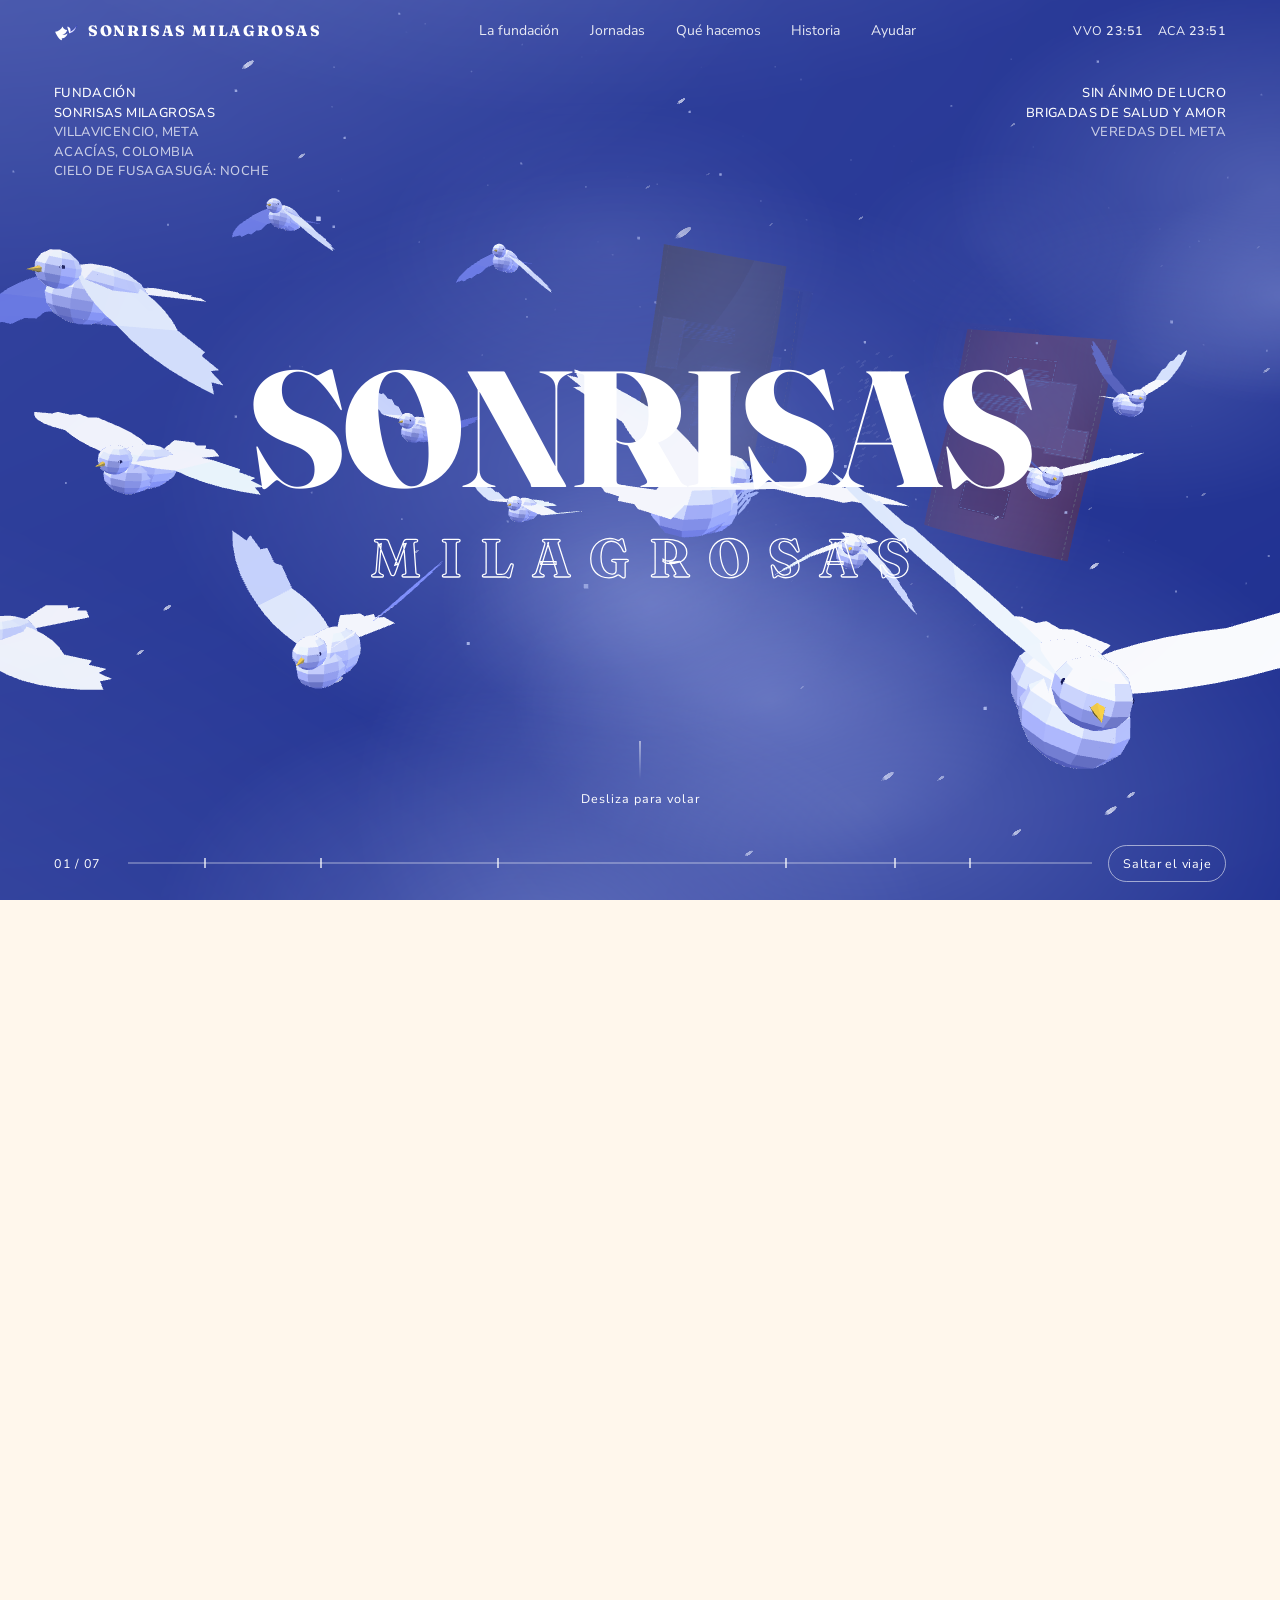
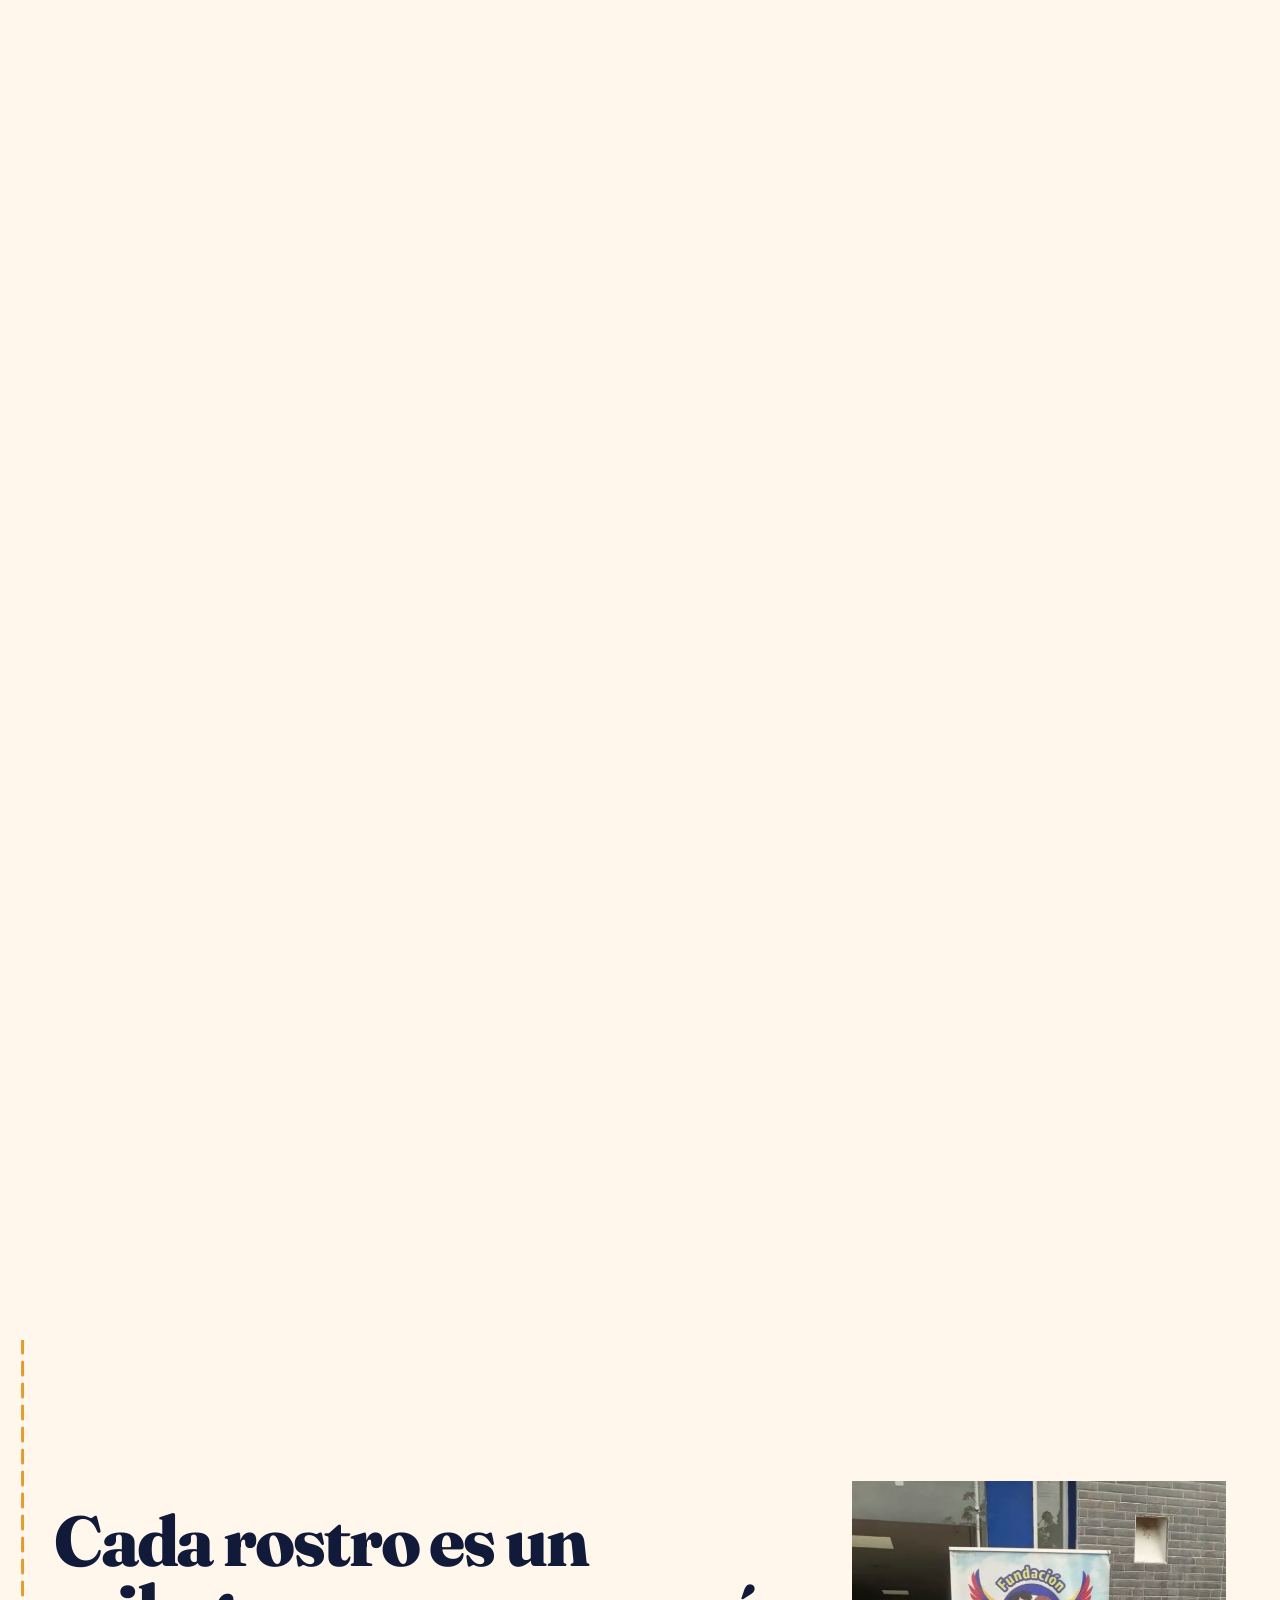
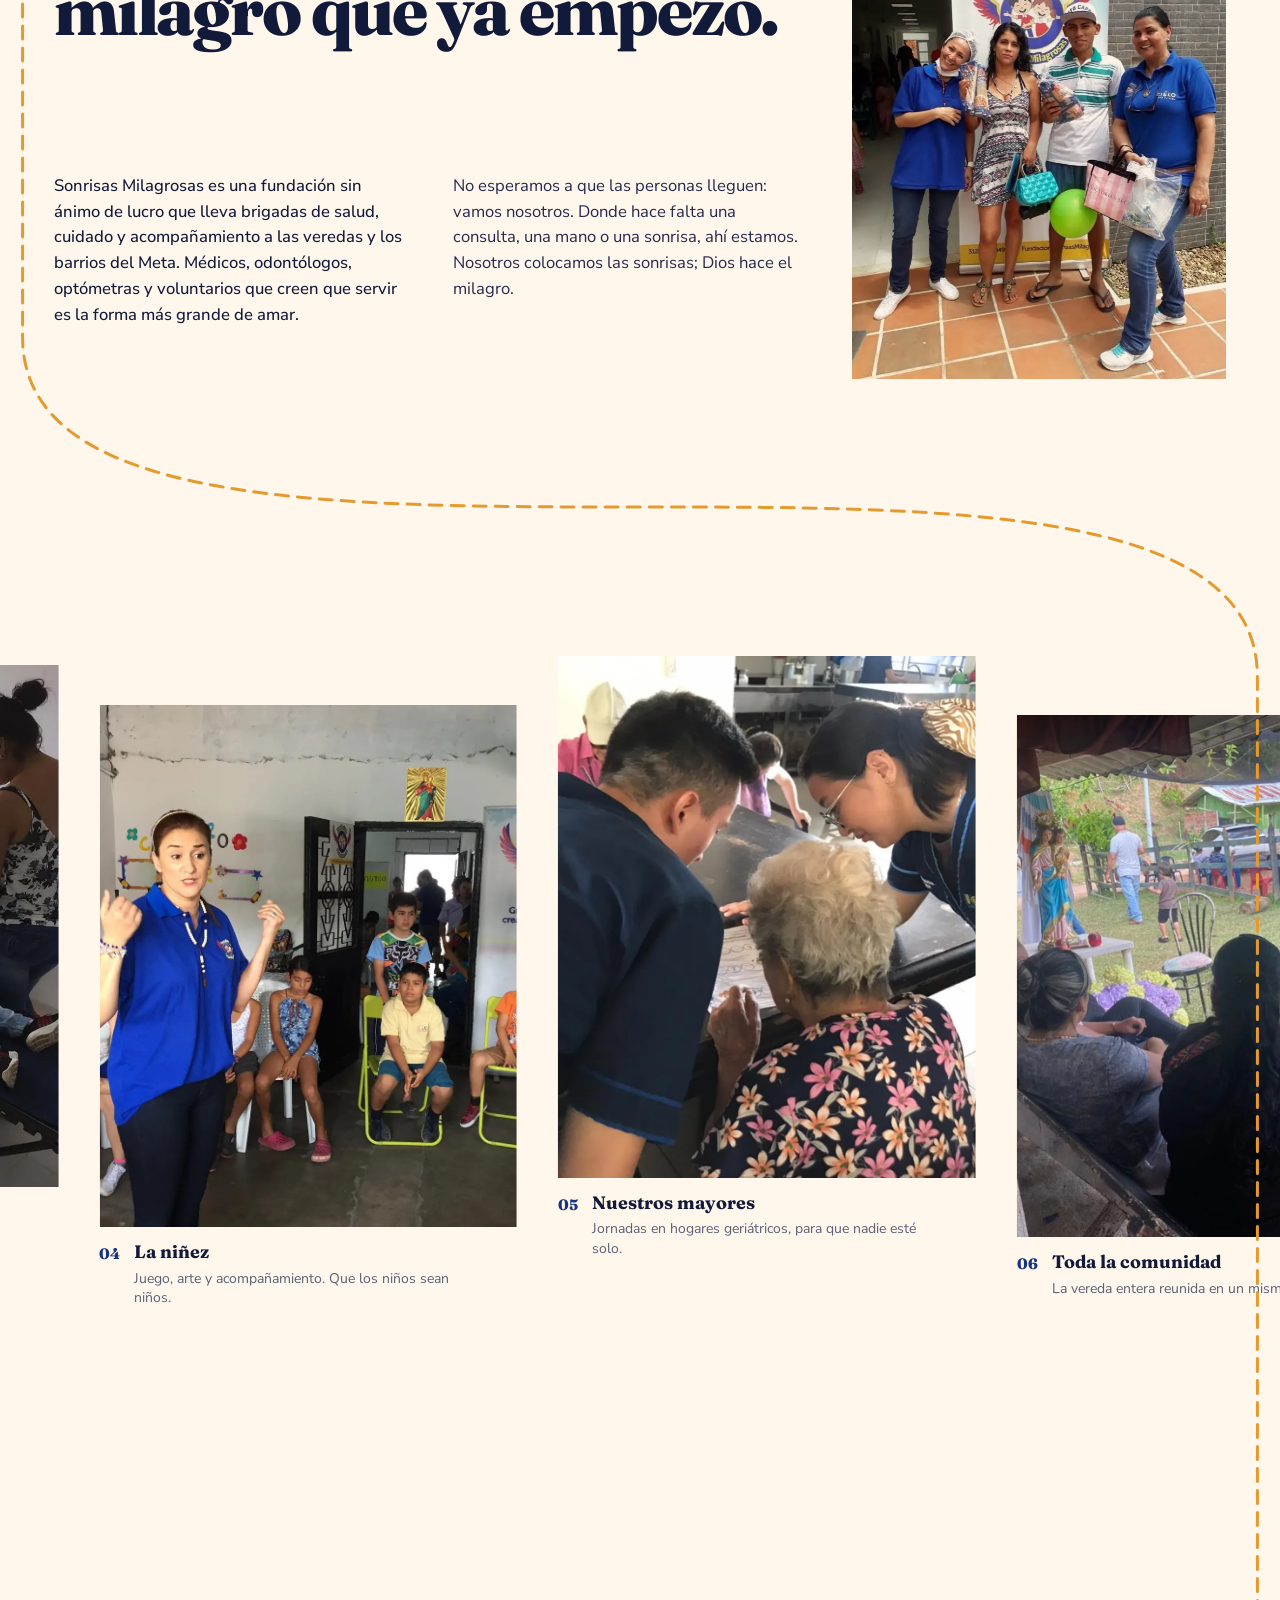
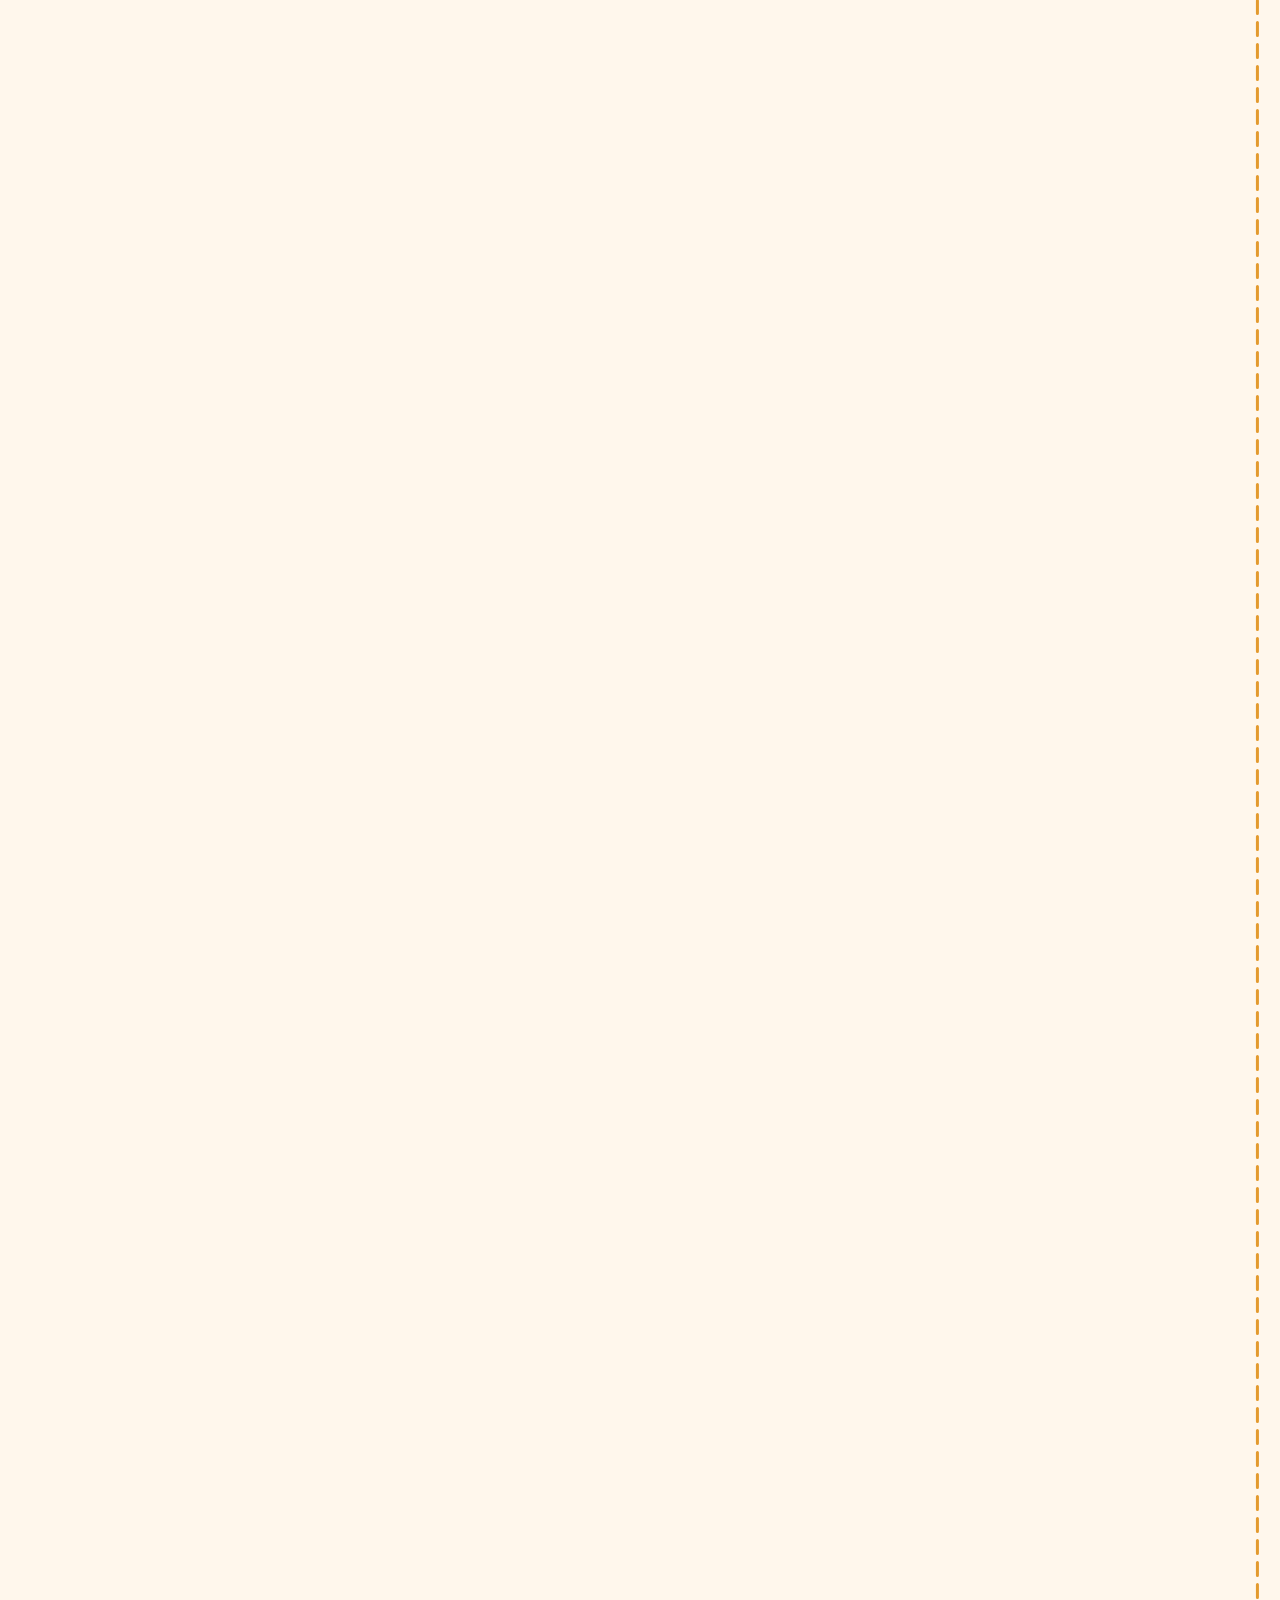
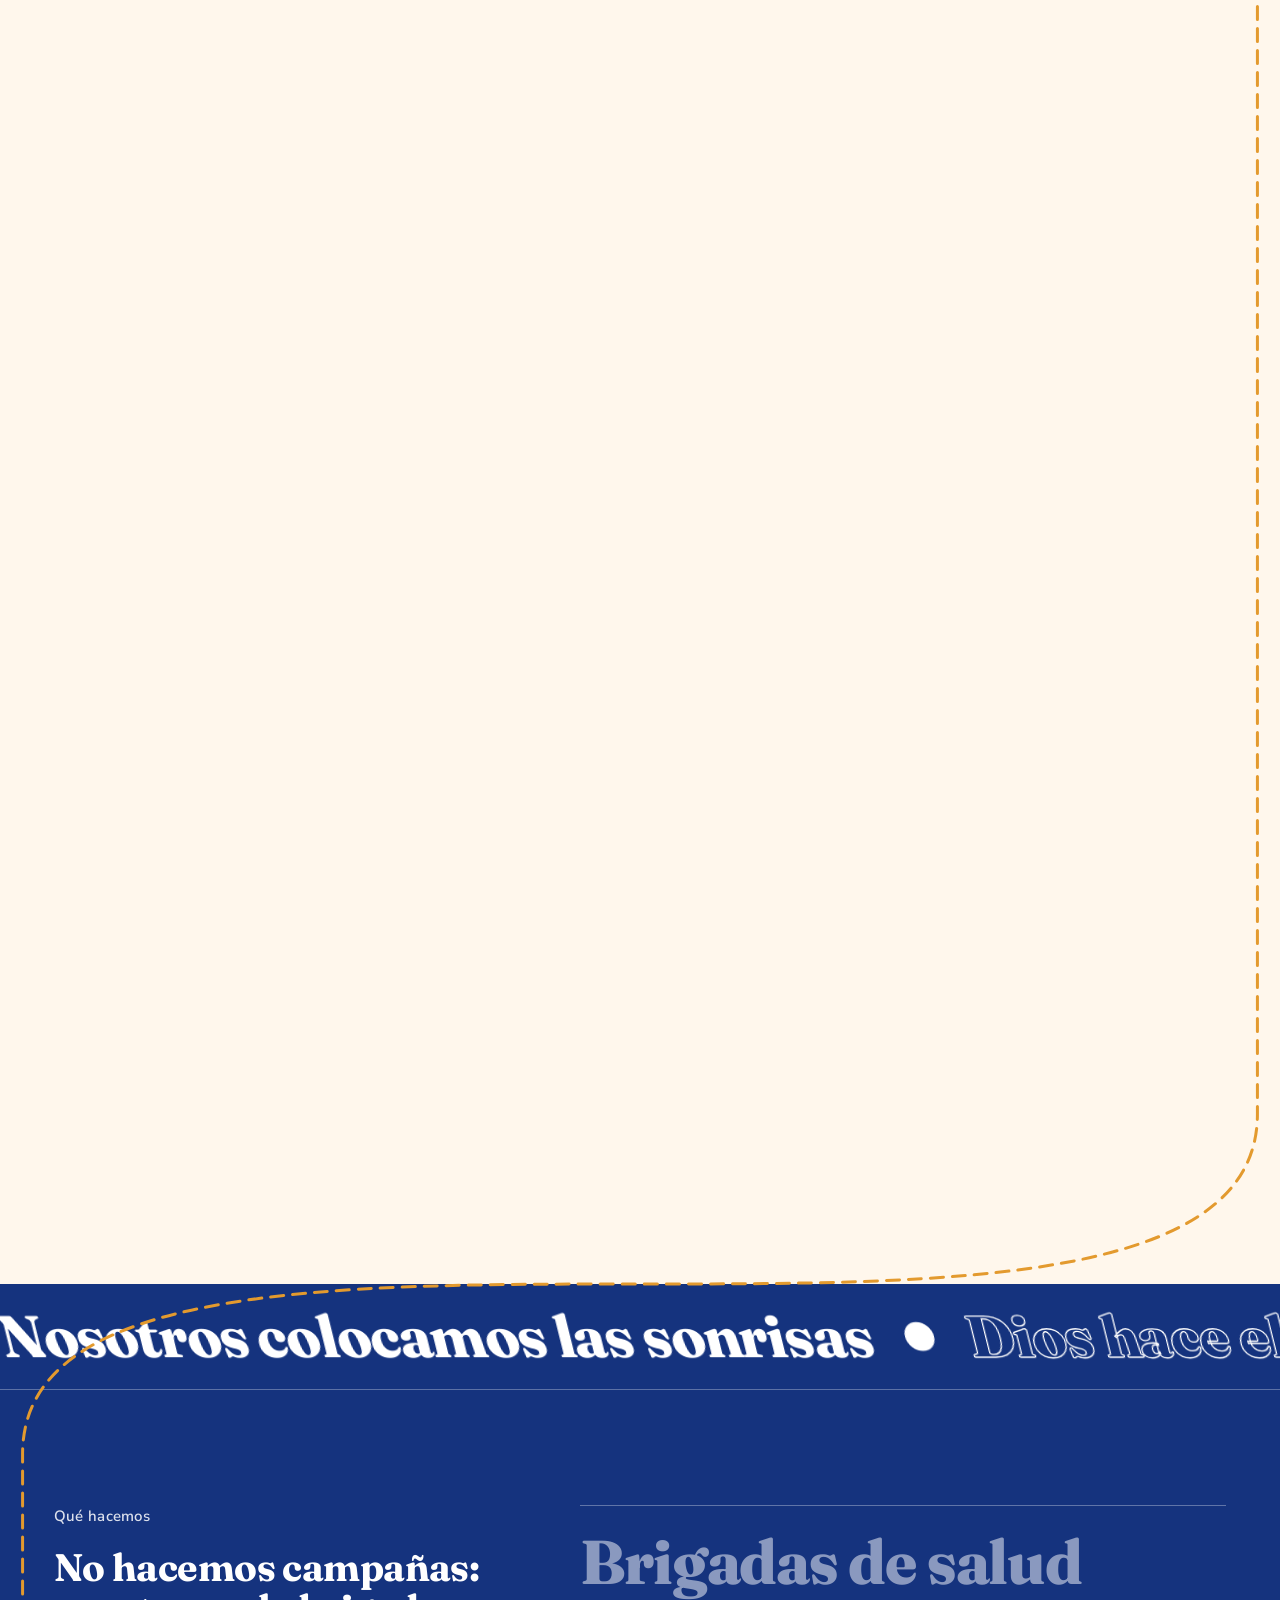
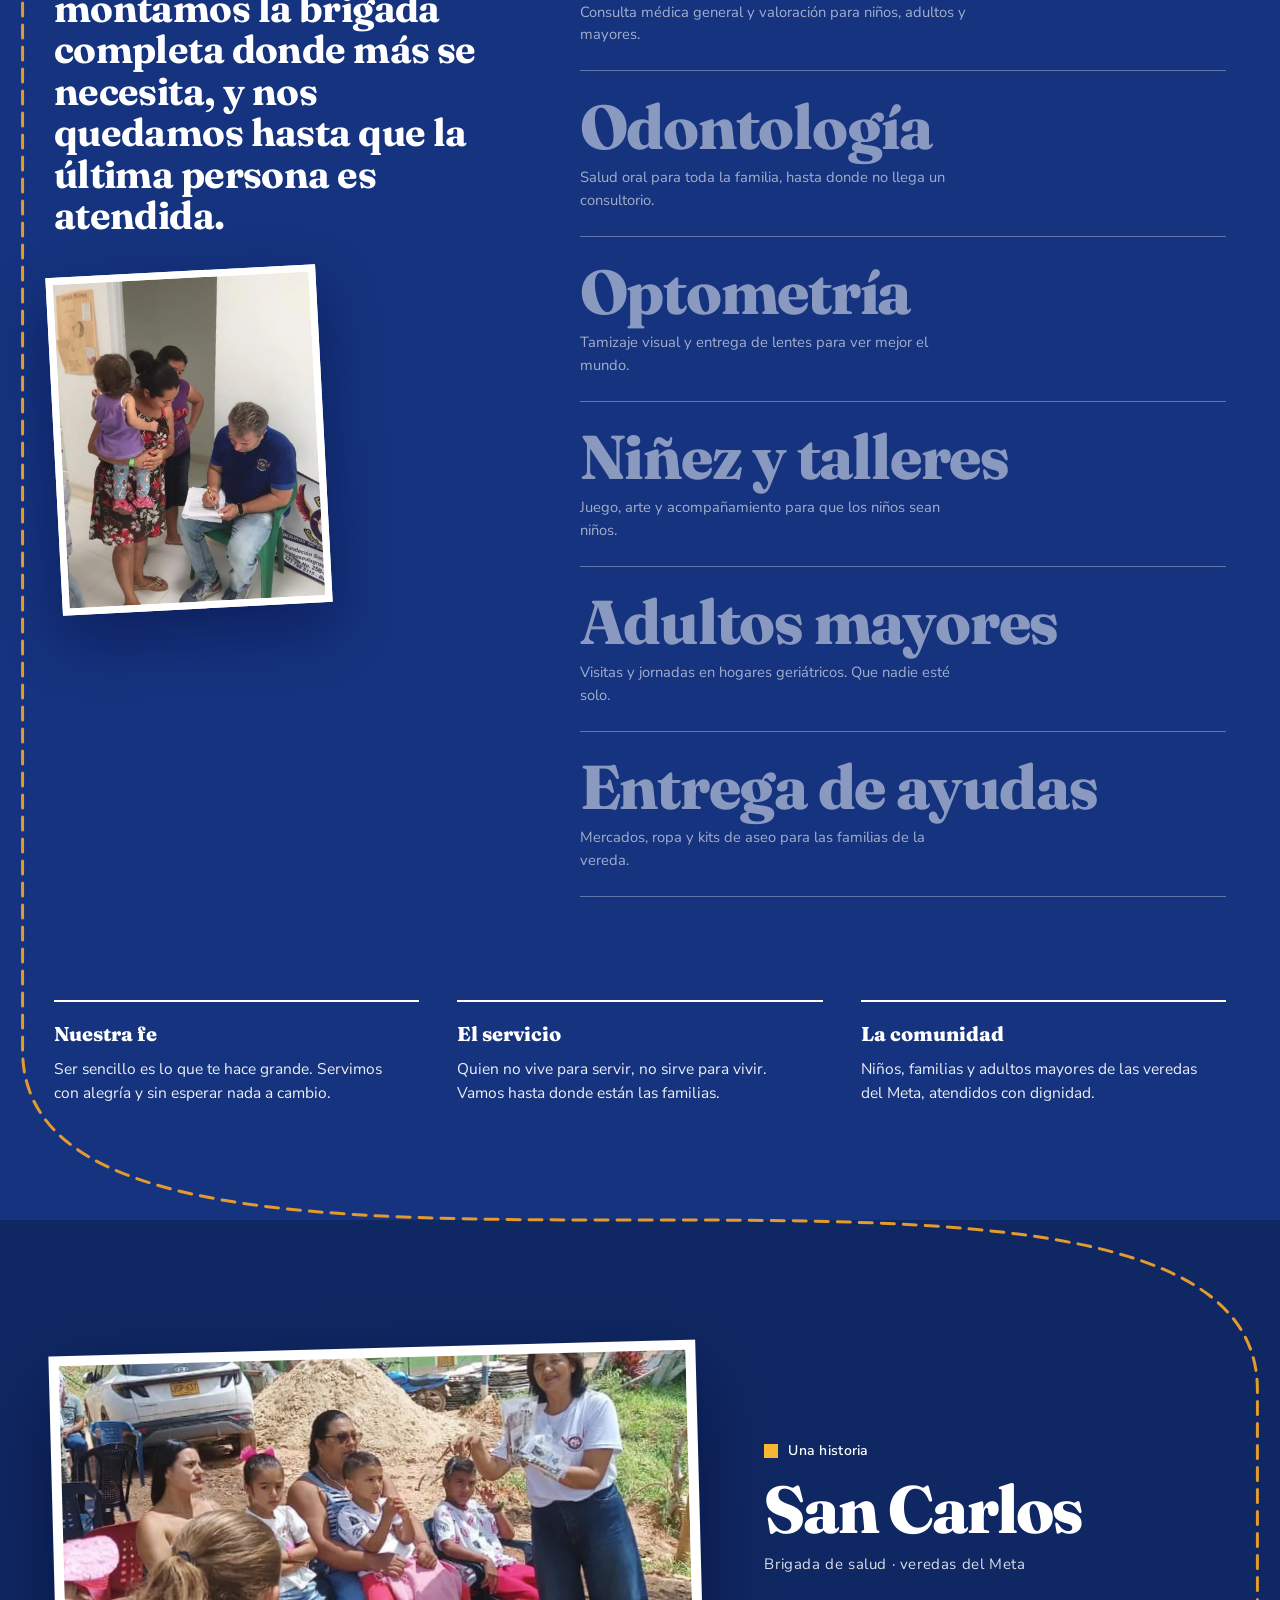
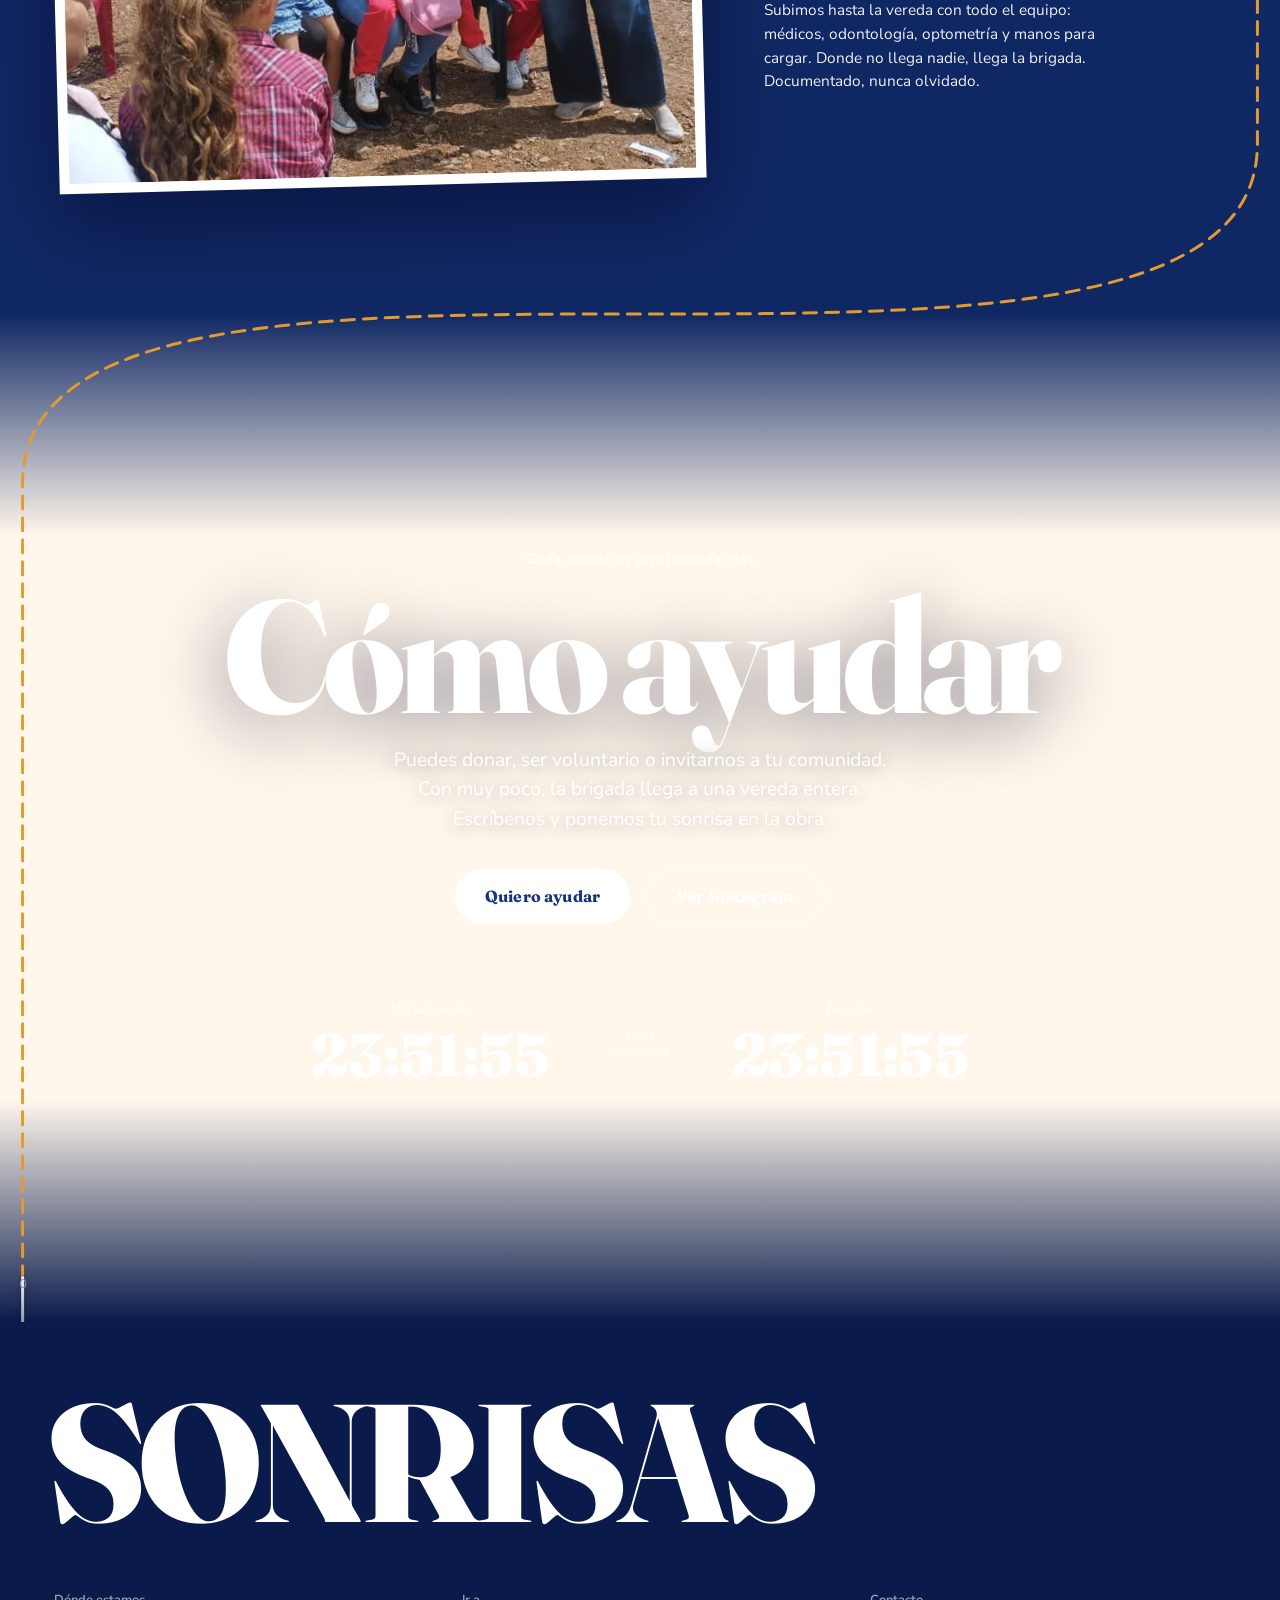
<file: 3d/index.html>
<!DOCTYPE html>
<html lang="es">
<head>
<meta charset="UTF-8">
<meta name="viewport" content="width=device-width, initial-scale=1, viewport-fit=cover">
<title>Fundación Sonrisas Milagrosas — El viaje de las aves de paz</title>
<meta name="description" content="Un viaje por las jornadas de la Fundación Sonrisas Milagrosas: brigadas de salud, cuidado y amor en las veredas del Meta. Nosotros colocamos las sonrisas, Dios hace el milagro.">
<meta name="theme-color" content="#15337e">
<meta property="og:type" content="website">
<meta property="og:title" content="Fundación Sonrisas Milagrosas">
<meta property="og:description" content="Nosotros colocamos las sonrisas, Dios hace el milagro. Un viaje por las veredas del Meta.">
<meta property="og:locale" content="es_CO">
<link rel="canonical" href="https://sonrisas-milagrosas.pages.dev/3d/">
<meta property="og:url" content="https://sonrisas-milagrosas.pages.dev/3d/">
<meta property="og:image" content="https://sonrisas-milagrosas.pages.dev/3d/img/og.jpg">
<meta property="og:image:width" content="1200">
<meta property="og:image:height" content="630">
<meta name="twitter:card" content="summary_large_image">
<meta name="twitter:image" content="https://sonrisas-milagrosas.pages.dev/3d/img/og.jpg">
<link rel="icon" href="data:image/svg+xml,%3Csvg xmlns='http://www.w3.org/2000/svg' viewBox='0 0 64 64'%3E%3Crect width='64' height='64' rx='14' fill='%2315337e'/%3E%3Cpath fill='%23fff' d='M14 40c6-2 10-6 13-12 2 5 6 8 12 8-3 5-9 9-15 9-4 0-8-2-10-5z'/%3E%3Cpath fill='%23f7b733' d='M39 20c4 0 7 3 7 7 0 6-5 13-13 16 2-4 3-8 2-12 4-2 6-5 4-11z'/%3E%3C/svg%3E">
<link rel="preload" as="script" href="js/three.min.js">
<link rel="preload" as="script" href="js/gsap.min.js">
<link rel="preconnect" href="https://fonts.googleapis.com">
<link rel="preconnect" href="https://fonts.gstatic.com" crossorigin>
<link href="https://fonts.googleapis.com/css2?family=Fraunces:opsz,wght@9..144,500;9..144,600;9..144,700&family=Nunito+Sans:wght@400;600;700;800;900&display=swap" rel="stylesheet">
<style>
:root{
  --cobalt:#15337e; --deep:#0f2763; --night:#0a1a4a;
  --studio:#fff7ec; --studio-2:#fdeed6; --white:#fff;
  --text:#121a3a; --muted:#5a6076; --taxi:#f7b733;
  --pad:clamp(18px,4.2vw,64px);
  --display:"Fraunces",Georgia,serif;
  --body:"Nunito Sans",system-ui,-apple-system,"Segoe UI",Roboto,sans-serif;
  --ease:cubic-bezier(.2,.7,.2,1);
  color-scheme:light;
}
*,*::before,*::after{box-sizing:border-box;margin:0;padding:0;}
html{scroll-behavior:smooth;-webkit-text-size-adjust:100%;}
html.lock{overflow:hidden;}
body{background:var(--studio);color:var(--text);font-family:var(--body);font-size:16px;line-height:1.55;-webkit-font-smoothing:antialiased;overflow-x:clip;}
@supports not (overflow:clip){ body{overflow-x:hidden;} }
img{display:block;max-width:100%;}
a{color:inherit;text-decoration:none;}
ul{list-style:none;}
button{font:inherit;color:inherit;background:none;border:0;cursor:pointer;}
::selection{background:var(--cobalt);color:#fff;}
:focus-visible{outline:2px solid currentColor;outline-offset:4px;border-radius:2px;}
.wrap{width:100%;max-width:1560px;margin:0 auto;padding-left:var(--pad);padding-right:var(--pad);}
.dove-ink{fill:var(--dove-ink,#1b27cf);} .dove-line{stroke:var(--dove-ink,#1b27cf);}

/* ---------- canvas 3D ---------- */
/* fondo fijo: se ve mientras llega el 3D, si no hay WebGL o si se pierde el contexto */
#sky-bg{position:fixed;left:0;top:0;width:100%;height:100%;z-index:0;pointer-events:none;
  background:radial-gradient(60% 45% at 22% 30%,rgba(120,140,255,.5),transparent 70%),radial-gradient(55% 40% at 78% 62%,rgba(110,130,255,.42),transparent 70%),var(--cobalt);}
#sky-gl{position:fixed;left:0;top:0;width:100%;height:100%;z-index:0;display:block;pointer-events:none;opacity:0;transition:opacity 1.1s ease;}
.sky-on #sky-gl{opacity:1;}
.gl-lost #sky-gl,.gl-off #sky-gl{visibility:hidden;}

/* ---------- loader ---------- */
#loader{position:fixed;inset:0;z-index:200;background:var(--cobalt);color:#fff;display:flex;align-items:center;justify-content:center;
  transition:transform .9s var(--ease),visibility 0s .9s;animation:loaderFail .8s 6s forwards;}
#loader.done{transform:translateY(-100%);visibility:hidden;}
@keyframes loaderFail{to{transform:translateY(-100%);visibility:hidden;}}
.loader-in{width:min(78vw,420px);--dove-ink:#1b27cf;}
.loader-dove{width:44px;height:44px;display:block;margin-bottom:18px;animation:hover 1.6s ease-in-out infinite;}
@keyframes hover{0%,100%{transform:translateY(0);}50%{transform:translateY(-6px);}}
.loader-wm{font-family:var(--display);font-weight:800;font-size:clamp(48px,14vw,84px);line-height:.9;letter-spacing:-.02em;}
.loader-row{display:flex;justify-content:space-between;margin-top:18px;padding-top:12px;border-top:1px solid rgba(255,255,255,.4);font-size:13px;letter-spacing:.04em;font-variant-numeric:tabular-nums;}

/* ---------- cursor (solo puntero fino) ---------- */
.cur{display:none;}
@media (hover:hover) and (pointer:fine){
  .cur{display:block;position:fixed;left:0;top:0;width:34px;height:34px;margin:-17px 0 0 -17px;border:1.5px solid #fff;border-radius:50%;z-index:150;pointer-events:none;mix-blend-mode:difference;opacity:0;transition:width .25s var(--ease),height .25s var(--ease),margin .25s var(--ease),opacity .3s,background .25s;}
  .cur.on{opacity:1;}
  .cur.big{width:74px;height:74px;margin:-37px 0 0 -37px;background:rgba(255,255,255,.12);}
}

/* ---------- nav ---------- */
nav{position:fixed;top:0;left:0;right:0;z-index:100;display:flex;align-items:center;justify-content:space-between;gap:20px;
  padding:calc(12px + env(safe-area-inset-top,0px)) calc(var(--pad) + env(safe-area-inset-right,0px)) 12px calc(var(--pad) + env(safe-area-inset-left,0px));
  color:#fff;transition:background .35s,transform .4s var(--ease);}
nav.solid{background:var(--cobalt);}
.wm{display:flex;align-items:center;gap:10px;font-family:var(--display);font-weight:800;letter-spacing:.12em;font-size:15px;min-height:36px;}
.wm svg{width:24px;height:24px;flex:none;}
.nav-links{display:flex;gap:clamp(16px,2.4vw,36px);font-size:14px;}
.nav-links a{position:relative;padding:8px 0;opacity:.88;}
.nav-links a::after{content:"";position:absolute;left:0;right:0;bottom:3px;height:1.5px;background:currentColor;transform:scaleX(0);transform-origin:left;transition:transform .3s var(--ease);}
.nav-links a:hover{opacity:1;} .nav-links a:hover::after{transform:scaleX(1);}
.nav-right{display:flex;align-items:center;gap:18px;}
.nav-clock{display:flex;gap:14px;font-size:12.5px;letter-spacing:.04em;font-variant-numeric:tabular-nums;opacity:.9;}
.nav-clock b{font-weight:600;}
.burger{display:none;width:44px;height:44px;position:relative;margin-right:-8px;}
.burger i{position:absolute;left:10px;right:10px;height:2px;background:#fff;transition:transform .35s var(--ease),top .35s var(--ease);}
.burger i:first-child{top:17px;} .burger i:last-child{top:25px;}
.burger[aria-expanded="true"] i:first-child{top:21px;transform:rotate(45deg);}
.burger[aria-expanded="true"] i:last-child{top:21px;transform:rotate(-45deg);}
@media (max-width:1180px){ .nav-clock{display:none;} }
@media (max-width:899px){ .nav-links{display:none;} .burger{display:block;} }

/* ---------- menú móvil ---------- */
.menu{position:fixed;inset:0;z-index:90;background:var(--cobalt);color:#fff;display:flex;flex-direction:column;justify-content:space-between;
  padding:calc(96px + env(safe-area-inset-top,0px)) var(--pad) calc(28px + env(safe-area-inset-bottom,0px));
  transform:translateY(-102%);visibility:hidden;transition:transform .6s var(--ease),visibility 0s .6s;overflow-y:auto;}
.menu.open{transform:none;visibility:visible;transition:transform .6s var(--ease),visibility 0s;}
.menu-links{display:flex;flex-direction:column;}
.menu-links a{font-family:var(--display);font-weight:800;font-size:min(calc((100vw - 2 * var(--pad)) / 9.7),76px);line-height:1.18;letter-spacing:-.02em;padding:4px 0;border-bottom:1px solid rgba(255,255,255,.22);}
.menu-foot{display:grid;gap:4px;font-size:14px;margin-top:28px;font-variant-numeric:tabular-nums;opacity:.92;}
.menu-foot b{font-weight:600;margin-left:6px;}

/* ---------- HERO ---------- */
.hero{position:relative;z-index:1;height:860vh;}
.hero-ui{position:sticky;top:0;height:100vh;height:100svh;color:#fff;display:flex;flex-direction:column;justify-content:space-between;
  padding:calc(84px + env(safe-area-inset-top,0px)) var(--pad) calc(18px + env(safe-area-inset-bottom,0px));overflow:hidden;}
.hero-meta{display:flex;justify-content:space-between;gap:24px;font-size:13px;line-height:1.5;font-weight:500;text-transform:uppercase;letter-spacing:.03em;will-change:opacity;}
.hero-meta span{opacity:.72;}
.hero-meta .r{text-align:right;}
.hero-core{flex:1;min-height:0;display:flex;align-items:center;justify-content:center;text-align:center;}
.hero-title{will-change:transform,opacity;}
.hero-title h1{font-family:var(--display);font-weight:800;line-height:.8;letter-spacing:-.025em;font-size:min(calc((100vw - 2 * var(--pad)) / 7.100),40svh,300px);display:flex;justify-content:center;overflow:hidden;padding:.06em 0 .1em;}
.hero-title h1 span{display:inline-block;}
.hero-title .sub{font-family:var(--display);font-weight:700;font-size:clamp(15px,min(4.200vw,8svh),62px);letter-spacing:.34em;margin-right:-.34em;-webkit-text-stroke:1.3px #fff;color:transparent;margin-top:.1em;}
.hero-foot{position:relative;display:grid;gap:14px;}
.cap{display:flex;align-items:flex-end;gap:16px;max-width:min(560px,100%);opacity:0;transform:translateY(14px);transition:opacity .5s var(--ease),transform .5s var(--ease);}
.cap.on{opacity:1;transform:none;}
.cap-n{font-family:var(--display);font-weight:800;font-size:clamp(44px,7vw,88px);line-height:.8;-webkit-text-stroke:1.3px #fff;color:transparent;font-variant-numeric:tabular-nums;}
.cap-t{font-family:var(--display);font-weight:800;font-size:clamp(22px,3.200vw,40px);line-height:1;letter-spacing:-.01em;}
.cap-s{margin-top:6px;font-size:clamp(13px,1.300vw,16px);line-height:1.35;opacity:.9;text-shadow:0 2px 18px rgba(4,6,48,.6);}
.hero-bar{display:flex;align-items:center;gap:16px;font-size:12.5px;letter-spacing:.06em;font-variant-numeric:tabular-nums;}
.bar-idx{flex:none;min-width:58px;}
.bar-line{position:relative;flex:1;height:2px;background:rgba(255,255,255,.28);}
.bar-line i{position:absolute;left:0;top:0;bottom:0;width:100%;background:#fff;transform-origin:left;transform:scaleX(0);}
.bar-tick{position:absolute;top:-14px;width:28px;height:30px;margin-left:-14px;padding:0;}
.bar-tick::before{content:"";position:absolute;left:13px;top:10px;width:2px;height:10px;background:rgba(255,255,255,.65);transition:height .2s,top .2s,background .2s;}
.bar-tick:hover::before,.bar-tick:focus-visible::before{top:5px;height:20px;background:#fff;}
.skip{flex:none;padding:8px 14px;border:1px solid rgba(255,255,255,.55);border-radius:40px;transition:background .25s,color .25s;}
.skip:hover{background:#fff;color:var(--cobalt);}
.hint{position:absolute;left:50%;bottom:74px;transform:translateX(-50%);display:flex;flex-direction:column;align-items:center;gap:10px;font-size:12.5px;letter-spacing:.08em;white-space:nowrap;pointer-events:none;}
.hint span{width:1.5px;height:38px;background:linear-gradient(#fff,rgba(255,255,255,0));animation:drip 1.7s ease-in-out infinite;transform-origin:top;}
@keyframes drip{0%{transform:scaleY(0);}60%{transform:scaleY(1);}100%{transform:scaleY(1);opacity:0;}}
@media (max-width:899px){
  .hero{height:680vh;}
  .hero-meta{font-size:11px;} .hero-meta .r{display:none;}
  .hero-bar{gap:10px;font-size:11.5px;} .skip{padding:7px 11px;}
  .hint{bottom:118px;}
}
@media (max-height:520px){ /* teléfono acostado */
  .hero-ui{padding-top:calc(60px + env(safe-area-inset-top,0px));}
  .hero-meta{display:none;} .cap-s{display:none;} .hint{display:none;}
  .cap-n{font-size:40px;} .cap-t{font-size:20px;}
}

/* ---------- contenido sobre el canvas ---------- */
main,.foot{position:relative;z-index:1;}

/* ---------- TALLER ---------- */
.taller{background:var(--studio);padding:clamp(88px,13vw,210px) 0 clamp(70px,10vw,160px);}
.taller .wrap{display:grid;grid-template-columns:minmax(0,8fr) minmax(0,4fr);column-gap:clamp(20px,4vw,70px);align-items:start;}
.statement{font-family:var(--display);font-weight:800;font-size:clamp(32px,5.500vw,98px);line-height:.98;letter-spacing:-.03em;grid-column:1;grid-row:1;}
.statement .w{display:inline-block;opacity:.14;transition:opacity .35s linear;}
.statement .w.lit{opacity:1;}
.statement .w.ring{position:relative;}
.statement .w.ring svg{position:absolute;left:-9%;top:-6%;width:118%;height:120%;overflow:visible;pointer-events:none;color:var(--cobalt);}
.statement .w.ring svg path{stroke-dasharray:1;stroke-dashoffset:1;transition:stroke-dashoffset 1s var(--ease) .15s;}
.statement .w.ring.lit svg path{stroke-dashoffset:0;}
.taller-dove{grid-column:2;grid-row:1 / span 2;width:100%;margin-top:clamp(-40px,-2vw,0px);mix-blend-mode:multiply;pointer-events:none;will-change:transform;}
.taller-cols{grid-column:1;grid-row:2;margin-top:clamp(36px,6vw,90px);display:grid;grid-template-columns:repeat(2,minmax(0,44ch));gap:clamp(20px,4vw,64px);font-size:clamp(16px,1.300vw,19px);color:#262a4d;}
.taller-cols p:first-child{font-weight:500;color:var(--text);}
@media (max-width:640px){
  .taller .wrap{grid-template-columns:1fr;}
  .taller-dove{grid-column:1;grid-row:1;width:min(74vw,330px);margin:0 0 -26px auto;}
  .statement{grid-row:2;}
  .taller-cols{grid-row:3;grid-template-columns:1fr;}
}

/* ---------- OBRA ---------- */
.obra{background:var(--studio);position:relative;}
.obra-sticky{position:sticky;top:0;height:100vh;height:100svh;overflow:hidden;display:flex;align-items:center;}
.obra-track{display:flex;align-items:center;gap:clamp(22px,3.200vw,56px);padding:0 var(--pad);will-change:transform;}
.obra-intro{flex:none;padding-right:clamp(0px,2vw,40px);}
.obra-intro h2{font-family:var(--display);font-weight:800;font-size:clamp(84px,min(13vw,26vh),230px);line-height:.8;letter-spacing:-.04em;color:var(--cobalt);white-space:nowrap;}
.obra-intro p{margin-top:22px;font-size:clamp(17px,1.500vw,22px);max-width:22ch;font-weight:500;}
.obra-count{margin-top:26px;font-size:14px;color:var(--muted);}
.obra-count b{font-family:var(--display);font-weight:800;font-size:22px;color:var(--text);margin-right:6px;}
.obra-swipe{display:none;}
.card{flex:none;}
.card.low{margin-top:clamp(40px,11vh,130px);}
.card-img{height:min(58vh,620px);height:min(58svh,620px);aspect-ratio:4/5;overflow:hidden;background:var(--studio-2);}
.card-img img{width:100%;height:100%;object-fit:cover;transition:transform 1.200s var(--ease);}
.card:hover .card-img img{transform:scale(1.04);}
.card figcaption{display:flex;gap:14px;margin-top:14px;max-width:38ch;}
.card figcaption span{font-family:var(--display);font-weight:800;font-size:15px;color:var(--cobalt);padding-top:1px;font-variant-numeric:tabular-nums;}
.card figcaption b{font-family:var(--display);font-weight:700;font-size:18px;line-height:1.15;}
.card figcaption p{font-size:14px;color:var(--muted);line-height:1.4;margin-top:3px;}
.obra-outro{flex:none;width:clamp(280px,30vw,480px);padding-right:var(--pad);}
.obra-outro p{font-family:var(--display);font-weight:800;font-size:clamp(30px,3.600vw,58px);line-height:1;letter-spacing:-.02em;margin-bottom:26px;}
.obra-outro small{display:block;margin-top:14px;font-size:14px;color:var(--muted);}
@media (max-width:899px), (prefers-reduced-motion:reduce){
  .obra{padding:8px 0 64px;height:auto !important;}
  .obra-sticky{position:static;height:auto;display:block;overflow:visible;}
  .obra-track{overflow-x:auto;scroll-snap-type:x mandatory;-webkit-overflow-scrolling:touch;align-items:flex-start;gap:16px;padding:0 var(--pad) 18px;scroll-padding-left:var(--pad);transform:none !important;scrollbar-width:none;}
  .obra-track::-webkit-scrollbar{display:none;}
  .obra-track > *{scroll-snap-align:start;}
  .obra-intro{width:min(74vw,340px);align-self:center;padding-right:0;}
  .obra-intro h2{font-size:min(17vw,84px);}
  .obra-swipe{display:flex;align-items:center;gap:10px;margin-top:22px;font-size:13px;color:var(--cobalt);font-weight:600;}
  .obra-swipe::after{content:"";width:44px;height:1.5px;background:var(--cobalt);}
  .card.low{margin-top:0;}
  .card-img{height:auto;width:min(74vw,340px,58svh);}
  .card figcaption{max-width:min(74vw,340px,58svh);}
  .obra-outro{width:min(74vw,340px);align-self:center;}
}

/* ---------- botones ---------- */
.btn{display:inline-flex;align-items:center;justify-content:center;min-height:54px;padding:14px 30px;border-radius:60px;font-family:var(--display);font-weight:700;font-size:16px;letter-spacing:.01em;transition:background .25s,color .25s,border-color .25s;will-change:transform;}
.btn-cobalt{background:var(--cobalt);color:#fff;} .btn-cobalt:hover{background:var(--night);}
.btn-white{background:#fff;color:var(--cobalt);} .btn-white:hover{background:var(--night);color:#fff;}
.btn-line{border:1.5px solid rgba(255,255,255,.75);color:#fff;} .btn-line:hover{background:#fff;color:var(--cobalt);border-color:#fff;}

/* ---------- LAB ---------- */
.lab{background:var(--cobalt);color:#fff;padding-bottom:clamp(70px,9vw,140px);position:relative;--dove-ink:#1b27cf;}
.marquee{overflow:hidden;white-space:nowrap;border-bottom:1px solid rgba(255,255,255,.3);padding:clamp(14px,1.800vw,26px) 0;}
.marquee-track{display:inline-flex;align-items:center;animation:marq 38s linear infinite;will-change:transform;}
.marquee span{font-family:var(--display);font-weight:800;font-size:clamp(26px,4.600vw,72px);letter-spacing:-.02em;line-height:1;}
.marquee span.o{-webkit-text-stroke:1.3px #fff;color:transparent;}
.marquee i{width:.5em;height:.5em;border-radius:50%;background:#fff;margin:0 clamp(18px,2.600vw,44px);font-size:clamp(26px,4.600vw,72px);flex:none;}
@keyframes marq{to{transform:translateX(-50%);}}
.lab-grid{display:grid;grid-template-columns:minmax(0,5fr) minmax(0,7fr);gap:clamp(28px,5vw,90px);padding-top:clamp(64px,9vw,140px);align-items:start;}
.lab-head{position:sticky;top:110px;}
.lab-head h2{font-size:15px;font-weight:600;letter-spacing:.02em;opacity:.85;margin-bottom:18px;}
.lab-head p{font-family:var(--display);font-weight:700;font-size:clamp(26px,3vw,46px);line-height:1.08;letter-spacing:-.015em;max-width:17ch;}
.tec li > div{min-width:0;}
.tec li{display:flex;align-items:center;justify-content:space-between;gap:clamp(12px,2vw,18px);padding:clamp(16px,1.900vw,28px) 0;border-top:1px solid rgba(255,255,255,.32);}
.tec li:last-child{border-bottom:1px solid rgba(255,255,255,.32);}
.tec b{display:block;font-family:var(--display);font-weight:800;font-size:clamp(19px,min(6.400vw,3.900vw + 12px),62px);line-height:1;letter-spacing:-.02em;transition:opacity .3s,transform .4s var(--ease);}
.tec p{margin-top:8px;font-size:clamp(14px,1.150vw,16px);opacity:.86;max-width:44ch;}
.tec img{flex:none;width:clamp(48px,15vw,64px);aspect-ratio:4/5;object-fit:cover;border:3px solid #fff;}
.lab-notes{display:grid;grid-template-columns:repeat(3,minmax(0,1fr));gap:clamp(20px,3vw,48px);margin-top:clamp(56px,8vw,120px);}
.lab-notes h3{font-family:var(--display);font-weight:800;font-size:20px;padding-top:16px;border-top:2px solid #fff;margin-bottom:8px;}
.lab-notes p{font-size:15.500px;opacity:.92;max-width:38ch;}
.lab-preview{display:none;}
@media (hover:hover) and (pointer:fine) and (min-width:900px){
  .tec img{display:none;}
  .tec b{opacity:.5;}
  .tec p{opacity:.6;transition:opacity .3s;}
  .tec li:hover b{opacity:1;transform:translateX(14px);}
  .tec li:hover p{opacity:.95;}
  .lab-preview{display:block;position:relative;width:min(270px,33vh);aspect-ratio:4/5;margin-top:34px;border:7px solid #fff;box-shadow:0 24px 60px rgba(4,6,48,.4);overflow:hidden;background:#fff;transform:rotate(-3deg);transition:transform .6s var(--ease);}
  .lab-preview.alt{transform:rotate(2.5deg);}
  .lab-preview.sw img{opacity:0;}
  .lab-preview img{width:100%;height:100%;object-fit:cover;transition:opacity .22s;}
}
@media (max-width:899px){
  .lab-grid{grid-template-columns:1fr;} .lab-head{position:static;}
  .lab-notes{grid-template-columns:1fr;}
}

/* ---------- ARCHIVO ---------- */
.archivo{background:var(--deep);color:#fff;padding:clamp(72px,10vw,160px) 0;overflow:hidden;}
.archivo-grid{display:grid;grid-template-columns:minmax(0,7fr) minmax(0,5fr);gap:clamp(28px,5vw,90px);align-items:center;}
.archivo-photo{border:clamp(6px,.800vw,12px) solid #fff;transform:rotate(-1.500deg);box-shadow:0 30px 80px rgba(2,3,30,.45);overflow:hidden;background:#fff;}
.archivo-photo img{width:100%;aspect-ratio:3/2;object-fit:cover;transform:scale(1.08);will-change:transform;}
.archivo-tag{display:flex;align-items:center;gap:10px;font-size:14px;font-weight:600;letter-spacing:.02em;}
.archivo-tag i{width:14px;height:14px;background:var(--taxi);flex:none;}
.archivo-meta h2{font-family:var(--display);font-weight:800;font-size:clamp(40px,5.200vw,90px);line-height:.88;letter-spacing:-.03em;margin:18px 0 14px;}
.archivo-meta h2 span{display:block;font-size:.34em;font-weight:700;letter-spacing:0;margin-top:.5em;opacity:.85;}
.coord{font-size:15px;font-variant-numeric:tabular-nums;letter-spacing:.04em;opacity:.85;}
.archivo-meta p{margin-top:22px;max-width:38ch;font-size:clamp(15px,1.200vw,17.500px);opacity:.93;}
@media (max-width:899px){ .archivo-grid{grid-template-columns:1fr;} .archivo-meta h2{font-size:min(13.500vw,84px);} }

/* ---------- PEDIDO (transparente: se ve el cielo 3D) ---------- */
.pedido{position:relative;min-height:112vh;min-height:112svh;display:flex;align-items:center;justify-content:center;text-align:center;color:#fff;padding:clamp(90px,12vw,170px) var(--pad);background:linear-gradient(var(--deep),rgba(18,27,156,0) 22%,rgba(10,14,69,0) 78%,var(--night));}
.pedido-in{position:relative;width:100%;max-width:1100px;min-width:0;}
.pedido-pre{font-size:15px;font-weight:600;letter-spacing:.02em;}
.pedido h2{font-family:var(--display);font-weight:800;font-size:min(12.500vw,25svh,172px);line-height:.84;letter-spacing:-.04em;margin:18px 0 22px;text-shadow:0 12px 70px rgba(4,6,48,.5);}
.pedido-txt{font-size:clamp(16px,1.500vw,20px);max-width:44ch;margin:0 auto;text-shadow:0 2px 20px rgba(4,6,48,.55);}
.pedido-cta{display:flex;flex-wrap:wrap;gap:14px;justify-content:center;margin-top:34px;}
.clocks{display:flex;justify-content:center;align-items:center;gap:clamp(18px,5vw,64px);margin-top:clamp(44px,6vw,80px);}
.clocks span{display:block;font-size:13.500px;font-weight:600;letter-spacing:.02em;opacity:.9;}
.clocks b{display:block;font-family:var(--display);font-weight:800;font-size:clamp(17px,5.600vw,60px);line-height:1.1;font-variant-numeric:tabular-nums;letter-spacing:-.01em;white-space:nowrap;}
.clocks-mid{font-size:12.500px;line-height:1.3;opacity:.8;}
@media (max-width:520px){ .clocks-mid{display:none;} .pedido-cta .btn{width:100%;} }

/* ---------- FOOTER ---------- */
.foot{background:var(--night);color:#fff;padding:clamp(48px,6vw,96px) 0 calc(26px + env(safe-area-inset-bottom,0px));overflow:hidden;}
.foot-wm{font-family:var(--display);font-weight:800;font-size:calc((min(100vw,1560px) - 2 * var(--pad)) / 7.000);line-height:.76;letter-spacing:-.045em;margin-left:-.04em;white-space:nowrap;}
.foot-cols{display:grid;grid-template-columns:repeat(3,minmax(0,1fr));gap:clamp(20px,4vw,60px);margin-top:clamp(40px,5vw,80px);font-size:15px;}
.foot-cols h3{font-size:13px;font-weight:600;opacity:.6;margin-bottom:10px;}
.foot-cols p{line-height:1.9;} .foot-cols p + p{margin-top:8px;}
.foot-cols a{border-bottom:1px solid rgba(255,255,255,.35);transition:border-color .2s;} .foot-cols a:hover{border-color:#fff;}
.foot-base{display:flex;justify-content:space-between;flex-wrap:wrap;gap:8px 24px;margin-top:clamp(36px,5vw,70px);padding-top:18px;border-top:1px solid rgba(255,255,255,.22);font-size:13px;opacity:.7;}
@media (max-width:640px){ .foot-cols{grid-template-columns:1fr 1fr;} }

/* ---------- movimiento reducido ---------- */
@media (prefers-reduced-motion:reduce){
  html{scroll-behavior:auto;}
  .marquee-track,.hint span,.loader-dove{animation:none;}
  .statement .w{opacity:1;}
  .hero{height:320vh;}
}

/* ---------- v6: obra tocable, costura, giroscopio, tela ---------- */
.gyro-row{min-height:0;margin-top:10px;}
.gyro{padding:8px 14px;border:1px solid rgba(255,255,255,.6);border-radius:40px;font-size:12.5px;color:#fff;background:rgba(10,14,69,.25);}
.gyro[hidden]{display:none;}
.piece{position:absolute;left:0;bottom:44px;display:flex;align-items:flex-start;gap:16px;max-width:min(440px,100%);opacity:0;visibility:hidden;transform:translateY(16px);transition:opacity .45s var(--ease),transform .45s var(--ease),visibility 0s .45s;}
.piece.on{opacity:1;visibility:visible;transform:none;transition:opacity .45s var(--ease) .15s,transform .45s var(--ease) .15s,visibility 0s;}
.piece-n{font-family:var(--display);font-weight:800;font-size:clamp(44px,7vw,88px);line-height:.8;-webkit-text-stroke:1.3px #fff;color:transparent;}
.piece-t{font-family:var(--display);font-weight:800;font-size:clamp(22px,3.2vw,40px);line-height:1;letter-spacing:-.01em;}
.piece p{margin-top:8px;font-size:clamp(14px,1.3vw,16px);line-height:1.4;text-shadow:0 2px 18px rgba(4,6,48,.6);max-width:38ch;}
.piece-act{display:flex;flex-wrap:wrap;gap:10px;margin-top:16px;}
.piece-act .btn{min-height:46px;padding:10px 22px;font-size:14.5px;}
.hero-ui.focus .cap{opacity:0;transform:translateY(14px);}
@media (max-height:520px){ .piece p{display:none;} .piece-n{font-size:40px;} .piece-t{font-size:20px;} }
@media (hover:hover) and (pointer:fine){
  .cur.see{width:86px;height:86px;margin:-43px 0 0 -43px;background:rgba(255,255,255,.14);}
  .cur.see::after{content:"Ver";position:absolute;inset:0;display:flex;align-items:center;justify-content:center;font-family:var(--display);font-weight:700;font-size:14px;color:#fff;}
}
main{position:relative;}
.seam{position:absolute;inset:0;z-index:5;pointer-events:none;overflow:hidden;}
.seam svg{position:absolute;left:0;top:0;overflow:visible;}
.seam path{fill:none;stroke:#e39a2e;stroke-width:3;stroke-dasharray:13 9;stroke-linecap:round;}
.needle{position:absolute;left:0;top:0;width:3px;height:46px;border-radius:2px 2px 0 0;background:linear-gradient(#f6f8fc,#8f99b8);box-shadow:0 0 0 1px rgba(13,16,51,.3),0 2px 10px rgba(4,6,48,.35);transform-origin:50% 100%;will-change:transform;}
.needle::before{content:"";position:absolute;left:-1.5px;top:3px;width:6px;height:9px;border:1.5px solid #8f99b8;border-radius:50%;background:transparent;}
.gl-obra .obra{background:transparent;}
.gl-obra .card.gl .card-img{background:transparent;}
.gl-obra .card.gl .card-img img{opacity:0;}

html.lenis,html.lenis body{height:auto;}
.lenis.lenis-smooth{scroll-behavior:auto !important;}
.lenis.lenis-stopped{overflow:hidden;}

</style>
</head>
<body>

<svg width="0" height="0" style="position:absolute" aria-hidden="true">
  <symbol id="dove" viewBox="0 0 64 44">
    <path fill="currentColor" d="M3 30c9-1 16-6 20-14 1.6 5.4 6 9 12 9.2-1 6-5.5 11-13 12.6 5.2 1.4 10.4-.4 14-4-1 7.6-7.4 13.4-15.3 13.4C24 60.2 10 48 3 30z" transform="translate(0,-6)"/>
    <path fill="currentColor" class="dove-line" d="M35 10c5.6 0 9.8 4 9.8 9.6 0 1.2-.2 2.3-.5 3.4C50 20 56 15 60 8c-2 10-9 18-19 20.6"/>
  </symbol>
</svg>

<div id="sky-bg" aria-hidden="true"></div>
<canvas id="sky-gl" aria-hidden="true"></canvas>

<div id="loader" role="status" aria-live="polite">
  <div class="loader-in">
    <svg class="loader-dove" aria-hidden="true"><use href="#dove"/></svg>
    <div class="loader-wm">Sonrisas Milagrosas</div>
    <div class="loader-row"><span>Abriendo el cielo</span><span id="load-n">000</span></div>
  </div>
</div>

<div class="cur" id="cur" aria-hidden="true"></div>

<nav id="nav" aria-label="Principal">
  <a href="#top" class="wm" aria-label="Sonrisas Milagrosas, inicio"><svg aria-hidden="true"><use href="#dove"/></svg><span>SONRISAS MILAGROSAS</span></a>
  <div class="nav-links">
    <a href="#taller">La fundación</a>
    <a href="#obra">Jornadas</a>
    <a href="#lab">Qué hacemos</a>
    <a href="#archivo">Historia</a>
    <a href="#pedido">Ayudar</a>
  </div>
  <div class="nav-right">
    <div class="nav-clock" aria-hidden="true"><span>VVO <b data-clock="America/Bogota" data-fmt="hm">--:--</b></span><span>ACA <b data-clock="America/Bogota" data-fmt="hm">--:--</b></span></div>
    <button id="burger" class="burger" aria-label="Abrir menú" aria-expanded="false" aria-controls="menu"><i></i><i></i></button>
  </div>
</nav>

<div id="menu" class="menu" aria-hidden="true">
  <div class="menu-links">
    <a href="#taller">La fundación</a>
    <a href="#obra">Jornadas</a>
    <a href="#lab">Qué hacemos</a>
    <a href="#archivo">Historia</a>
    <a href="#pedido">Ayudar</a>
  </div>
  <div class="menu-foot">
    <div>Villavicencio <b data-clock="America/Bogota" data-fmt="hm">--:--</b></div>
    <div>Acacías <b data-clock="America/Bogota" data-fmt="hm">--:--</b></div>
    <div>Nosotros colocamos las sonrisas, Dios hace el milagro</div>
  </div>
</div>

<!-- ================= HERO: el viaje ================= -->
<header class="hero" id="top">
  <div class="hero-ui" id="hero-ui">
    <div class="hero-meta" id="hero-meta">
      <p>Fundación<br>Sonrisas Milagrosas<br><span>Villavicencio, Meta<br>Acacías, Colombia</span><br><span id="sky-label"></span></p>
      <p class="r">Sin ánimo de lucro<br>Brigadas de salud y amor<br><span>Veredas del Meta</span></p>
    </div>

    <div class="gyro-row"><button id="gyro" class="gyro" type="button" hidden>Mover con el teléfono</button></div>

    <div class="hero-core">
      <div class="hero-title" id="hero-title">
        <h1 aria-label="SONRISAS"><span>S</span><span>O</span><span>N</span><span>R</span><span>I</span><span>S</span><span>A</span><span>S</span></h1>
        <div class="sub">MILAGROSAS</div>
      </div>
    </div>

    <div class="hero-foot">
      <div class="cap" id="cap" aria-live="polite">
        <div class="cap-n" id="cap-n">01</div>
        <div>
          <div class="cap-t" id="cap-t">El amanecer</div>
          <div class="cap-s" id="cap-s">Nosotros colocamos las sonrisas, Dios hace el milagro.</div>
        </div>
      </div>
      <div class="piece" id="piece" aria-live="polite">
        <div class="piece-n" id="piece-n">01</div>
        <div class="piece-body">
          <div class="piece-t" id="piece-t"></div>
          <p id="piece-d"></p>
          <div class="piece-act">
            <a class="btn btn-white" id="piece-go" href="#pedido">Quiero ayudar</a>
            <button class="btn btn-line" id="piece-close" type="button">Seguir volando</button>
          </div>
        </div>
      </div>
      <div class="hero-bar">
        <span class="bar-idx" id="bar-idx">01 / 07</span>
        <div class="bar-line" aria-hidden="true"><i id="bar-fill"></i><em style="left:6%"></em><em style="left:17.600%"></em><em style="left:36.500%"></em><em style="left:61.200%"></em><em style="left:70.600%"></em><em style="left:90%"></em></div>
        <a href="#taller" class="skip">Saltar el viaje</a>
      </div>
      <div class="hint" id="hint" aria-hidden="true"><span></span>Desliza para volar</div>
    </div>
  </div>
</header>

<main id="main">
  <div class="seam" id="seam" aria-hidden="true"><svg><path/></svg><i class="needle" id="needle"></i></div>

  <!-- ================= LA FUNDACIÓN ================= -->
  <section class="taller" id="taller">
    <div class="wrap">
      <img class="taller-dove" src="img/dove.webp" alt="Voluntarios y familias en una jornada de la Fundación Sonrisas Milagrosas" loading="lazy" decoding="async">
      <h2 class="statement" id="statement">Cada rostro es un milagro que ya empezó.</h2>
      <div class="taller-cols">
        <p>Sonrisas Milagrosas es una fundación sin ánimo de lucro que lleva brigadas de salud, cuidado y acompañamiento a las veredas y los barrios del Meta. Médicos, odontólogos, optómetras y voluntarios que creen que servir es la forma más grande de amar.</p>
        <p>No esperamos a que las personas lleguen: vamos nosotros. Donde hace falta una consulta, una mano o una sonrisa, ahí estamos. Nosotros colocamos las sonrisas; Dios hace el milagro.</p>
      </div>
    </div>
  </section>

  <!-- ================= JORNADAS: paseo horizontal ================= -->
  <section class="obra" id="obra" aria-label="Jornadas">
    <div class="obra-sticky">
      <div class="obra-track" id="obra-track">
        <div class="obra-intro">
          <h2>Jornadas</h2>
          <p>Salud, cuidado y amor, llevados hasta la última casa. Cada jornada, una sonrisa que se queda.</p>
          <div class="obra-count"><b>07</b> servicios en una sola jornada</div>
          <div class="obra-swipe" aria-hidden="true">Desliza</div>
        </div>

        <figure class="card" data-k="05">
          <div class="card-img"><img src="img/05.webp" alt="Brigada de salud: consulta médica a una familia" loading="lazy" decoding="async"></div>
          <figcaption><span>01</span><div><b>Brigada de salud</b><p>Consulta médica general y valoración para toda la familia.</p></div></figcaption>
        </figure>
        <figure class="card low" data-k="02">
          <div class="card-img"><img src="img/02.webp" alt="Jornada de odontología" loading="lazy" decoding="async"></div>
          <figcaption><span>02</span><div><b>Odontología</b><p>Revisión y tratamiento dental para toda la comunidad.</p></div></figcaption>
        </figure>
        <figure class="card" data-k="04">
          <div class="card-img"><img src="img/04.webp" alt="Jornada de optometría" loading="lazy" decoding="async"></div>
          <figcaption><span>03</span><div><b>Optometría</b><p>Tamizaje visual y entrega de lentes para ver mejor.</p></div></figcaption>
        </figure>
        <figure class="card low" data-k="07">
          <div class="card-img"><img src="img/07.webp" alt="Acompañamiento a los niños" loading="lazy" decoding="async"></div>
          <figcaption><span>04</span><div><b>La niñez</b><p>Juego, arte y acompañamiento. Que los niños sean niños.</p></div></figcaption>
        </figure>
        <figure class="card" data-k="08">
          <div class="card-img"><img src="img/08.webp" alt="Jornada con adultos mayores" loading="lazy" decoding="async"></div>
          <figcaption><span>05</span><div><b>Nuestros mayores</b><p>Jornadas en hogares geriátricos, para que nadie esté solo.</p></div></figcaption>
        </figure>
        <figure class="card low" data-k="06">
          <div class="card-img"><img src="img/06.webp" alt="La comunidad reunida" loading="lazy" decoding="async"></div>
          <figcaption><span>06</span><div><b>Toda la comunidad</b><p>La vereda entera reunida en un mismo día.</p></div></figcaption>
        </figure>
        <figure class="card" data-k="01">
          <div class="card-img"><img src="img/01.webp" alt="Entrega de ayudas" loading="lazy" decoding="async"></div>
          <figcaption><span>07</span><div><b>Entrega de ayudas</b><p>Mercados, ropa y lo necesario, con cariño.</p></div></figcaption>
        </figure>

        <div class="obra-outro">
          <p>¿Quieres que la próxima jornada sea posible?</p>
          <a class="btn btn-cobalt" href="#pedido">Quiero ayudar</a>
          <small>Con poco, llega la brigada a una vereda entera.</small>
        </div>
      </div>
    </div>
  </section>

  <!-- ================= QUÉ HACEMOS ================= -->
  <section class="lab" id="lab">
    <div class="marquee" aria-hidden="true"><div class="marquee-track" id="marquee-track">
      <span>Nosotros colocamos las sonrisas</span><i></i><span class="o">Dios hace el milagro</span><i></i><span>Villavicencio ↔ Acacías</span><i></i><span class="o">Servir es amar</span><i></i><span>Nosotros colocamos las sonrisas</span><i></i><span class="o">Dios hace el milagro</span><i></i><span>Villavicencio ↔ Acacías</span><i></i><span class="o">Servir es amar</span><i></i>
    </div></div>

    <div class="wrap lab-grid">
      <div class="lab-head">
        <h2>Qué hacemos</h2>
        <p>No hacemos campañas: montamos la brigada completa donde más se necesita, y nos quedamos hasta que la última persona es atendida.</p>
        <div class="lab-preview" id="lab-preview" aria-hidden="true"><img alt=""></div>
      </div>
      <ul class="tec" id="tec">
        <li data-k="05"><div><b>Brigadas de salud</b><p>Consulta médica general y valoración para niños, adultos y mayores.</p></div><img alt="" loading="lazy" decoding="async"></li>
        <li data-k="02"><div><b>Odontología</b><p>Salud oral para toda la familia, hasta donde no llega un consultorio.</p></div><img alt="" loading="lazy" decoding="async"></li>
        <li data-k="04"><div><b>Optometría</b><p>Tamizaje visual y entrega de lentes para ver mejor el mundo.</p></div><img alt="" loading="lazy" decoding="async"></li>
        <li data-k="07"><div><b>Niñez y talleres</b><p>Juego, arte y acompañamiento para que los niños sean niños.</p></div><img alt="" loading="lazy" decoding="async"></li>
        <li data-k="08"><div><b>Adultos mayores</b><p>Visitas y jornadas en hogares geriátricos. Que nadie esté solo.</p></div><img alt="" loading="lazy" decoding="async"></li>
        <li data-k="01"><div><b>Entrega de ayudas</b><p>Mercados, ropa y kits de aseo para las familias de la vereda.</p></div><img alt="" loading="lazy" decoding="async"></li>
      </ul>
    </div>

    <div class="wrap lab-notes">
      <div><h3>Nuestra fe</h3><p>Ser sencillo es lo que te hace grande. Servimos con alegría y sin esperar nada a cambio.</p></div>
      <div><h3>El servicio</h3><p>Quien no vive para servir, no sirve para vivir. Vamos hasta donde están las familias.</p></div>
      <div><h3>La comunidad</h3><p>Niños, familias y adultos mayores de las veredas del Meta, atendidos con dignidad.</p></div>
    </div>
  </section>

  <!-- ================= HISTORIA ================= -->
  <section class="archivo" id="archivo">
    <div class="wrap archivo-grid">
      <figure class="archivo-photo" id="archivo-photo">
        <img src="img/taxi.webp" alt="Brigada de salud de la fundación en una vereda del Meta" loading="lazy" decoding="async">
      </figure>
      <div class="archivo-meta">
        <div class="archivo-tag"><i></i>Una historia</div>
        <h2>San Carlos</h2>
        <div class="coord">Brigada de salud · veredas del Meta</div>
        <p>Subimos hasta la vereda con todo el equipo: médicos, odontología, optometría y manos para cargar. Donde no llega nadie, llega la brigada. Documentado, nunca olvidado.</p>
      </div>
    </div>
  </section>

  <!-- ================= CÓMO AYUDAR ================= -->
  <section class="pedido" id="pedido">
    <div class="pedido-in">
      <p class="pedido-pre">Cada aporte es una jornada más</p>
      <h2>Cómo ayudar</h2>
      <p class="pedido-txt">Puedes donar, ser voluntario o invitarnos a tu comunidad. Con muy poco, la brigada llega a una vereda entera. Escríbenos y ponemos tu sonrisa en la obra.</p>
      <div class="pedido-cta">
        <a class="btn btn-white" id="cta-mail" href="mailto:hola@sonrisasmilagrosas.org?subject=Quiero%20ayudar">Quiero ayudar</a>
        <a class="btn btn-line" id="cta-ig" href="https://www.instagram.com/fund._sonrisas_milagrosas/" target="_blank" rel="noopener">Ver Instagram</a>
      </div>
      <div class="clocks">
        <div><span>Villavicencio</span><b data-clock="America/Bogota" data-fmt="hms">--:--:--</b></div>
        <div class="clocks-mid">Meta<br>Colombia</div>
        <div><span>Acacías</span><b data-clock="America/Bogota" data-fmt="hms">--:--:--</b></div>
      </div>
    </div>
  </section>

</main>

<footer class="foot">
  <div class="wrap">
    <div class="foot-wm" aria-hidden="true">SONRISAS</div>
    <div class="foot-cols">
      <div><h3>Dónde estamos</h3><p>Villavicencio, Meta<br>Acacías, Meta</p><p>Veredas del Meta, Colombia</p></div>
      <div><h3>Ir a</h3><p><a href="#taller">La fundación</a><br><a href="#obra">Jornadas</a><br><a href="#lab">Qué hacemos</a><br><a href="#archivo">Historia</a><br><a href="#pedido">Ayudar</a></p></div>
      <div><h3>Contacto</h3><p><a id="foot-mail" href="mailto:hola@sonrisasmilagrosas.org">hola@sonrisasmilagrosas.org</a><br><a id="foot-ig" href="https://www.instagram.com/fund._sonrisas_milagrosas/" target="_blank" rel="noopener">Instagram</a></p><p>Fundación sin ánimo de lucro</p></div>
    </div>
    <div class="foot-base"><span>Fundación Sonrisas Milagrosas — Meta, Colombia</span><span>Sitio diseñado por BASHI</span></div>
  </div>
</footer>

<script>
(function(){
'use strict';

/* ============================================================
   CONFIG — cambia aquí el contacto real de la marca
   ============================================================ */
var CONFIG = {
  email: 'hola@sonrisasmilagrosas.org',
  instagram: 'https://www.instagram.com/fund._sonrisas_milagrosas/'
};

var TEX = {"01": {"u": "img/t-01.webp", "a": 1.0}, "02": {"u": "img/t-02.webp", "a": 1.0}, "04": {"u": "img/t-04.webp", "a": 0.75}, "05": {"u": "img/t-05.webp", "a": 0.75}, "06": {"u": "img/t-06.webp", "a": 0.8}, "07": {"u": "img/t-07.webp", "a": 1.0}, "08": {"u": "img/t-08.webp", "a": 0.8}, "taxi": {"u": "img/t-taxi.webp", "a": 0.8}};
var LIBS = {"three": "js/three.min.js", "gsap": "js/gsap.min.js", "st": "js/ScrollTrigger.min.js", "lenis": "js/lenis.min.js"};

/* ---------- las librerías se cargan sin frenar la página ---------- */
function loadScript(src){
  return new Promise(function(ok, fail){
    var s = document.createElement('script'); s.src = src; s.async = true;
    s.onload = ok; s.onerror = fail; document.head.appendChild(s);
  });
}
var threeReady = loadScript(LIBS.three);
var gsapReady = loadScript(LIBS.gsap).then(function(){ return loadScript(LIBS.st); }).catch(function(){});

var $ = function(s, r){ return (r || document).querySelector(s); };
var $$ = function(s, r){ return Array.prototype.slice.call((r || document).querySelectorAll(s)); };
var clamp = function(x, a, b){ a = a === undefined ? 0 : a; b = b === undefined ? 1 : b; return Math.min(b, Math.max(a, x)); };
var sstep = function(a, b, x){ var t = clamp((x - a) / (b - a)); return t * t * (3 - 2 * t); };
var lerp = function(a, b, t){ return a + (b - a) * t; };

var reduce = matchMedia('(prefers-reduced-motion: reduce)').matches;
var finePointer = matchMedia('(hover:hover) and (pointer:fine)').matches;
var mqMobile = matchMedia('(max-width: 899px)');
var SNAP = /[?&]snap/.test(location.search);   // solo para pruebas

var S = { p: 0, u: 0, mx: 0, my: 0, pt: -9999, obraV: 0, burst: 0 };
var lenis = null;   // progreso del viaje + puntero normalizado

/* ---------- calidad: se ajusta sola al equipo ---------- */
var Q = (function(){
  var m = /[?&]q=(high|mid|low)/.exec(location.search);
  var coarse = matchMedia('(pointer:coarse)').matches;
  var mem = navigator.deviceMemory || 8, cores = navigator.hardwareConcurrency || 8;
  var tier = coarse ? 1 : 2;                       // 2 alta, 1 media, 0 baja
  if (mem <= 4 || cores <= 4) tier = Math.max(0, tier - 1);
  if (m) tier = { high: 2, mid: 1, low: 0 }[m[1]];
  return { tier: tier, forced: !!m, coarse: coarse };
})();

/* ---------- hora real de Fusagasugá (el cielo cambia con ella) ---------- */
var HORA = (function(){
  var m = /[?&]hora=(\d+(\.\d+)?)/.exec(location.search);   // ?hora=21 para previsualizar
  if (m) return parseFloat(m[1]) % 24;
  try {
    var parts = new Intl.DateTimeFormat('en-GB', { hour: '2-digit', minute: '2-digit', hour12: false, timeZone: 'America/Bogota' }).formatToParts(new Date());
    var hh = 0, mm = 0;
    parts.forEach(function(p){ if (p.type === 'hour') hh = +p.value; if (p.type === 'minute') mm = +p.value; });
    return (hh % 24) + mm / 60;
  } catch (e) { return 12; }
})();
var NIGHT = Math.min(1, Math.max(0, 1 - (function(x){ x = Math.min(1, Math.max(0, (x - 5) / 1.4)); return x * x * (3 - 2 * x); })(HORA) + (function(x){ x = Math.min(1, Math.max(0, (x - 18.2) / 1.4)); return x * x * (3 - 2 * x); })(HORA)));
var WARM = Math.min(1, Math.max(0, Math.max(1 - Math.abs(HORA - 5.9) / 1.1, 1 - Math.abs(HORA - 18.1) / 1.1)));
S.sky = NIGHT > 0.5 ? 'noche' : (WARM > 0.3 ? (HORA < 12 ? 'amanecer' : 'atardecer') : 'día');
var tickers = [];
var hero = $('#top');
var heroMax = 1;

/* ---------- contacto ---------- */
(function(){
  var mail = 'mailto:' + CONFIG.email + '?subject=' + encodeURIComponent('Quiero ayudar — Fundación Sonrisas Milagrosas');
  var a = $('#cta-mail'); if (a) a.href = mail;
  var f = $('#foot-mail'); if (f){ f.href = 'mailto:' + CONFIG.email; f.textContent = CONFIG.email; }
  ['#cta-ig', '#foot-ig'].forEach(function(id){ var e = $(id); if (e) e.href = CONFIG.instagram; });
})();

/* ---------- relojes Fusagasugá / Oslo ---------- */
(function(){
  var els = $$('[data-clock]');
  if (!els.length || !window.Intl) return;
  var fmts = {};
  function fmt(tz, kind){
    var k = tz + kind;
    if (!fmts[k]){
      var o = { hour: '2-digit', minute: '2-digit', hour12: false, timeZone: tz };
      if (kind === 'hms') o.second = '2-digit';
      try { fmts[k] = new Intl.DateTimeFormat('es-CO', o); } catch (e) { fmts[k] = null; }
    }
    return fmts[k];
  }
  function tick(){
    var now = new Date();
    els.forEach(function(el){
      var f = fmt(el.getAttribute('data-clock'), el.getAttribute('data-fmt'));
      if (f) el.textContent = f.format(now);
    });
  }
  tick(); setInterval(tick, 1000);
})();

/* ---------- menú móvil ---------- */
(function(){
  var burger = $('#burger'), menu = $('#menu');
  if (!burger || !menu) return;
  function set(open){
    menu.classList.toggle('open', open);
    menu.setAttribute('aria-hidden', open ? 'false' : 'true');
    burger.setAttribute('aria-expanded', open ? 'true' : 'false');
    burger.setAttribute('aria-label', open ? 'Cerrar menú' : 'Abrir menú');
    document.documentElement.classList.toggle('lock', open);
    if (lenis){ if (open) lenis.stop(); else lenis.start(); }
  }
  burger.addEventListener('click', function(){ set(!menu.classList.contains('open')); });
  $$('a', menu).forEach(function(a){ a.addEventListener('click', function(){ set(false); }); });
  document.addEventListener('keydown', function(e){ if (e.key === 'Escape') set(false); });
  mqMobile.addEventListener && mqMobile.addEventListener('change', function(){ set(false); });
})();

/* ---------- puntero ---------- */
function setPointer(x, y){
  S.mx = x / window.innerWidth - 0.5; S.my = y / window.innerHeight - 0.5;
  S.cx = x; S.cy = y; S.moved = true; S.pt = performance.now();
}
window.addEventListener('pointermove', function(e){ setPointer(e.clientX, e.clientY); }, { passive: true });
['touchstart', 'touchmove'].forEach(function(ev){
  window.addEventListener(ev, function(e){ var t = e.touches && e.touches[0]; if (t) setPointer(t.clientX, t.clientY); }, { passive: true });
});

/* ---------- giroscopio: inclinar el teléfono mueve la mirada ---------- */
(function(){
  if (!Q.coarse || reduce || !window.DeviceOrientationEvent) return;
  var base = null, btn = $('#gyro');
  function onOri(e){
    if (e.gamma == null || e.beta == null) return;
    var land = Math.abs(window.orientation || 0) === 90;
    var gx = land ? e.beta : e.gamma, gy = land ? e.gamma : e.beta;
    if (!base) base = { x: gx, y: gy };
    S.gx = clamp((gx - base.x) / 28, -1, 1) * 0.5; S.gy = clamp((gy - base.y) / 28, -1, 1) * 0.5; S.gyro = true;
  }
  function start(){ window.addEventListener('deviceorientation', onOri, { passive: true }); }
  window.addEventListener('orientationchange', function(){ base = null; });
  if (typeof DeviceOrientationEvent.requestPermission === 'function'){      // iOS pide permiso con un toque
    if (!btn) return;
    btn.hidden = false;
    btn.addEventListener('click', function(){
      DeviceOrientationEvent.requestPermission().then(function(r){ if (r === 'granted') start(); btn.hidden = true; }).catch(function(){ btn.hidden = true; });
    });
  } else { start(); }
})();

/* ---------- progreso del viaje ---------- */
function measure(){ heroMax = Math.max(1, hero.offsetHeight - window.innerHeight); }
/* el scroll no avanza parejo: frena en la galería y frente al Tasisito, corre en las palabras */
var RM = [[0, 0], [0.08, 0.06], [0.2, 0.176], [0.36, 0.345], [0.66, 0.6], [0.78, 0.665], [0.86, 0.87], [0.95, 0.935], [1, 1]];
function remap(p){
  for (var i = 0; i < RM.length - 1; i++){ if (p <= RM[i + 1][0]){ return RM[i][1] + (RM[i + 1][1] - RM[i][1]) * (p - RM[i][0]) / (RM[i + 1][0] - RM[i][0]); } }
  return 1;
}
function unmap(u){
  for (var i = 0; i < RM.length - 1; i++){ if (u <= RM[i + 1][1]){ return RM[i][0] + (RM[i + 1][0] - RM[i][0]) * (u - RM[i][1]) / (RM[i + 1][1] - RM[i][1]); } }
  return 1;
}
function onScroll(){ S.p = clamp(window.scrollY / heroMax); S.u = remap(S.p); }
measure(); onScroll();
window.addEventListener('scroll', onScroll, { passive: true });
window.addEventListener('resize', function(){ measure(); onScroll(); });

/* ---------- loader: solo espera las fuentes; el 3D entra después con un fundido ---------- */
var loaderEl = $('#loader'), loadN = $('#load-n');
var loadShown = 0, loadTarget = 0.35, loaderDone = false;
function finishLoader(){
  if (loaderDone) return; loaderDone = true; loadTarget = 1;
  setTimeout(function(){
    if (loaderEl) loaderEl.classList.add('done');
    document.documentElement.classList.add('ready');
    intro();
  }, 300);
}
tickers.push(function(){
  if (!loadN || loadShown > 0.999) return;
  loadShown += (loadTarget - loadShown) * 0.16;
  if (loadTarget === 1 && loadShown > 0.985) loadShown = 1;
  loadN.textContent = ('00' + Math.round(loadShown * 100)).slice(-3);
});
setTimeout(finishLoader, 3200);   // nunca se queda pegado

var fontsReady = (document.fonts && document.fonts.load)
  ? Promise.race([
      Promise.all([document.fonts.load('700 80px Fraunces'), document.fonts.load('700 40px "Nunito Sans"')]),
      new Promise(function(r){ setTimeout(r, 2600); })
    ]).catch(function(){})
  : Promise.resolve();


/* ---------- scroll con inercia (solo ratón/trackpad; en táctil manda el nativo) ---------- */
if (!reduce && !Q.coarse && !SNAP) loadScript(LIBS.lenis).then(function(){
  if (!window.Lenis) return;
  lenis = new window.Lenis({ lerp: 0.085, wheelMultiplier: 0.9, smoothWheel: true });
  tickers.push(function(now){ lenis.raf(now); });
  document.addEventListener('click', function(e){
    var a = e.target.closest && e.target.closest('a[href^="#"]'); if (!a) return;
    var el = document.querySelector(a.getAttribute('href')); if (!el) return;
    e.preventDefault(); lenis.scrollTo(el, { duration: 1.5 });
  });
}).catch(function(){});
/* ============================================================
   THREE.JS — el viaje
   ============================================================ */
var SKY = null;     // lo que la interfaz puede pedirle al mundo 3D
function skyOff(){ document.documentElement.classList.add('gl-off'); }
function initSky(){
  if (!window.THREE){ skyOff(); return; }
  var THREE = window.THREE;
  var canvas = $('#sky-gl'), renderer;
  try {
    renderer = new THREE.WebGLRenderer({ canvas: canvas, antialias: true, powerPreference: 'high-performance' });
  } catch (e) { skyOff(); return; }
  var gl2 = renderer.capabilities.isWebGL2;

  /* si el navegador pierde el contexto gráfico: se muestra el fondo fijo y al volver se reconstruye */
  var lost = false, shown = false;
  canvas.addEventListener('webglcontextlost', function(){ lost = true; document.documentElement.classList.add('gl-lost'); setObraGL(false); });
  canvas.addEventListener('webglcontextrestored', function(){ lost = false; document.documentElement.classList.remove('gl-lost'); post.forget(); resize(); });

  var TRAVEL = 170, FZ = 400;
  var fin = $('#pedido'), obraEl = $('#obra');
  var tier = Q.tier;
  var small = window.innerWidth < 900;

  /* ---- el cielo según la hora de Fusagasugá ---- */
  var nightK = NIGHT, warmK = WARM;
  function dayTint(hex, dusk){
    var c = new THREE.Color(hex);
    if (dusk) c.lerp(new THREE.Color(dusk), warmK * 0.38);
    return c.lerp(new THREE.Color(c.r * 0.3, c.g * 0.33, c.b * 0.6), nightK * 0.85);
  }
  var COL = {
    cobalt: dayTint(0x3f63d6, 0xffb379), night: dayTint(0xd99a42, 0xffc274), bright: dayTint(0x3f7ae0, 0xffb879),
    deep: dayTint(0x244aa0, 0xff9a6a), sky: dayTint(0x7f9cf2, 0xffc38a), studio: new THREE.Color(0xfff4e2)
  };
  var cloudCol = new THREE.Color(0xe3e9ff).lerp(new THREE.Color(0xffc4a0), warmK * 0.85).lerp(new THREE.Color(0x7586d6), nightK * 0.65);
  var sunCol = new THREE.Color(0xffffff).lerp(new THREE.Color(0xffc38a), warmK * 0.9).lerp(new THREE.Color(0xdfe7ff), nightK);

  var CURT = [0.2, 0.385];        // aquí pasa el telón de denim y cambia el lugar
  var STOPS = [[0, COL.cobalt], [0.197, COL.cobalt], [0.203, COL.night], [0.382, COL.night], [0.388, COL.bright],
               [0.59, COL.bright], [0.66, COL.deep], [0.74, COL.cobalt], [0.86, COL.sky], [0.94, COL.sky], [0.985, COL.studio], [1, COL.studio]];
  function zoneColor(p, out){
    for (var i = 0; i < STOPS.length - 1; i++){
      if (p <= STOPS[i + 1][0]){
        var f = (p - STOPS[i][0]) / Math.max(1e-5, STOPS[i + 1][0] - STOPS[i][0]);
        return out.copy(STOPS[i][1]).lerp(STOPS[i + 1][1], clamp(f));
      }
    }
    return out.copy(COL.studio);
  }

  var scene = new THREE.Scene();
  var bg = new THREE.Color().copy(COL.cobalt);
  scene.background = bg;
  scene.fog = new THREE.Fog(0x1b27cf, 6, 36);
  var U = { form: { value: 0 }, time: { value: 0 }, fogColor: { value: scene.fog.color }, fogNear: { value: 6 }, fogFar: { value: 36 } };
  var camera = new THREE.PerspectiveCamera(52, 1, 0.1, 140);

  scene.add(new THREE.HemisphereLight(0xffffff, 0x1a2390, lerp(0.82, 0.6, nightK)));
  var key = new THREE.DirectionalLight(0xffffff, lerp(0.62, 0.4, nightK)); key.position.set(-4, 7, 6); scene.add(key);
  var rim = new THREE.DirectionalLight(0x9fb2ff, 0.3); rim.position.set(5, -2, -5); scene.add(rim);

  var tl = new THREE.TextureLoader();
  function noMip(t){ t.minFilter = THREE.LinearFilter; t.generateMipmaps = false; return t; }
  /* las fotos se cargan al acercarte a su acto y se liberan al dejarlo atrás (cuida la memoria del teléfono) */
  function ensureTex(g){
    var u = g.userData; if (u.st) return;
    u.st = 1;
    tl.load(TEX[u.key].u, function(t){
      noMip(t);
      if (u.st !== 1){ t.dispose(); return; }
      u.tex = t; u.mats[1].uniforms.map.value = t; u.st = 2;
    }, undefined, function(){ u.st = 0; });
  }
  function dropTex(g){
    var u = g.userData;
    if (u.st === 2){ u.mats[1].uniforms.map.value = whiteTex; u.tex.dispose(); u.tex = null; }
    u.st = 0;
  }
  function canvasTex(c){ return noMip(new THREE.CanvasTexture(c)); }
  var whiteTex = noMip(new THREE.DataTexture(new Uint8Array([255, 255, 255, 255]), 1, 1, THREE.RGBAFormat)); whiteTex.needsUpdate = true;

  /* ---- responsive del mundo 3D ---- */
  var aspect = 1, kR = 1, spread = 1, sizeK = 1, AMP = 2.4, baseFov = 52;
  var placed = [];
  function place(o, bx, s){ o.userData.bx = bx; o.userData.bs = s || 0; placed.push(o); return o; }
  function applySpread(){
    placed.forEach(function(o){
      o.position.x = o.userData.bx * spread;
      if (o.userData.bs) o.scale.setScalar(o.userData.bs * sizeK);
    });
  }

  /* ---- paloma (origami low-poly, alas de dos tramos) ---- */
  var G = {}, M = {};
  (function(){
    function flat(shape, seg){ var g = new THREE.ShapeGeometry(shape, seg || 5); g.rotateX(Math.PI / 2); g.rotateY(-Math.PI / 2); return g; }
    var a = new THREE.Shape();
    a.moveTo(0, -0.42); a.quadraticCurveTo(0.5, -0.62, 0.95, -0.5); a.lineTo(0.95, 0.42); a.quadraticCurveTo(0.45, 0.6, 0, 0.36); a.closePath();
    G.wingIn = flat(a);
    var b = new THREE.Shape();
    b.moveTo(0, -0.5); b.quadraticCurveTo(0.7, -0.5, 1.25, 0.06);
    b.lineTo(1.02, 0.2); b.lineTo(1.08, 0.36); b.lineTo(0.8, 0.36); b.lineTo(0.78, 0.52); b.lineTo(0.5, 0.44); b.lineTo(0.42, 0.56); b.lineTo(0, 0.42); b.closePath();
    G.wingOut = flat(b);
    var ts = new THREE.Shape();
    ts.moveTo(0, -0.16); ts.lineTo(-0.8, -0.5); ts.lineTo(-0.98, -0.22); ts.lineTo(-0.9, -0.1); ts.lineTo(-1.04, 0); ts.lineTo(-0.9, 0.1); ts.lineTo(-0.98, 0.22); ts.lineTo(-0.8, 0.5); ts.lineTo(0, 0.16); ts.closePath();
    G.tail = new THREE.ShapeGeometry(ts, 4); G.tail.rotateX(Math.PI / 2);
    G.body = new THREE.SphereGeometry(0.5, 10, 8);
    G.head = new THREE.SphereGeometry(0.25, 9, 7);
    G.beak = new THREE.ConeGeometry(0.055, 0.2, 5);
    G.eye = new THREE.SphereGeometry(0.034, 6, 5);
    G.leaf = new THREE.CircleGeometry(0.11, 6);
    G.stem = new THREE.CylinderGeometry(0.014, 0.014, 0.9, 5);
    var glow = { emissive: 0x7f8fe6, emissiveIntensity: 0.5 };
    M.white = new THREE.MeshStandardMaterial(Object.assign({ color: 0xffffff, roughness: 0.65, metalness: 0, flatShading: true }, glow));
    M.wing = new THREE.MeshStandardMaterial(Object.assign({ color: 0xffffff, roughness: 0.65, metalness: 0, flatShading: true, side: THREE.DoubleSide }, glow));
    M.wing2 = new THREE.MeshStandardMaterial(Object.assign({ color: 0xeef1ff, roughness: 0.65, metalness: 0, flatShading: true, side: THREE.DoubleSide }, glow));
    M.beak = new THREE.MeshStandardMaterial({ color: 0xf2c230, roughness: 0.6, flatShading: true });
    M.eye = new THREE.MeshBasicMaterial({ color: 0x0a0e45 });
    M.leaf = new THREE.MeshBasicMaterial({ color: 0xa9baff, side: THREE.DoubleSide });
  })();
  function buildDove(withBranch){
    var outer = new THREE.Group(), inner = new THREE.Group();
    inner.rotation.y = -Math.PI / 2;
    outer.add(inner);
    var body = new THREE.Mesh(G.body, M.white); body.scale.set(1.3, 0.8, 0.8); body.rotation.z = 0.12; inner.add(body);
    var chest = new THREE.Mesh(G.body, M.white); chest.scale.set(0.8, 0.72, 0.74); chest.position.set(0.3, -0.06, 0); inner.add(chest);
    var head = new THREE.Mesh(G.head, M.white); head.position.set(0.66, 0.26, 0); inner.add(head);
    var beak = new THREE.Mesh(G.beak, M.beak); beak.rotation.z = -Math.PI / 2 - 0.15; beak.position.set(0.95, 0.22, 0); inner.add(beak);
    [0.19, -0.19].forEach(function(z){ var e = new THREE.Mesh(G.eye, M.eye); e.position.set(0.76, 0.31, z); inner.add(e); });
    var tail = new THREE.Mesh(G.tail, M.wing2); tail.position.set(-0.42, 0.1, 0); tail.rotation.z = -0.06; inner.add(tail);
    function wing(sign){
      var sh = new THREE.Group(); sh.position.set(0.1, 0.24, sign * 0.16);
      var mi = new THREE.Mesh(G.wingIn, M.wing); mi.scale.z = sign; sh.add(mi);
      var el = new THREE.Group(); el.position.set(0, 0, sign * 0.95);
      var mo = new THREE.Mesh(G.wingOut, M.wing2); mo.scale.z = sign; el.add(mo);
      sh.add(el); inner.add(sh);
      return { sh: sh, el: el, sign: sign };
    }
    outer.userData.wings = [wing(1), wing(-1)];
    if (withBranch){
      var br = new THREE.Group();
      var stem = new THREE.Mesh(G.stem, M.leaf); stem.rotation.z = Math.PI / 2; stem.position.set(0.45, 0, 0); br.add(stem);
      for (var i = 0; i < 8; i++){
        var lf = new THREE.Mesh(G.leaf, M.leaf); lf.scale.set(1.7, 0.55, 1);
        lf.position.set(0.16 + i * 0.1, (i % 2 ? 0.1 : -0.1), 0); lf.rotation.z = (i % 2 ? 0.75 : -0.75); lf.rotation.x = 0.5; br.add(lf);
      }
      br.position.set(1.0, 0.18, 0); br.rotation.z = -0.55; br.rotation.y = 0.25; inner.add(br);
    }
    return outer;
  }
  function flap(d, t){
    var u = d.userData, ph = t * u.flap + u.phase, s = Math.sin(ph), s2 = Math.sin(ph - 0.9);
    for (var i = 0; i < 2; i++){
      var w = u.wings[i];
      w.sh.rotation.x = -w.sign * (0.1 + s * 0.72);
      w.el.rotation.x = -w.sign * (0.12 + s2 * 0.62);
    }
  }

  /* ---- sprites generados ---- */
  function radialTex(stops){
    var c = document.createElement('canvas'); c.width = c.height = 128; var x = c.getContext('2d');
    var g = x.createRadialGradient(64, 64, 0, 64, 64, 64);
    stops.forEach(function(s){ g.addColorStop(s[0], s[1]); });
    x.fillStyle = g; x.fillRect(0, 0, 128, 128);
    return canvasTex(c);
  }
  var cloudT = radialTex([[0, 'rgba(255,255,255,0.95)'], [0.45, 'rgba(255,255,255,0.5)'], [1, 'rgba(255,255,255,0)']]);
  var sunT = radialTex([[0, 'rgba(255,255,255,1)'], [0.25, 'rgba(255,255,255,0.9)'], [0.6, 'rgba(235,240,255,0.35)'], [1, 'rgba(255,255,255,0)']]);
  var featherT = (function(){
    var c = document.createElement('canvas'); c.width = c.height = 64; var x = c.getContext('2d');
    x.translate(32, 32); x.rotate(-0.6);
    var g = x.createLinearGradient(-26, 0, 26, 0); g.addColorStop(0, 'rgba(255,255,255,0)'); g.addColorStop(0.3, 'rgba(255,255,255,.95)'); g.addColorStop(1, 'rgba(255,255,255,.75)');
    x.fillStyle = g; x.beginPath(); x.ellipse(0, 0, 26, 8, 0, 0, Math.PI * 2); x.fill();
    x.strokeStyle = 'rgba(190,200,240,.9)'; x.lineWidth = 1.2; x.beginPath(); x.moveTo(-28, 0); x.lineTo(24, 0); x.stroke();
    return canvasTex(c);
  })();

  var journey = new THREE.Group(); scene.add(journey);
  var fx = new THREE.Group(); journey.add(fx);          // lo que no entra en el pase de profundidad
  var finale = new THREE.Group(); finale.position.z = FZ; scene.add(finale);
  var fxF = new THREE.Group(); finale.add(fxF);

  /* ============ BANDADA: boids con instancing ============ */
  var NB_MAX = 120, NB_TIER = [22, 50, small ? 70 : 110];
  var flock, B;
  (function(){
    var pos = [], nor = [], col = [], part = [];
    var bake = new THREE.Matrix4().makeRotationY(-Math.PI / 2);          // cabeza al +z
    function M4(px, py, pz, rz, sx, sy, sz){
      return new THREE.Matrix4().compose(new THREE.Vector3(px, py, pz), new THREE.Quaternion().setFromEuler(new THREE.Euler(0, 0, rz || 0)), new THREE.Vector3(sx, sy, sz));
    }
    function add(geo, m, p, c){
      var g = geo.index ? geo.toNonIndexed() : geo.clone();
      g.applyMatrix4(m); g.applyMatrix4(bake);
      var P = g.attributes.position.array, N = g.attributes.normal.array;
      for (var i = 0; i < P.length; i += 3){ pos.push(P[i], P[i + 1], P[i + 2]); nor.push(N[i], N[i + 1], N[i + 2]); col.push(c[0], c[1], c[2]); part.push(p); }
    }
    var W = [1, 1, 1], W2 = [0.93, 0.945, 1], Y = [0.95, 0.76, 0.19], D = [0.04, 0.055, 0.27];
    add(G.body, M4(0, 0, 0, 0.12, 1.3, 0.8, 0.8), 0, W);
    add(G.body, M4(0.3, -0.06, 0, 0, 0.8, 0.72, 0.74), 0, W);
    add(G.head, M4(0.66, 0.26, 0, 0, 1, 1, 1), 0, W);
    add(G.beak, M4(0.95, 0.22, 0, -Math.PI / 2 - 0.15, 1, 1, 1), 0, Y);
    add(G.eye, M4(0.76, 0.31, 0.19, 0, 1, 1, 1), 0, D); add(G.eye, M4(0.76, 0.31, -0.19, 0, 1, 1, 1), 0, D);
    add(G.tail, M4(-0.42, 0.1, 0, -0.06, 1, 1, 1), 0, W2);
    add(G.wingIn, M4(0.1, 0.24, 0.16, 0, 1, 1, 1), 1, W);
    add(G.wingOut, M4(0.1, 0.24, 0.16 + 0.95, 0, 1, 1, 1), 2, W2);
    add(G.wingIn, M4(0.1, 0.24, -0.16, 0, 1, 1, -1), 3, W);
    add(G.wingOut, M4(0.1, 0.24, -0.16 - 0.95, 0, 1, 1, -1), 4, W2);
    var geo = new THREE.BufferGeometry();
    geo.setAttribute('position', new THREE.BufferAttribute(new Float32Array(pos), 3));
    geo.setAttribute('normal', new THREE.BufferAttribute(new Float32Array(nor), 3));
    geo.setAttribute('color', new THREE.BufferAttribute(new Float32Array(col), 3));
    geo.setAttribute('aPart', new THREE.BufferAttribute(new Float32Array(part), 1));
    var fl = new Float32Array(NB_MAX * 2);
    for (var i = 0; i < NB_MAX; i++){ fl[i * 2] = Math.random() * 6.28; fl[i * 2 + 1] = 4.6 + Math.random() * 2.4; }
    geo.setAttribute('aFlap', new THREE.InstancedBufferAttribute(fl, 2));
    var mat = new THREE.MeshStandardMaterial({ color: 0xffffff, vertexColors: true, roughness: 0.65, metalness: 0, flatShading: true, side: THREE.DoubleSide, emissive: 0x7f8fe6, emissiveIntensity: 0.4 });
    mat.onBeforeCompile = function(sh){
      sh.uniforms.uTime = U.time; sh.uniforms.uForm = U.form;
      sh.vertexShader = 'attribute float aPart;\nattribute vec2 aFlap;\nuniform float uTime;\nuniform float uForm;\nvec3 rZ(vec3 p,float a){float c=cos(a),s=sin(a);return vec3(p.x*c-p.y*s,p.x*s+p.y*c,p.z);}\n' +
        sh.vertexShader.replace('#include <begin_vertex>',
          '#include <begin_vertex>\n' +
          'if(aPart>0.5){\n' +
          '  float sg=aPart<2.5?1.0:-1.0; float ph=uTime*aFlap.y+aFlap.x;\n' +
          '  float am=1.0-0.82*uForm; float a1=-sg*(0.1+sin(ph)*0.72*am); float a2=-sg*(0.12+sin(ph-0.9)*0.62*am);\n' +
          '  vec3 shd=vec3(-sg*0.16,0.24,0.1); vec3 q=transformed-shd;\n' +
          '  if(aPart>3.5||(aPart>1.5&&aPart<2.5)){ vec3 el=vec3(-sg*0.95,0.0,0.0); q=rZ(q-el,a2)+el; }\n' +
          '  transformed=rZ(q,a1)+shd;\n' +
          '}\n');
      sh.fragmentShader = sh.fragmentShader.replace('#include <emissivemap_fragment>', '#include <emissivemap_fragment>\ntotalEmissiveRadiance*=vColor.rgb;');
    };
    flock = new THREE.InstancedMesh(geo, mat, NB_MAX); flock.frustumCulled = false; flock.count = NB_TIER[tier];
    journey.add(flock);
    B = { p: new Float32Array(NB_MAX * 3), v: new Float32Array(NB_MAX * 3), s: new Float32Array(NB_MAX) };
    for (i = 0; i < NB_MAX; i++){
      var a = Math.random() * 6.28, r = 0.3 + Math.random() * 0.7;
      B.p[i * 3] = Math.cos(a) * r * 8; B.p[i * 3 + 1] = (Math.random() - 0.5) * 5; B.p[i * 3 + 2] = Math.sin(a) * r * 8;
      var va = Math.random() * 6.28;
      B.v[i * 3] = Math.cos(va) * 2.4; B.v[i * 3 + 1] = (Math.random() - 0.5) * 0.6; B.v[i * 3 + 2] = Math.sin(va) * 2.4;
      B.s[i] = 0.3 + Math.random() * 0.26;
    }
  })();
  /* puntos de la silueta de la paloma del logo, para que la bandada la dibuje al final */
  var FORM = (function(){
    try {
      var c = document.createElement('canvas'); c.width = c.height = 128; var x = c.getContext('2d');
      x.scale(2, 2);
      x.fill(new Path2D('M28 7c-6.3 0-10.8 4.5-10.8 10.3 0 .9.1 1.7.3 2.5L8.5 23l9.3 2.3c.8 7.8 2.2 13.6 2.2 19.7 0 4.7-1.5 8.8-3.8 11.8h13.3c12.4 0 21.5-9 21.5-21 0-8.2-4.4-15-11-18.7C39.4 11.1 34.5 7 28 7Z'));
      var d = x.getImageData(0, 0, 128, 128).data, cand = [], yy, xx;
      for (yy = 1; yy < 128; yy += 2) for (xx = 1; xx < 128; xx += 2) if (d[(yy * 128 + xx) * 4 + 3] > 128 && ((xx - 51) * (xx - 51) + (yy - 32) * (yy - 32)) > 46) cand.push([xx, yy]);
      if (cand.length < NB_MAX) return null;
      var out = new Float32Array(NB_MAX * 2), dist = new Float32Array(cand.length), pick = 0, i, j;
      for (j = 0; j < cand.length; j++) dist[j] = 1e9;
      for (i = 0; i < NB_MAX; i++){            // reparto parejo: cada punto nuevo es el más lejano a los ya elegidos
        var pc = cand[pick]; out[i * 2] = (pc[0] - 60) / 100; out[i * 2 + 1] = (64 - pc[1]) / 100;
        var best = -1, bi = 0;
        for (j = 0; j < cand.length; j++){
          var dx = cand[j][0] - pc[0], dy = cand[j][1] - pc[1], dd = dx * dx + dy * dy;
          if (dd < dist[j]) dist[j] = dd;
          if (dist[j] > best){ best = dist[j]; bi = j; }
        }
        pick = bi;
      }
      return out;
    } catch (e) { return null; }
  })();
  var formK = 0;
  var flockC = new THREE.Vector3(), flockZPrev = 0, dummy = new THREE.Object3D();
  var camR = new THREE.Vector3(), camU = new THREE.Vector3(), prj = new THREE.Vector3();
  var NB_FORM = [60, 100, NB_MAX], darkCol = new THREE.Color(0x0d1680), whiteCol = new THREE.Color(0xffffff);
  function updateFlock(dt, p){
    formK = (FORM && !reduce) ? sstep(0.865, 0.905, p) : 0;
    var nBase = NB_TIER[tier];
    flock.count = formK > 0.01 ? Math.max(nBase, NB_FORM[tier]) : nBase;
    U.form.value = formK;
    flock.material.color.copy(whiteCol).lerp(darkCol, formK); flock.material.emissiveIntensity = 0.4 * (1 - formK);
    var n = flock.count, P = B.p, V = B.v;
    var rise = sstep(0.14, 0.24, p) - sstep(0.82, 0.92, p);
    var dA = 17 - 13 * sstep(0.02, 0.13, p) + 20 * sstep(0.14, 0.24, p) - 13 * sstep(0.82, 0.92, p);
    var pc = p + dA / TRAVEL;
    var over = 2.6 * (1 - sstep(0.03, 0.1, p));                       // al inicio vuelan por encima del título
    flockC.set(pathX(pc) * 0.6, pathY(pc) + 0.3 + over + rise * 6.5, pathZ(p) - dA);
    var Rx = lerp(3.2, 10.5, kR) * (1 + rise * 0.4), Ry = 3.0 + rise * 0.4, Rz = 8.5 + rise * 3;
    var free = 1 - formK, FH = lerp(4.4, 6.4, kR);
    if (formK > 0){ flockC.x = lerp(flockC.x, 0, formK); flockC.y = lerp(flockC.y, 2.7, formK); flockC.z = lerp(flockC.z, pathZ(p) - 11.5, formK); }
    var travel = dt > 0 ? (flockC.z - flockZPrev) / dt : 0; flockZPrev = flockC.z;
    travel = clamp(travel, -40, 40);
    var scatter = !reduce && (performance.now() - S.pt) < 450;
    var px = S.mx * 2, py = -S.my * 2;
    camR.setFromMatrixColumn(camera.matrixWorld, 0); camU.setFromMatrixColumn(camera.matrixWorld, 1);
    var cx = camera.position.x, cy = camera.position.y, cz = camera.position.z;
    var i, j, ix, jx;
    for (i = 0; i < n; i++){
      ix = i * 3;
      var x = P[ix], y = P[ix + 1], z = P[ix + 2], vx = V[ix], vy = V[ix + 1], vz = V[ix + 2];
      var ax = 0, ay = 0, az = 0, cnt = 0, mx = 0, my = 0, mz = 0, avx = 0, avy = 0, avz = 0;
      for (j = 0; j < n; j++){
        if (j === i) continue; jx = j * 3;
        var dx = P[jx] - x, dy = P[jx + 1] - y, dz = P[jx + 2] - z, d2 = dx * dx + dy * dy + dz * dz;
        if (d2 > 9) continue;
        cnt++; mx += dx; my += dy; mz += dz; avx += V[jx]; avy += V[jx + 1]; avz += V[jx + 2];
        if (d2 < 4.4){ var inv = 1 / (d2 + 0.05); ax -= dx * inv * 3.4; ay -= dy * inv * 3.4; az -= dz * inv * 3.4; }
      }
      if (cnt){ ax += mx / cnt * 0.22 + (avx / cnt - vx) * 0.8; ay += my / cnt * 0.22 + (avy / cnt - vy) * 0.8; az += mz / cnt * 0.22 + (avz / cnt - vz) * 0.8; }
      var e = (x * x) / (Rx * Rx) + (y * y) / (Ry * Ry) + (z * z) / (Rz * Rz);
      if (e > 1){ var k = (e - 1) * 1.4 + 0.4; ax -= x / Rx * k; ay -= y / Ry * k * 1.6; az -= z / Rz * k; }
      var wx = flockC.x + x, wy = flockC.y + y, wz = flockC.z + z;
      // no quedarse a la altura de los ojos (el ala se vería de canto) ni tapar el centro
      var ey = wy - cy; if (ey > -0.9 && ey < 0.9) ay += (ey < 0 ? -1 : 1) * 1.5;
      var rr = Math.sqrt(x * x + (wy - cy) * (wy - cy)); if (rr < 2.2) ax += (x < 0 ? -1 : 1) * (2.2 - rr) * 2.4;
      // la cámara las abre al pasar
      var qx = wx - cx, qy = wy - cy, qz = wz - cz, qd = Math.sqrt(qx * qx + qy * qy + qz * qz);
      if (qd < 4){ var f = (4 - qd) * 3 / (qd + 0.01); ax += qx * f; ay += qy * f + (4 - qd); az += qz * f * 0.3; }
      // el cursor o el dedo las espanta
      if (scatter){
        prj.set(wx, wy, wz).project(camera);
        if (prj.z < 1){
          var sx = (prj.x - px) * aspect, sy = prj.y - py, sd = Math.sqrt(sx * sx + sy * sy);
          if (sd < 0.34){ var sf = (0.34 - sd) * 46 / (sd + 0.02); ax += (camR.x * sx + camU.x * sy) * sf; ay += (camR.y * sx + camU.y * sy) * sf; az += (camR.z * sx + camU.z * sy) * sf; }
        }
      }
      if (formK > 0){            // cada paloma va a su punto de la silueta
        ax = ax * free + ((FORM[i * 2] * FH - x) * 7 - vx * 3.4) * formK;
        ay = ay * free + ((FORM[i * 2 + 1] * FH - y) * 7 - vy * 3.4) * formK;
        az = az * free + ((Math.sin(i * 1.7) * 0.25 - z) * 7 - vz * 3.4) * formK;
      }
      vx += ax * dt; vy += ay * dt; vz += az * dt;
      vy *= (1 - 0.6 * dt);
      var lo = 1.9 * free, sp = Math.sqrt(vx * vx + vy * vy + vz * vz) || 1, lim = sp < lo ? lo : (sp > 6.5 ? 6.5 : sp);
      vx *= lim / sp; vy *= lim / sp; vz *= lim / sp;
      x += vx * dt; y += vy * dt; z += vz * dt;
      P[ix] = x; P[ix + 1] = y; P[ix + 2] = z; V[ix] = vx; V[ix + 1] = vy; V[ix + 2] = vz;
      dummy.position.set(flockC.x + x, flockC.y + y, flockC.z + z);
      prj.set(dummy.position.x + vx * free - 0.25 * formK, dummy.position.y + vy * free + 0.1 * formK, dummy.position.z + vz * free + travel * 0.5 - 1.5 * formK);
      dummy.rotation.set(0, 0, 0); dummy.lookAt(prj);
      dummy.rotateZ(clamp((ax * vz - az * vx) * 0.035, -0.75, 0.75) * free);
      dummy.scale.setScalar(lerp(B.s[i] * lerp(0.8, 1, kR), 0.36, formK) * (i >= nBase ? formK : 1));
      dummy.updateMatrix(); flock.setMatrixAt(i, dummy.matrix);
    }
    flock.instanceMatrix.needsUpdate = true;
  }

  /* ---- paloma guía (lleva la rama de olivo) ---- */
  var lead = buildDove(true);
  lead.userData.phase = 0; lead.userData.flap = 4.6;
  journey.add(lead);

  /* ---- nubes: ruido animado (o sprite simple en calidad baja) ---- */
  var clouds = [];
  var CLOUD_FS = [
    'uniform float uTime,uOp,uSeed,fogNear,fogFar; uniform vec3 uCol,fogColor; varying vec2 vUv; varying float vF;',
    'float h(vec2 p){ return fract(sin(dot(p,vec2(127.1,311.7)))*43758.5453); }',
    'float n(vec2 p){ vec2 i=floor(p),f=fract(p); f=f*f*(3.0-2.0*f); return mix(mix(h(i),h(i+vec2(1.,0.)),f.x),mix(h(i+vec2(0.,1.)),h(i+vec2(1.,1.)),f.x),f.y); }',
    'float fbm(vec2 p){ float a=0.5,s=0.0; for(int i=0;i<4;i++){ s+=a*n(p); p=p*2.03+7.1; a*=0.5; } return s; }',
    'void main(){',
    '  vec2 q=vUv-0.5; float r=length(q)*2.0;',
    '  float a1=fbm(vUv*3.0+uSeed+vec2(uTime*0.035,0.0)); float a2=fbm(vUv*6.4-uSeed+vec2(-uTime*0.02,uTime*0.016));',
    '  float a=smoothstep(1.0,0.12,r+(a1-0.5)*1.1)*(0.5+0.5*a2)*uOp*smoothstep(1.0,0.72,max(abs(q.x),abs(q.y))*2.0);',
    '  vec3 c=mix(uCol*0.82,vec3(1.0),a2*0.55+0.18*(1.0-vUv.y)+0.2*vUv.y);',
    '  float f=smoothstep(fogNear,fogFar,vF);',
    '  gl_FragColor=vec4(mix(c,fogColor,f*0.85),a*(1.0-f*0.5));',
    '}'].join('\n');
  var CLOUD_VS = 'varying vec2 vUv; varying float vF; void main(){ vUv=uv; vec4 mv=modelViewMatrix*vec4(position,1.0); vF=-mv.z; gl_Position=projectionMatrix*mv; }';
  var cloudGeo = new THREE.PlaneGeometry(1, 1);
  function addCloud(x, y, z, s, op, parent){
    var mA = new THREE.ShaderMaterial({ uniforms: { uTime: U.time, uOp: { value: op * 1.5 }, uSeed: { value: Math.random() * 40 }, uCol: { value: cloudCol }, fogColor: U.fogColor, fogNear: U.fogNear, fogFar: U.fogFar },
      vertexShader: CLOUD_VS, fragmentShader: CLOUD_FS, transparent: true, depthWrite: false });
    var mB = new THREE.MeshBasicMaterial({ map: cloudT, transparent: true, depthWrite: false, opacity: op, color: cloudCol });
    var m = new THREE.Mesh(cloudGeo, tier > 0 ? mA : mB);
    m.userData.mA = mA; m.userData.mB = mB;
    m.scale.set(s * 1.25, s * 0.8, 1); m.position.set(x, y, z); m.userData.drift = (Math.random() - 0.5) * 0.25;
    parent.add(m); clouds.push(m); return m;
  }
  var i;
  var NC = small ? 13 : 24;
  for (i = 0; i < NC; i++) addCloud((Math.random() - 0.5) * 24, (Math.random() - 0.5) * 13, -3 - Math.random() * 40, 4 + Math.random() * 9, 0.42, fx);
  for (i = 0; i < (small ? 6 : 10); i++) addCloud((Math.random() - 0.5) * 26, -3 + (Math.random() - 0.5) * 9, -132 - Math.random() * 40, 7 + Math.random() * 10, 0.6, fx);
  for (i = 0; i < 9; i++) addCloud((Math.random() - 0.5) * 26, (Math.random() - 0.5) * 12, -6 - Math.random() * 16, 6 + Math.random() * 8, 0.36, fxF);

  /* ---- plumas ---- */
  function makeFeathers(n, zc, zr, parent){
    var pos = new Float32Array(n * 3), sp = new Float32Array(n);
    for (var j = 0; j < n; j++){
      pos[j * 3] = (Math.random() - 0.5) * 24; pos[j * 3 + 1] = -8 + Math.random() * 17; pos[j * 3 + 2] = zc + (Math.random() - 0.5) * zr;
      sp[j] = 0.18 + Math.random() * 0.5;
    }
    var g = new THREE.BufferGeometry(); g.setAttribute('position', new THREE.BufferAttribute(pos, 3));
    var pts = new THREE.Points(g, new THREE.PointsMaterial({ map: featherT, size: 0.34, transparent: true, depthWrite: false, opacity: 0.9, sizeAttenuation: true }));
    pts.userData.sp = sp; pts.frustumCulled = false; parent.add(pts); return pts;
  }
  var feathers = makeFeathers(small ? 150 : 300, -68, 160, fx);
  var feathersF = makeFeathers(small ? 60 : 110, -3, 14, fxF);
  function dropFeathers(pts, dt, t){
    if (reduce) return;
    var a = pts.geometry.attributes.position, sp = pts.userData.sp;
    for (var j = 0; j < a.count; j++){
      var y = a.getY(j) - sp[j] * dt;
      if (y < -8) y = 9;
      a.setY(j, y); a.setX(j, a.getX(j) + Math.sin(t * 0.8 + j) * dt * 0.25);
    }
    a.needsUpdate = true;
  }
  /* ---- ráfaga de plumas al cambiar de capítulo ---- */
  var burst = (function(){
    var n = 80, pos = new Float32Array(n * 3), vel = new Float32Array(n * 3), life = new Float32Array(n);
    for (var j = 0; j < n; j++) pos[j * 3 + 1] = -999;
    var g = new THREE.BufferGeometry(); g.setAttribute('position', new THREE.BufferAttribute(pos, 3));
    var pts = new THREE.Points(g, new THREE.PointsMaterial({ map: featherT, size: 0.5, transparent: true, depthWrite: false, opacity: 0.95, sizeAttenuation: true }));
    pts.frustumCulled = false; fx.add(pts);
    return { pts: pts, pos: pos, vel: vel, life: life, n: n, last: 0 };
  })();
  function fireBurst(at){
    for (var j = 0; j < burst.n; j++){
      var a = Math.random() * 6.28, b = (Math.random() - 0.5) * 3.14, sp = 1.2 + Math.random() * 3.4;
      burst.pos[j * 3] = at.x + (Math.random() - 0.5) * 0.6; burst.pos[j * 3 + 1] = at.y + (Math.random() - 0.5) * 0.4; burst.pos[j * 3 + 2] = at.z + (Math.random() - 0.5) * 0.6;
      burst.vel[j * 3] = Math.cos(a) * Math.cos(b) * sp; burst.vel[j * 3 + 1] = Math.sin(b) * sp + 1.2; burst.vel[j * 3 + 2] = Math.sin(a) * Math.cos(b) * sp * 0.6 + 2.5;
      burst.life[j] = 1.4 + Math.random() * 1.6;
    }
  }
  function updateBurst(dt){
    var P = burst.pos, V = burst.vel, L = burst.life;
    for (var j = 0; j < burst.n; j++){
      if (L[j] <= 0) continue;
      L[j] -= dt;
      if (L[j] <= 0){ P[j * 3 + 1] = -999; continue; }
      V[j * 3 + 1] -= 1.5 * dt; V[j * 3] *= (1 - 0.8 * dt); V[j * 3 + 2] *= (1 - 0.8 * dt);
      P[j * 3] += V[j * 3] * dt; P[j * 3 + 1] += V[j * 3 + 1] * dt; P[j * 3 + 2] += V[j * 3 + 2] * dt;
    }
    burst.pts.geometry.attributes.position.needsUpdate = true;
  }

  /* ---- estrellas: zona noche + todo el cielo si de verdad es de noche ---- */
  function addStars(n, z0, zr, op){
    var pos = new Float32Array(n * 3);
    for (var j = 0; j < n; j++){ pos[j * 3] = (Math.random() - 0.5) * 46; pos[j * 3 + 1] = -6 + Math.random() * 22; pos[j * 3 + 2] = z0 - Math.random() * zr; }
    var g = new THREE.BufferGeometry(); g.setAttribute('position', new THREE.BufferAttribute(pos, 3));
    var pts = new THREE.Points(g, new THREE.PointsMaterial({ color: 0xcfd8ff, size: 0.09, transparent: true, opacity: op, depthWrite: false }));
    pts.frustumCulled = false; fx.add(pts);
  }
  addStars(small ? 120 : 260, -26, 40, 0.9);
  if (nightK > 0.05) addStars(small ? 260 : 620, 4, 170, 0.95 * nightK);

  /* ============ CAMPO DE DENIM: viento y tejido en la GPU ============ */
  function denimTex(base, light, dark, seed, word){
    var W = 512, H = 768, c = document.createElement('canvas'); c.width = W; c.height = H; var x = c.getContext('2d');
    var s = seed; var R = function(){ s = (s * 16807) % 2147483647; return (s % 10000) / 10000; };
    x.fillStyle = base; x.fillRect(0, 0, W, H);
    var g = x.createLinearGradient(0, 0, W, 0); g.addColorStop(0, 'rgba(0,0,0,.2)'); g.addColorStop(0.5, 'rgba(255,255,255,.12)'); g.addColorStop(1, 'rgba(0,0,0,.22)');
    x.fillStyle = g; x.fillRect(0, 0, W, H);
    var tones = [light, dark, base];
    for (var k = 0; k < 4; k++){
      var w = 90 + R() * 170, h = 80 + R() * 200, px = R() * (W - w), py = R() * (H - h);
      x.globalAlpha = 0.92; x.fillStyle = tones[k % 3]; x.fillRect(px, py, w, h); x.globalAlpha = 1;
      x.setLineDash([10, 7]); x.strokeStyle = 'rgba(244,236,216,.9)'; x.lineWidth = 2.6; x.strokeRect(px + 5, py + 5, w - 10, h - 10); x.setLineDash([]);
    }
    for (k = 0; k < 3; k++){
      var ry = 80 + R() * 590, rx = 40 + R() * 250, rw = 90 + R() * 160;
      for (var j = 0; j < 15; j++){
        x.strokeStyle = 'rgba(236,241,252,' + (0.35 + R() * 0.55) + ')'; x.lineWidth = 1 + R() * 1.6;
        x.beginPath(); x.moveTo(rx + R() * 14, ry + j * 4.2); x.lineTo(rx + rw - R() * 18, ry + j * 4.2 + R() * 2.5); x.stroke();
      }
    }
    x.setLineDash([11, 8]); x.strokeStyle = 'rgba(224,170,82,.95)'; x.lineWidth = 3.4;
    x.beginPath(); x.moveTo(18, 0); x.lineTo(18, H); x.moveTo(W - 18, 0); x.lineTo(W - 18, H); x.stroke(); x.setLineDash([]);
    if (word){
      x.save(); x.translate(W / 2, H * 0.5); x.rotate(-0.07);
      x.fillStyle = 'rgba(232,236,246,.92)'; x.font = '800 104px Fraunces, "Arial Black", sans-serif'; x.textAlign = 'center'; x.fillText(word, 0, 0);
      x.restore();
    }
    return canvasTex(c);
  }
  var washes = [['#e8b84b', '#ffd98a', '#c78a1f'], ['#d94436', '#f28b7f', '#a32a20'], ['#2f57c4', '#7d9bef', '#1b3a8f'], ['#f3ede0', '#ffffff', '#d9cdb5']];
  var NP = small ? 7 : 11;
  var panelGeo = new THREE.PlaneGeometry(4.4, 6.6, 18, 28);
  function denimMat(tex, ph){
    var m = new THREE.MeshStandardMaterial({ map: tex, roughness: 0.95, metalness: 0, side: THREE.DoubleSide });
    var uPh = { value: ph };
    m.onBeforeCompile = function(sh){
      sh.uniforms.uTime = U.time; sh.uniforms.uPh = uPh;
      sh.vertexShader = 'uniform float uTime;\nuniform float uPh;\n' + sh.vertexShader
        .replace('#include <beginnormal_vertex>',
          '#include <beginnormal_vertex>\n' +
          'float hang=(3.3-position.y)/6.6; float w1=position.x*0.7+uTime*1.25+uPh; float w2=position.y*0.55+uTime*0.9+uPh;\n' +
          'float wv=sin(w1)*0.34+cos(w2)*0.26;\n' +
          'objectNormal=normalize(vec3(-cos(w1)*0.238*hang, sin(w2)*0.143*hang+wv/6.6, 1.0));\n')
        .replace('#include <begin_vertex>', '#include <begin_vertex>\ntransformed.z+=wv*hang;\n');
      sh.fragmentShader = sh.fragmentShader.replace('#include <map_fragment>',
        '#include <map_fragment>\n' +
        '{ vec2 tw=vUv*vec2(150.0,225.0); float sarga=step(0.25,fract((tw.x+floor(tw.y))*0.25));\n' +
        '  float hilo=(0.84+0.16*sarga)*(0.93+0.07*sin(tw.y*6.2831));\n' +
        '  float cerca=smoothstep(11.0,3.5,length(vViewPosition));\n' +
        '  diffuseColor.rgb*=mix(1.0,hilo,cerca); }\n');
    };
    return m;
  }
  function buildPanels(){
    for (var i = 0; i < NP; i++){
      var w = washes[i % washes.length];
      var m = new THREE.Mesh(panelGeo, denimMat(denimTex(w[0], w[1], w[2], 97 + i * 131, ''), Math.random() * 6.28));
      var side = (i % 2 ? 1 : -1);
      m.position.set(0, 0.4 + (Math.random() - 0.5) * 1.6, -34 - i * (25 / NP) - Math.random());
      m.rotation.y = -side * (0.42 + Math.random() * 0.3); m.rotation.z = (Math.random() - 0.5) * 0.12;
      place(m, side * (4.5 + Math.random() * 2.0), 1);
      journey.add(m);
    }
  }

  /* ============ TELÓN: un paño de denim cruza la pantalla entre actos ============ */
  var curtain = new THREE.Group(); curtain.visible = false; camera.add(curtain); scene.add(camera);
  var CUR_D = 5.4, curW = 1, curView = 1;
  (function(){
    for (var k = 0; k < 3; k++){
      var w = washes[(k + 1) % washes.length];
      var m = new THREE.Mesh(panelGeo, denimMat(denimTex(w[0], w[1], w[2], 733 + k * 97, ''), k * 2.1));
      m.position.z = k * 0.06; curtain.add(m);
    }
  })();
  function layoutCurtain(){
    var vh = 2 * Math.tan(baseFov * Math.PI / 360) * CUR_D, vw = vh * aspect;
    var ph = vh * 1.7, sc = ph / 6.6, pw = 4.4 * sc * 0.93;
    var n = clamp(Math.ceil(vw * 1.2 / pw), 1, 3);
    curtain.children.forEach(function(m, k){ m.visible = k < n; m.scale.setScalar(sc); m.position.x = (k - (n - 1) / 2) * pw; m.position.y = -vh * 0.12; });
    curW = n * pw; curView = vw;
  }

  /* ---- material que se deshila: la imagen se vuelve hilos al acercarte ---- */
  var THREAD_FS = [
    'uniform sampler2D map; uniform float uD,uRows,uOp,fogNear,fogFar; uniform vec3 fogColor; varying vec2 vUv; varying float vF;',
    'float h(float n){ return fract(sin(n*91.345)*47453.5453); }',
    'void main(){',
    '  float r=h(floor(vUv.y*uRows)+1.0); vec2 uv=vUv; uv.x+=(r-0.5)*uD*uD*1.5;',
    '  vec4 t=(uv.x<0.0||uv.x>1.0)?vec4(0.0):texture2D(map,uv);',
    '  float gone=smoothstep(r*0.75,r*0.75+0.25,uD);',
    '  float thin=mix(1.0,step(0.55,fract(vUv.y*uRows)),smoothstep(0.0,0.35,uD));',
    '  float a=t.a*(1.0-gone)*thin*uOp; if(a<0.02) discard;',
    '  gl_FragColor=vec4(mix(t.rgb,fogColor,smoothstep(fogNear,fogFar,vF)),a);',
    '}'].join('\n');
  function threadMat(tex, rows, blend){
    return new THREE.ShaderMaterial({
      uniforms: { map: { value: tex }, uD: { value: 0 }, uRows: { value: rows }, uOp: { value: 1 }, fogColor: U.fogColor, fogNear: U.fogNear, fogFar: U.fogFar },
      vertexShader: CLOUD_VS, fragmentShader: THREAD_FS, transparent: !!blend, depthWrite: !blend });
  }

  /* ---- texto en canvas ---- */
  function textTex(lines, o){
    o = o || {};
    var fs = o.size || 120, font = (o.weight || 800) + ' ' + fs + 'px ' + (o.family || 'Fraunces, Georgia, serif');
    var mc = document.createElement('canvas').getContext('2d'); mc.font = font;
    var w = 0; lines.forEach(function(l){ w = Math.max(w, mc.measureText(l).width); });
    w = Math.ceil(w + fs * 0.5); var lh = fs * 1.1, h = Math.ceil(lh * lines.length + fs * 0.35);
    var k = Math.min(1, 2048 / w);
    var c = document.createElement('canvas'); c.width = Math.ceil(w * k); c.height = Math.ceil(h * k);
    var x = c.getContext('2d'); x.scale(k, k); x.font = font; x.textBaseline = 'middle';
    x.textAlign = o.align || 'center';
    var tx = o.align === 'left' ? fs * 0.2 : w / 2;
    lines.forEach(function(l, i){
      var ty = fs * 0.2 + lh * (i + 0.5);
      if (o.outline){ x.lineWidth = fs * 0.028; x.strokeStyle = '#fff'; x.lineJoin = 'round'; x.strokeText(l, tx, ty); }
      else { x.fillStyle = o.color || '#fff'; x.fillText(l, tx, ty); }
    });
    return { tex: canvasTex(c), a: w / h };
  }
  function textPlane(lines, height, o){
    var t = textTex(lines, o);
    if (o && o.maxW) height = Math.min(height, o.maxW / t.a);
    var m = new THREE.Mesh(new THREE.PlaneGeometry(height * t.a, height), threadMat(t.tex, (o && o.rows) || 22, true));
    m.userData.w = height * t.a;
    return m;
  }

  /* ============ GALERÍA EN EL AIRE (se puede tocar) ============ */
  var frames = [], pickables = [];
  var GAL = [
    ['05', 'Brigada de salud', 'Consulta médica para quien no puede llegar a un hospital.'],
    ['02', 'Odontología', 'Revisión y tratamiento dental para toda la comunidad.'],
    ['04', 'Optometría', 'Tamizaje visual y lentes para ver mejor el mundo.'],
    ['07', 'La niñez primero', 'Juego, arte y acompañamiento. Que los niños sean niños.'],
    ['08', 'Nuestros mayores', 'Jornadas en hogares geriátricos, para que nadie esté solo.'],
    ['06', 'Toda la comunidad', 'La vereda entera reunida en un mismo día.'],
    ['01', 'Entrega de ayudas', 'Mercados, ropa y lo necesario, con cariño.']
  ];
  GAL.forEach(function(it, n){
    var k = it[0]; if (!TEX[k]) return;
    var a = TEX[k].a, h = 4.1, w = h * a;
    var g = new THREE.Group();
    var back = new THREE.Mesh(new THREE.PlaneGeometry(w + 0.26, h + 0.26), threadMat(whiteTex, 70)); back.position.z = -0.02; g.add(back);
    var ph = new THREE.Mesh(new THREE.PlaneGeometry(w, h), threadMat(whiteTex, 70)); g.add(ph);
    var side = (n % 2 ? 1 : -1);
    g.position.set(0, 0.55 + ((n % 3) - 1) * 0.3, -66 - n * 5.3);
    g.rotation.y = -side * 0.5;
    g.userData = { i: n, key: k, st: 0, tex: null, w: w, h: h, by: g.position.y, mats: [back.material, ph.material], near: 3.2,
                   info: { n: ('0' + (n + 1)).slice(-2), title: it[1], desc: it[2] }, label: ('0' + (n + 1)).slice(-2) + '   ' + it[1] };
    ph.userData.frame = g;
    place(g, side * 3.9, 1);
    journey.add(g); frames.push(g); pickables.push(ph);
  });

  /* ---- ARCHIVO (Tasisito) ---- */
  var taxi = null;
  if (TEX.taxi){
    taxi = new THREE.Group();
    var ta = TEX.taxi.a, tw = 8.2, th = tw / ta;
    var tb = new THREE.Mesh(new THREE.PlaneGeometry(tw + 0.4, th + 0.4), threadMat(whiteTex, 90)); tb.position.z = -0.02; taxi.add(tb);
    var tp = new THREE.Mesh(new THREE.PlaneGeometry(tw, th), threadMat(whiteTex, 90)); taxi.add(tp);
    var sq = new THREE.Mesh(new THREE.PlaneGeometry(0.34, 0.34), new THREE.MeshBasicMaterial({ color: 0xf2c230 })); sq.position.set(-tw / 2 + 0.17, -th / 2 - 0.62, 0); taxi.add(sq);
    taxi.position.set(0, 0.5, -113); taxi.rotation.y = 0.5;
    taxi.userData = { key: 'taxi', st: 0, tex: null, w: tw, h: th, by: 0.5, mats: [tb.material, tp.material], near: 4.2,
                      info: { n: 'A', title: 'San Carlos', desc: 'Brigada de salud en la vereda. Donde no llega nadie, llegamos nosotros.' } };
    tp.userData.frame = taxi;
    place(taxi, -5.6, 1);
    journey.add(taxi); pickables.push(tp);
  }

  /* ---- PALABRAS (se deshilan al llegar) ---- */
  var words = [];
  var WORDS = [['SONRISAS', 0], ['MILAGROS', 1], ['SERVIR', 0], ['ESPERANZA', 1], ['EL META', 0], ['JUNTOS', 1], ['AMOR', 0]];
  function buildText(){
    frames.forEach(function(g){
      var lab = textPlane([g.userData.label], 0.3, { size: 60, weight: 600, family: '"Nunito Sans", Arial, sans-serif', align: 'left', rows: 1 });
      lab.position.set(-g.userData.w / 2 + lab.userData.w / 2 - 0.1, -g.userData.h / 2 - 0.42, 0);
      g.add(lab);
    });
    if (taxi){
      var l1 = textPlane(['San Carlos'], 0.62, { size: 110, align: 'left', rows: 1 });
      l1.position.set(-taxi.userData.w / 2 + l1.userData.w / 2 + 0.5, -taxi.userData.h / 2 - 0.62, 0); taxi.add(l1);
      var l2 = textPlane(['Brigada de salud   —   veredas del Meta'], 0.3, { size: 60, weight: 500, family: '"Nunito Sans", Arial, sans-serif', align: 'left', rows: 1 });
      l2.position.set(-taxi.userData.w / 2 + l2.userData.w / 2 - 0.05, -taxi.userData.h / 2 - 1.2, 0); taxi.add(l2);
    }
    WORDS.forEach(function(wd, n){
      var m = textPlane([wd[0]], 1.2, { size: 150, outline: !!wd[1], maxW: 5.4, rows: 24 });
      var side = (n % 2 ? 1 : -1);
      m.position.set(0, (n % 2 ? 1.75 : -0.85) + ((n % 3) - 1) * 0.3, -122 - n * 4.7);
      m.userData.by = m.position.y; m.userData.ph = n * 1.7;
      place(m, side * (1.5 + (n % 3) * 0.7), 1);
      journey.add(m); words.push(m);
    });
    buildPanels();
    applySpread();
  }
  fontsReady.then(buildText);

  /* ---- la luz (sol de día, luna de noche) ---- */
  var sun = new THREE.Mesh(new THREE.PlaneGeometry(1, 1), new THREE.MeshBasicMaterial({ map: sunT, transparent: true, depthWrite: false, fog: false, opacity: 0, color: sunCol }));
  var sunS = lerp(110, 52, nightK);
  sun.scale.set(sunS, sunS, 1); sun.position.set(0, 1.5, -238); fx.add(sun);

  /* ---- cielo final: palomas en órbita ---- */
  var orbit = [], NF = small ? 8 : 12;
  for (i = 0; i < NF; i++){
    var od = buildDove(i === 0);
    od.userData.phase = Math.random() * 6.28; od.userData.flap = 5 + Math.random() * 2;
    od.userData.ring = i % 2; od.userData.a0 = (i / NF) * Math.PI * 2;
    od.userData.s0 = od.userData.ring ? 0.46 : 0.62; od.scale.setScalar(od.userData.s0);
    finale.add(od); orbit.push(od);
  }

  /* ---- recorrido de cámara ---- */
  /* puntos de control [z, x, y]: cada tramo tiene su gesto (barrido, eslalon, pasillo, picada) */
  var KEYS = [[14, 0, 0.35], [8, 0, 0.35], [0, 0, 0.5], [-8, 1.6, 0.9], [-18, -1.9, 0.15], [-28, 1.2, 0.6],
              [-38, -1.0, 0.3], [-48, 1.1, 0.7], [-58, -0.5, 0.4],
              [-64, 0, 0.5], [-74, 0.35, 0.6], [-84, -0.35, 0.5], [-94, 0.3, 0.6], [-100, 0, 0.5],
              [-106, 1.4, 0.6], [-114, 0.9, 0.5],
              [-124, -0.8, 0.7], [-136, 0.9, 0.25], [-146, 0, 1.0],
              [-153, 0, 2.4], [-158, 0, 1.7], [-162, 0, -0.8], [-170, 0, -3.2], [-180, 0, -4]];
  function spl(z, c){
    var n = KEYS.length, i = 1;
    while (i < n - 3 && KEYS[i + 1][0] > z) i++;
    var a = KEYS[i - 1][c], b = KEYS[i][c], d = KEYS[i + 1][c], e = KEYS[i + 2][c];
    var f = clamp((KEYS[i][0] - z) / (KEYS[i][0] - KEYS[i + 1][0]));
    return 0.5 * ((2 * b) + (-a + d) * f + (2 * a - 5 * b + 4 * d - e) * f * f + (-a + 3 * b - 3 * d + e) * f * f * f);
  }
  function pathZ(p){ return 8 - p * TRAVEL; }
  function pathX(p){ return spl(pathZ(p), 1) * (AMP / 2.4); }
  function pathY(p){ return spl(pathZ(p), 2); }

  /* ============ POSTPROCESADO: resplandor, foco, grano, aberración ============ */
  var post = (function(){
    var tri = new THREE.BufferGeometry();
    tri.setAttribute('position', new THREE.BufferAttribute(new Float32Array([-1, -1, 0, 3, -1, 0, -1, 3, 0]), 3));
    tri.setAttribute('uv', new THREE.BufferAttribute(new Float32Array([0, 0, 2, 0, 0, 2]), 2));
    var VS = 'varying vec2 vUv; void main(){ vUv=uv; gl_Position=vec4(position.xy,0.0,1.0); }';
    var blur = new THREE.ShaderMaterial({ uniforms: { t: { value: null }, d: { value: new THREE.Vector2() } }, vertexShader: VS, depthTest: false, depthWrite: false,
      fragmentShader: 'uniform sampler2D t; uniform vec2 d; varying vec2 vUv; void main(){ vec3 c=texture2D(t,vUv).rgb*0.227; c+=(texture2D(t,vUv+d*1.385).rgb+texture2D(t,vUv-d*1.385).rgb)*0.316; c+=(texture2D(t,vUv+d*3.231).rgb+texture2D(t,vUv-d*3.231).rgb)*0.0703; gl_FragColor=vec4(c,1.0); }' });
    var comp = new THREE.ShaderMaterial({
      uniforms: { tS: { value: null }, tB: { value: null }, tD: { value: null }, uBloom: { value: 0.5 }, uCA: { value: 0.001 }, uGrain: { value: 0.035 },
                  uTime: U.time, uVig: { value: 0.45 }, uDof: { value: 0 }, uNear: { value: 0.1 }, uFar: { value: 140 }, uRes: { value: new THREE.Vector2(1, 1) } },
      vertexShader: VS, depthTest: false, depthWrite: false,
      fragmentShader: [
        'uniform sampler2D tS,tB,tD; uniform float uBloom,uCA,uGrain,uTime,uVig,uDof,uNear,uFar; uniform vec2 uRes; varying vec2 vUv;',
        'float unp(vec4 v){ return dot(v, (255.0/256.0)/vec4(16777216.0,65536.0,256.0,1.0)); }',
        'float hs(vec2 p){ return fract(sin(dot(p,vec2(12.9898,78.233)))*43758.5453); }',
        'void main(){',
        '  vec2 c=vUv-0.5; float r2=dot(c,c); vec2 o=c*uCA*(0.35+r2*2.6);',
        '  vec3 col=vec3(texture2D(tS,vUv+o).r, texture2D(tS,vUv).g, texture2D(tS,vUv-o).b);',
        '  vec3 bl=texture2D(tB,vUv).rgb;',
        '  if(uDof>0.5){ float d=unp(texture2D(tD,vUv)); float dist=(uNear*uFar)/(uFar-(uFar-uNear)*d);',
        '    float coc=smoothstep(4.8,1.4,dist); col=mix(col,bl,coc); }',
        '  float lum=dot(bl,vec3(0.3,0.59,0.11)); col+=bl*smoothstep(0.6,1.0,lum)*uBloom;',
        '  col*=1.0-uVig*r2*1.7;',
        '  col+=(hs(vUv*uRes+fract(uTime)*61.0)-0.5)*uGrain;',
        '  gl_FragColor=vec4(col,1.0);',
        '}'].join('\n') });
    var qs = new THREE.Scene(), qc = new THREE.Camera(), qm = new THREE.Mesh(tri, blur); qm.frustumCulled = false; qs.add(qm);
    var depthMat = new THREE.MeshDepthMaterial({ depthPacking: THREE.RGBADepthPacking, side: THREE.DoubleSide });
    var rtS = null, rtA = null, rtB = null, rtD = null, W = 1, H = 1;
    function pass(mat, target){ qm.material = mat; renderer.setRenderTarget(target); renderer.render(qs, qc); }
    return {
      comp: comp,
      forget: function(){ rtS = rtA = rtB = rtD = null; },
      size: function(w, h, pr){
        W = Math.max(2, Math.floor(w * pr)); H = Math.max(2, Math.floor(h * pr));
        [rtS, rtA, rtB, rtD].forEach(function(r){ if (r) r.dispose(); });
        if (gl2 && THREE.WebGLMultisampleRenderTarget){ rtS = new THREE.WebGLMultisampleRenderTarget(W, H); rtS.samples = 4; }
        else rtS = new THREE.WebGLRenderTarget(W, H);
        rtS.texture.minFilter = rtS.texture.magFilter = THREE.LinearFilter;
        var w4 = Math.max(2, W >> 2), h4 = Math.max(2, H >> 2);
        rtA = new THREE.WebGLRenderTarget(w4, h4, { depthBuffer: false }); rtB = new THREE.WebGLRenderTarget(w4, h4, { depthBuffer: false });
        rtD = new THREE.WebGLRenderTarget(Math.max(2, W >> 1), Math.max(2, H >> 1), { minFilter: THREE.NearestFilter, magFilter: THREE.NearestFilter });
        comp.uniforms.uRes.value.set(W, H);
      },
      render: function(sc, cam, dof){
        renderer.setRenderTarget(rtS); renderer.render(sc, cam);
        var w4 = rtA.width, h4 = rtA.height;
        blur.uniforms.t.value = rtS.texture; blur.uniforms.d.value.set(1 / w4, 0); pass(blur, rtA);
        blur.uniforms.t.value = rtA.texture; blur.uniforms.d.value.set(0, 1 / h4); pass(blur, rtB);
        blur.uniforms.t.value = rtB.texture; blur.uniforms.d.value.set(2 / w4, 0); pass(blur, rtA);
        blur.uniforms.t.value = rtA.texture; blur.uniforms.d.value.set(0, 2 / h4); pass(blur, rtB);
        if (dof){
          var b0 = sc.background; sc.background = null; sc.overrideMaterial = depthMat; fx.visible = false; fxF.visible = false;
          renderer.setClearColor(0xffffff, 1); renderer.setRenderTarget(rtD); renderer.render(sc, cam);
          sc.overrideMaterial = null; sc.background = b0; fx.visible = true; fxF.visible = true; renderer.setClearColor(0x000000, 1);
          comp.uniforms.tD.value = rtD.texture; comp.uniforms.uNear.value = cam.near; comp.uniforms.uFar.value = cam.far;
        }
        comp.uniforms.uDof.value = dof ? 1 : 0;
        comp.uniforms.tS.value = rtS.texture; comp.uniforms.tB.value = rtB.texture;
        pass(comp, null);
      }
    };
  })();

  /* ============ OBRA: las fotos se comportan como tela (solo escritorio) ============ */
  var cloth = (function(){
    if (!finePointer || reduce || !obraEl) return null;
    var cards = $$('.card', obraEl); if (!cards.length) return null;
    var sc = new THREE.Scene(); sc.background = COL.studio;
    var cam = new THREE.OrthographicCamera(-1, 1, 1, -1, -100, 100);
    var geo = new THREE.PlaneGeometry(1, 1, 30, 30);
    var VS = [
      'uniform float uVel,uTime,uHover; uniform vec2 uMouse,uSize; varying vec2 vUv; varying float vSh;',
      'void main(){ vUv=uv; vec3 p=position;',
      '  float bend=cos((uv.y-0.5)*3.14159);',
      '  float dx=-uVel*bend*1.1;',
      '  float wave=sin(uv.y*9.0+uTime*3.0+uv.x*4.0)*min(abs(uVel)*0.14,10.0);',
      '  float d=distance(uv,uMouse); float rip=sin(d*24.0-uTime*7.0)*exp(-d*4.2)*uHover*7.0;',
      '  vec2 dir=(uv-uMouse)/(d+0.08);',
      '  p.x+=(dx+wave+rip*dir.x)/uSize.x; p.y+=(rip*dir.y+abs(uVel)*0.12*sin(uv.x*3.14159))/uSize.y;',
      '  vSh=wave*0.014+rip*0.022;',
      '  gl_Position=projectionMatrix*modelViewMatrix*vec4(p,1.0); }'].join('\n');
    var FS = [
      'uniform sampler2D map; uniform vec2 uA; uniform float uVel,uHover; varying vec2 vUv; varying float vSh;',
      'void main(){ vec2 uv=(vUv-0.5)*uA*(1.0-uHover*0.04)+0.5; float o=clamp(uVel*0.00035,-0.012,0.012);',
      '  vec3 c=vec3(texture2D(map,uv+vec2(o,0.0)).r, texture2D(map,uv).g, texture2D(map,uv-vec2(o,0.0)).b);',
      '  gl_FragColor=vec4(c*(1.0+vSh),1.0); }'].join('\n');
    var items = cards.map(function(card){
      var img = $('img', card), box = $('.card-img', card);
      var it = { card: card, img: img, box: box, mesh: null, hover: 0, hv: 0 };
      function mk(){
        if (it.mesh || !img.naturalWidth) return;
        var t = noMip(new THREE.Texture(img)); t.needsUpdate = true;
        var m = new THREE.ShaderMaterial({ uniforms: { map: { value: t }, uVel: { value: 0 }, uTime: U.time, uHover: { value: 0 },
          uMouse: { value: new THREE.Vector2(0.5, 0.5) }, uSize: { value: new THREE.Vector2(1, 1) }, uA: { value: new THREE.Vector2(1, 1) } }, vertexShader: VS, fragmentShader: FS });
        it.mesh = new THREE.Mesh(geo, m); it.mesh.frustumCulled = false; sc.add(it.mesh); card.classList.add('gl');
      }
      if (img.complete && img.naturalWidth) mk(); else img.addEventListener('load', mk);
      card.addEventListener('pointerenter', function(){ it.hover = 1; });
      card.addEventListener('pointerleave', function(){ it.hover = 0; });
      card.addEventListener('pointermove', function(e){
        if (!it.mesh) return; var r = box.getBoundingClientRect();
        it.mesh.material.uniforms.uMouse.value.set((e.clientX - r.left) / r.width, 1 - (e.clientY - r.top) / r.height);
      });
      return it;
    });
    return { scene: sc, cam: cam, items: items, on: false };
  })();
  function setObraGL(on){
    if (!cloth || cloth.on === on) return;
    cloth.on = on; document.documentElement.classList.toggle('gl-obra', on);
  }
  function renderCloth(){
    var w = window.innerWidth, h = window.innerHeight, v = S.obraV || 0;
    cloth.items.forEach(function(it){
      if (!it.mesh) return;
      var r = it.box.getBoundingClientRect(), u = it.mesh.material.uniforms;
      it.mesh.visible = r.right > -80 && r.left < w + 80 && r.bottom > -80 && r.top < h + 80;
      if (!it.mesh.visible) return;
      it.mesh.position.set(r.left + r.width / 2 - w / 2, h / 2 - (r.top + r.height / 2), 0);
      it.mesh.scale.set(r.width, r.height, 1);
      it.hv += (it.hover - it.hv) * 0.1;
      u.uVel.value = clamp(v, -55, 55); u.uHover.value = it.hv; u.uSize.value.set(r.width, r.height);
      var pa = r.width / r.height, ia = it.img.naturalWidth / it.img.naturalHeight;
      if (ia > pa) u.uA.value.set(pa / ia, 1); else u.uA.value.set(1, ia / pa);
    });
    renderer.setRenderTarget(null); renderer.render(cloth.scene, cloth.cam);
  }

  /* ---- calidad adaptativa ---- */
  var PR_TIER = [1, 1.5, 2];
  function applyTier(){
    flock.count = NB_TIER[tier];
    clouds.forEach(function(m){ m.material = tier > 0 ? m.userData.mA : m.userData.mB; });
    if (tier === 0) setObraGL(false);
    resize();
  }
  var acc = 0, accN = 0, warm = 0, skipFrame = false;
  document.addEventListener('visibilitychange', function(){ skipFrame = true; });
  function watchFps(dt){        // mide por tiempo real: un equipo muy lento también baja de nivel
    if (Q.forced || tier === 0) return;
    if (skipFrame){ skipFrame = false; return; }
    warm += dt; if (warm < 1.5) return;
    acc += dt; accN++;
    if (acc >= 2.5){
      if (acc / accN > 0.03){ tier--; warm = 0; applyTier(); }
      acc = 0; accN = 0;
    }
  }

  function resize(){
    var w = window.innerWidth, h = window.innerHeight;
    var pr = Math.min(window.devicePixelRatio || 1, PR_TIER[tier], w < 900 ? 1.5 : 2);
    renderer.setPixelRatio(pr);
    renderer.setSize(w, h, false);
    if (tier > 0) post.size(w, h, pr);
    aspect = w / h; camera.aspect = aspect;
    kR = clamp((aspect - 0.46) / (1.6 - 0.46));
    spread = lerp(0.47, 1, kR); sizeK = lerp(0.62, 1, kR); AMP = lerp(0.55, 2.4, kR); baseFov = lerp(68, 52, kR);
    camera.fov = baseFov; camera.updateProjectionMatrix();
    lead.scale.setScalar(lerp(0.66, 1.05, kR));
    applySpread();
    layoutCurtain();
    if (cloth){ cloth.cam.left = -w / 2; cloth.cam.right = w / 2; cloth.cam.top = h / 2; cloth.cam.bottom = -h / 2; cloth.cam.updateProjectionMatrix(); }
  }
  resize(); window.addEventListener('resize', resize);

  /* ---- tocar una obra: la cámara vuela hasta ella ---- */
  var focus = { g: null, k: 0, pos: new THREE.Vector3(), look: new THREE.Vector3() };
  var ray = new THREE.Raycaster(), ndc = new THREE.Vector2(), journeyOn = false;
  function pick(cx, cy){
    if (!journeyOn) return null;
    ndc.set(cx / window.innerWidth * 2 - 1, -(cy / window.innerHeight) * 2 + 1);
    ray.setFromCamera(ndc, camera); ray.far = 30;
    var hit = ray.intersectObjects(pickables, false)[0];
    return hit ? hit.object.userData.frame : null;
  }
  function setFocus(g){
    focus.g = g;
    if (!g) return;
    var u = g.userData, s = g.scale.x, ry = g.rotation.y;
    var hh = (u.h * s) / 2 + 0.75, hw = (u.w * s) / 2 + 0.45, tf = Math.tan(baseFov * Math.PI / 360);
    var wide = aspect > 1.15;
    var dist = Math.max(hh / (tf * (wide ? 1 : 0.62)), hw / (tf * aspect * (wide ? 0.5 : 1)));
    // la obra queda a la derecha (escritorio) o arriba (teléfono) para dejarle sitio a la ficha
    var sx = wide ? tf * dist * aspect * 0.42 : 0, sy = wide ? 0 : tf * dist * 0.36;
    focus.look.set(g.position.x - Math.cos(ry) * sx, u.by - 0.22 * s - sy, g.position.z + Math.sin(ry) * sx);
    focus.pos.set(focus.look.x + Math.sin(ry) * dist, focus.look.y, focus.look.z + Math.cos(ry) * dist);
  }
  SKY = {
    pick: function(x, y){ var g = pick(x, y); return g ? g.userData.info : null; },
    focus: function(x, y){ var g = pick(x, y); if (!g) return null; setFocus(g); return g.userData.info; },
    unfocus: function(){ focus.g = null; },
    tier: function(){ return tier; },
    sky: S.sky
  };

  var lazy = frames.slice(); if (taxi) lazy.push(taxi);
  var texTick = 0;
  var pS = 0, pPrev = 0, vel = 0, tx = 0, ty = 0, t = 0, last = performance.now(), kick = 0, lastBurst = 0;
  var tmp = new THREE.Vector3(), tgt = new THREE.Vector3(), leadPos = new THREE.Vector3();
  var pA = new THREE.Vector3(), qA = new THREE.Quaternion(), qB = new THREE.Quaternion();

  function frame(now){
    var rawDt = (now - last) / 1000, dt = Math.min(0.05, rawDt); last = now;
    var hr = hero.getBoundingClientRect();
    var showJ = hr.bottom > 0, showO = false, showF = false;
    if (!showJ && cloth && tier > 0){ var or = obraEl.getBoundingClientRect(); showO = or.top < window.innerHeight && or.bottom > 0; }
    if (!showJ && !showO && fin){ var fr = fin.getBoundingClientRect(); showF = fr.top < window.innerHeight && fr.bottom > 0; }
    journeyOn = showJ;
    if (lost) return;
    setObraGL(showO);
    if (!showJ && !showO && !showF) return;
    if (!shown){ shown = true; document.documentElement.classList.add('sky-on'); }
    if (!reduce) t += dt;
    U.time.value = t;
    if (showO){ renderCloth(); return; }

    var gmx = S.gyro ? S.gx : S.mx, gmy = S.gyro ? S.gy : S.my;
    tx += (gmx - tx) * 0.05; ty += (gmy - ty) * 0.05;
    var ptx = reduce ? 0 : tx, pty = reduce ? 0 : ty;
    journey.visible = showJ; finale.visible = showF;
    var wo = 0, bloom = 0.3;

    if (showJ){
      pS += (S.p - pS) * ((reduce || SNAP) ? 1 : 0.075);
      vel += (((pS - pPrev) / Math.max(dt, 0.001)) - vel) * 0.1; pPrev = pS; if (SNAP) vel = 0;
      var p = remap(pS);
      zoneColor(p, bg); scene.fog.color.copy(bg);
      wo = sstep(0.94, 1, p);
      scene.fog.near = lerp(6, 0.5, wo); scene.fog.far = lerp(36, 9, wo);

      var cz = pathZ(p), cx = pathX(p), cy = pathY(p);
      camera.position.set(cx + ptx * 0.6, cy - pty * 0.35, cz);
      var pa = p + 0.035;
      tgt.set(pathX(pa) * 0.92 + ptx * 1.3, pathY(pa) - 0.1 - pty * 0.8, cz - 6);

      var pl = p + 8.5 / TRAVEL;
      leadPos.set(pathX(pl) + 0.35 * spread, pathY(pl) - 1.25 + Math.sin(t * 1.3) * 0.2, Math.min(pathZ(pl), -8));
      var fK = (FORM && !reduce) ? sstep(0.865, 0.905, p) : 0;
      if (fK > 0){ var fh = lerp(4.4, 6.4, kR); tmp.set(-0.09 * fh, 2.7 + 0.32 * fh, cz - 11.5); leadPos.lerp(tmp, fK); }
      lead.position.copy(leadPos);
      lead.scale.setScalar(lerp(0.66, 1.05, kR) * lerp(1, 0.36, fK));
      tmp.set(pathX(pl + 0.03) + 0.35 * spread, pathY(pl + 0.03) - 1.1, leadPos.z - 5); if (fK > 0) tmp.set(leadPos.x - 0.6, leadPos.y + 0.1, leadPos.z - 5); lead.lookAt(tmp);
      lead.rotateZ(Math.sin(t * 0.9) * 0.14);
      flap(lead, t);
      tgt.lerp(leadPos, 0.3 * (1 - formK));
      // en la galería la mirada se va hacia cada obra al pasar; frente al Tasisito se queda más
      var lookX = 0, lw, ld2;
      for (var li = 0; li < frames.length; li++){
        ld2 = cz - frames[li].position.z;
        if (ld2 > 1 && ld2 < 15){ lw = sstep(15, 8, ld2) * sstep(1, 4.5, ld2); lookX += (frames[li].position.x - cx) * 0.36 * lw; }
      }
      if (taxi){ ld2 = cz - taxi.position.z; if (ld2 > 2 && ld2 < 22){ lw = sstep(22, 11, ld2) * sstep(2, 6, ld2); lookX += (taxi.position.x - cx) * 0.5 * lw; } }
      tgt.x += clamp(lookX, -3.2, 3.2);
      if (formK > 0){ tmp.set(0, 2.7, cz - 11.5); tgt.lerp(tmp, formK * 0.7 * (1 - sstep(0.95, 0.985, p))); }
      camera.lookAt(tgt);
      if (!reduce) camera.rotateZ(clamp(-(pathX(p + 0.006) - pathX(p - 0.006)) * 1.1, -0.18, 0.18));

      // telón
      var ck = -1;
      for (var ci = 0; ci < CURT.length; ci++){ var cq = (p - (CURT[ci] - 0.013)) / 0.026; if (cq > 0 && cq < 1) ck = cq; }
      curtain.visible = ck >= 0 && !reduce;
      if (curtain.visible){ var ce = ck * ck * (3 - 2 * ck), cxm = curView / 2 + curW / 2 + 0.4; curtain.position.set(lerp(-cxm, cxm, ce), 0, -CUR_D); }

      // foco en una obra
      focus.k += ((focus.g ? 1 : 0) - focus.k) * (reduce ? 1 : 0.07);
      if (focus.k > 0.002){
        var e = focus.k * focus.k * (3 - 2 * focus.k);
        pA.copy(camera.position); qA.copy(camera.quaternion);
        if (focus.g){ focus._p = focus.pos; focus._l = focus.look; }
        // la cámara no se queda quieta: rodea la obra muy despacio
        var oa = reduce ? 0 : Math.sin(t * 0.45) * 0.13, oc = Math.cos(oa), os = Math.sin(oa);
        var ox = focus._p.x - focus._l.x, oz = focus._p.z - focus._l.z;
        tmp.set(focus._l.x + ox * oc - oz * os, focus._p.y + (reduce ? 0 : Math.sin(t * 0.33) * 0.12), focus._l.z + ox * os + oz * oc);
        camera.position.copy(tmp); camera.lookAt(focus._l); qB.copy(camera.quaternion);
        camera.position.lerpVectors(pA, tmp, e); camera.quaternion.copy(qA).slerp(qB, e);
      }
      kick += ((reduce || focus.g ? 0 : Math.min(Math.abs(vel) * 60, 15)) - kick) * 0.08;
      camera.fov = baseFov + kick; camera.updateProjectionMatrix();
      camera.updateMatrixWorld();

      updateFlock(reduce ? 0 : dt, p);

      // texturas por acto
      if ((texTick++ % 10) === 0){
        for (var ti = 0; ti < lazy.length; ti++){
          var lg = lazy[ti], ld = cz - lg.position.z;
          if (ld < 46 && ld > -14) ensureTex(lg); else if (ld > 80 || ld < -30) dropTex(lg);
        }
      }
      // lo que está por pasar se deshila
      var cpz = camera.position.z, n, g, dz, dv;
      for (n = 0; n < frames.length; n++){
        g = frames[n]; g.position.y = g.userData.by + Math.sin(t * 0.6 + n * 1.3) * 0.07;
        dz = cz - g.position.z; dv = focus.g === g ? 0 : sstep(g.userData.near, 0.5, dz);
        g.userData.mats[0].uniforms.uD.value = dv; g.userData.mats[1].uniforms.uD.value = dv;
      }
      if (taxi){ dz = cz - taxi.position.z; dv = focus.g === taxi ? 0 : sstep(taxi.userData.near, 0.8, dz); taxi.userData.mats[0].uniforms.uD.value = dv; taxi.userData.mats[1].uniforms.uD.value = dv; }
      for (n = 0; n < words.length; n++){
        var wm = words[n]; wm.position.y = wm.userData.by + Math.sin(t * 0.5 + wm.userData.ph) * 0.14; wm.quaternion.copy(camera.quaternion);
        wm.material.uniforms.uD.value = sstep(7.5, 1.6, cz - wm.position.z);
      }
      sun.material.opacity = sstep(0.62, 0.86, p);
      sun.quaternion.copy(camera.quaternion);
      dropFeathers(feathers, dt, t);
      if (S.burst && S.burst !== lastBurst){ lastBurst = S.burst; if (!reduce && p > 0.03 && p < 0.86) fireBurst(leadPos); }
      updateBurst(dt);
      bloom = 0.3 + wo * 0.3;
      watchFps(rawDt);
    } else {
      bg.copy(COL.cobalt); scene.fog.color.copy(bg); scene.fog.near = 7; scene.fog.far = 30;
      camera.fov = baseFov; camera.updateProjectionMatrix();
      camera.position.set(ptx * 0.9, -pty * 0.6, FZ + 10); camera.rotation.set(0, 0, 0); camera.lookAt(ptx * 0.4, 0, FZ);
      var halfH = Math.tan(baseFov * Math.PI / 360) * 10, halfW = halfH * aspect;
      var fr2 = fin.getBoundingClientRect(), fp = clamp((window.innerHeight - fr2.top) / (fr2.height + window.innerHeight));
      for (var q = 0; q < orbit.length; q++){
        var o = orbit[q], ou = o.userData, dir = ou.ring ? -1 : 1;
        var wide = kR > 0.55;
        var rx = wide ? clamp(halfW * (ou.ring ? 0.74 : 0.98), 3.6, 10) : halfW * (ou.ring ? 1.3 : 1.12);
        var ry = wide ? halfH * (ou.ring ? 0.9 : 0.8) : halfH * (ou.ring ? 1.16 : 0.96);
        var ang = ou.a0 + dir * (t * 0.26 + fp * 2.4);
        var zz = (ou.ring ? -6 : -1.5) + Math.sin(ang * 2 + q) * 0.9;
        o.position.set(Math.cos(ang) * rx, Math.sin(ang) * ry, zz);
        var a2 = ang + dir * 0.12;
        tmp.set(Math.cos(a2) * rx, Math.sin(a2) * ry, zz).add(finale.position); o.lookAt(tmp);
        o.rotateZ(-dir * 0.45);
        o.scale.setScalar(ou.s0 * lerp(0.62, 1, kR));
        flap(o, t);
      }
      dropFeathers(feathersF, dt, t);
    }
    U.fogNear.value = scene.fog.near; U.fogFar.value = scene.fog.far;
    for (var c = 0; c < clouds.length; c++){ var cl = clouds[c]; if (!reduce) cl.position.x += cl.userData.drift * dt; cl.quaternion.copy(camera.quaternion); }

    if (tier === 0){ renderer.setRenderTarget(null); renderer.render(scene, camera); }
    else {
      var cu = post.comp.uniforms;
      cu.uBloom.value = bloom; cu.uVig.value = 0.45 * (1 - wo);
      cu.uCA.value = reduce ? 0 : 0.001 + Math.min(Math.abs(vel) * 0.04, 0.008);
      cu.uGrain.value = 0.034 * (1 - wo * 0.6);
      post.render(scene, camera, tier === 2);
    }
  }
  tickers.push(frame);
}
threeReady.then(function(){ try { initSky(); } catch (e) { console.error(e); skyOff(); } }, skyOff);

Promise.all([fontsReady, Promise.race([gsapReady, new Promise(function(r){ setTimeout(r, 1400); })])]).then(finishLoader);
if (SNAP) window.__sky = function(){ return SKY; };   // solo para pruebas

/* ============================================================
   UI del viaje: capítulos, barra, nav
   ============================================================ */
(function(){
  var CH = [
    [0,     'El amanecer',   'Nosotros colocamos las sonrisas, Dios hace el milagro.'],
    [0.06,  'La bandada',    'Aves de paz sobre las veredas del Meta.'],
    [0.176, 'Los colores',   'Rojo, azul y amarillo: los colores de la esperanza.'],
    [0.365, 'Las jornadas',  'Salud, cuidado y amor. Toca una para verla de cerca.'],
    [0.612, 'San Carlos',    'Donde no llega nadie, llega la brigada.'],
    [0.706, 'Las palabras',  'Servir, sonrisas, milagros, juntos.'],
    [0.88,  'La luz',        'Cada rostro es un milagro que ya empezó.']
  ];
  var nav = $('#nav'), ui = $('#hero-ui'), title = $('#hero-title'), meta = $('#hero-meta'), hint = $('#hint');
  var cap = $('#cap'), capN = $('#cap-n'), capT = $('#cap-t'), capS = $('#cap-s'), idx = $('#bar-idx'), fill = $('#bar-fill');
  var cur = -1, swapping = false, tm = 0, lastP = -1, lastSolid = null;
  var gyRow = $('.gyro-row');
  // las marcas de la barra van donde de verdad empieza cada acto y se pueden tocar para saltar
  var line = $('.bar-line');
  if (line){
    $$('em', line).forEach(function(e){ e.remove(); });
    CH.forEach(function(c, i){
      if (!i) return;
      var b = document.createElement('button'); b.type = 'button'; b.className = 'bar-tick'; b.style.left = (unmap(c[0]) * 100).toFixed(2) + '%';
      b.setAttribute('aria-label', 'Ir a ' + c[1]);
      b.addEventListener('click', function(){
        var y = (unmap(c[0]) + 0.012) * heroMax;
        if (lenis) lenis.scrollTo(y, { duration: 1.4 }); else window.scrollTo({ top: y, behavior: reduce ? 'auto' : 'smooth' });
      });
      line.appendChild(b);
    });
  }
  // flechas: acto anterior / siguiente
  document.addEventListener('keydown', function(e){
    if (window.scrollY > heroMax || (e.key !== 'ArrowRight' && e.key !== 'ArrowLeft')) return;
    var k = clamp(cur + (e.key === 'ArrowRight' ? 1 : -1), 0, CH.length - 1), y = k ? (unmap(CH[k][0]) + 0.012) * heroMax : 0;
    if (lenis) lenis.scrollTo(y, { duration: 1.4 }); else window.scrollTo({ top: y, behavior: reduce ? 'auto' : 'smooth' });
  });
  tickers.push(function(){
    var p = S.p, u = S.u, y = window.scrollY;
    var solid = u > 0.955 || y > heroMax + 4;
    if (solid !== lastSolid){ nav.classList.toggle('solid', solid); lastSolid = solid; }
    if (y > heroMax + window.innerHeight) return;
    if (Math.abs(p - lastP) < 0.00005 && cur !== -1) return;
    lastP = p;
    var tOut = sstep(0.025, 0.06, u);
    title.style.opacity = (1 - tOut).toFixed(3);
    title.style.transform = 'translate3d(0,' + (-p * 700).toFixed(1) + 'px,0) scale(' + (1 + p * 9).toFixed(3) + ')';
    title.style.visibility = tOut > 0.999 ? 'hidden' : 'visible';
    meta.style.opacity = (1 - sstep(0.015, 0.045, u)).toFixed(3);
    if (gyRow){ var go = 1 - sstep(0.015, 0.045, u); gyRow.style.opacity = go.toFixed(3); gyRow.style.pointerEvents = go < 0.1 ? 'none' : ''; }
    hint.style.opacity = (1 - sstep(0.004, 0.03, p)).toFixed(3);
    ui.style.opacity = (1 - sstep(0.95, 0.985, u)).toFixed(3);
    fill.style.transform = 'scaleX(' + p.toFixed(4) + ')';
    var a = 0; for (var i = 0; i < CH.length; i++){ if (u >= CH[i][0]) a = i; }
    var want = u > 0.03 && u < 0.955;
    if (a !== cur){
      if (cur !== -1) S.burst = performance.now();      // ráfaga de plumas al cambiar de capítulo
      cur = a; swapping = true; cap.classList.remove('on'); clearTimeout(tm);
      tm = setTimeout(function(){
        capN.textContent = ('0' + (cur + 1)).slice(-2); capT.textContent = CH[cur][1]; capS.textContent = CH[cur][2];
        idx.textContent = ('0' + (cur + 1)).slice(-2) + ' / 07';
        swapping = false; lastP = -1;
      }, 230);
    }
    if (!swapping) cap.classList.toggle('on', want);
  });
})();

/* ============================================================
   Taller: frase que se enciende palabra por palabra
   ============================================================ */
(function(){
  var st = $('#statement'); if (!st) return;
  var words = st.textContent.trim().split(/\s+/);
  st.setAttribute('aria-label', st.textContent.trim());
  st.textContent = '';
  var spans = words.map(function(w){
    var s = document.createElement('span'); s.className = 'w'; s.textContent = w; s.setAttribute('aria-hidden', 'true');
    if (w.toLowerCase() === 'obra'){
      s.classList.add('ring');
      s.insertAdjacentHTML('beforeend', '<svg viewBox="0 0 200 80" preserveAspectRatio="none" fill="none" aria-hidden="true"><path pathLength="1" d="M14 44C10 20 58 8 104 9s86 12 84 34-46 30-94 28S20 62 14 44c-2-8 6-16 22-21" stroke="currentColor" stroke-width="3" stroke-linecap="round" vector-effect="non-scaling-stroke"/></svg>');
    }
    st.appendChild(s); st.appendChild(document.createTextNode(' '));
    return s;
  });
  if (reduce){ spans.forEach(function(s){ s.classList.add('lit'); }); return; }
  var lit = -1;
  tickers.push(function(){
    var r = st.getBoundingClientRect(), vh = window.innerHeight;
    if (r.bottom < -200 || r.top > vh + 200) return;
    var pr = clamp((vh * 0.88 - r.top) / (vh * 0.55 + r.height * 0.5));
    var n = Math.round(pr * spans.length);
    if (n === lit) return; lit = n;
    spans.forEach(function(s, i){ s.classList.toggle('lit', i < n); });
  });
})();

/* ============================================================
   Obra: paseo horizontal (escritorio) / carrusel táctil (móvil)
   ============================================================ */
(function(){
  var obra = $('#obra'), track = $('#obra-track'); if (!obra || !track) return;
  var max = 0, x = 0;
  function layout(){
    if (mqMobile.matches || reduce){ obra.style.height = ''; track.style.transform = ''; max = 0; return; }
    max = Math.max(0, track.scrollWidth - window.innerWidth);
    obra.style.height = (window.innerHeight + max) + 'px';
  }
  layout();
  window.addEventListener('resize', layout);
  window.addEventListener('load', layout);
  if (document.fonts && document.fonts.ready) document.fonts.ready.then(layout);
  tickers.push(function(){
    if (max <= 0){ S.obraV = 0; return; }
    var r = obra.getBoundingClientRect();
    if (r.bottom < -100 || r.top > window.innerHeight + 100){ S.obraV = 0; return; }
    var pr = clamp(-r.top / Math.max(1, r.height - window.innerHeight));
    var x0 = x;
    x += (-pr * max - x) * 0.14;
    if (Math.abs(-pr * max - x) < 0.05) x = -pr * max;
    S.obraV += ((x - x0) - S.obraV) * 0.25;            // velocidad del paseo: mueve la tela
    track.style.transform = 'translate3d(' + x.toFixed(2) + 'px,0,0)';
  });
})();

/* ============================================================
   Laboratorio: al pasar por una técnica cambia la foto del marco
   ============================================================ */
(function(){
  var list = $('#tec'), prev = $('#lab-preview'); if (!list) return;
  var pimg = prev ? $('img', prev) : null, tm = 0, n = 0;
  function srcFor(k){ var im = $('.card[data-k="' + k + '"] img'); return im ? im.currentSrc || im.src : ''; }
  var items = $$('li', list);
  items.forEach(function(li){
    var k = li.getAttribute('data-k'), th = $('img', li);
    if (th) th.src = srcFor(k);
    if (!pimg) return;
    li.addEventListener('pointerenter', function(){
      var s = srcFor(k); if (!s || pimg.getAttribute('src') === s) return;
      prev.classList.add('sw'); clearTimeout(tm);
      tm = setTimeout(function(){ pimg.src = s; prev.classList.remove('sw'); prev.classList.toggle('alt', (++n) % 2 === 1); }, 200);
    });
  });
  if (pimg && items.length) pimg.src = srcFor(items[0].getAttribute('data-k'));
})();

/* ============================================================
   Galería 3D: tocar una obra para que la cámara vuele hasta ella
   ============================================================ */
(function(){
  var ui = $('#hero-ui'), panel = $('#piece'); if (!panel || !ui) return;
  var pn = $('#piece-n'), pt = $('#piece-t'), pd = $('#piece-d'), cur = $('#cur');
  var open = false, y0 = 0, hov = false, fc = 0;
  function close(){
    if (!open) return; open = false;
    panel.classList.remove('on'); ui.classList.remove('focus');
    if (SKY) SKY.unfocus();
  }
  function show(info){
    pn.textContent = info.n; pt.textContent = info.title; pd.textContent = info.desc;
    panel.classList.add('on'); ui.classList.add('focus'); open = true; y0 = window.scrollY;
  }
  hero.addEventListener('click', function(e){
    if (!SKY || (e.target.closest && e.target.closest('a,button'))) return;
    var info = SKY.focus(e.clientX, e.clientY);
    if (info) show(info); else close();
  });
  $('#piece-close').addEventListener('click', close);
  $('#piece-go').addEventListener('click', close);
  document.addEventListener('keydown', function(e){ if (e.key === 'Escape') close(); });
  window.addEventListener('scroll', function(){ if (open && Math.abs(window.scrollY - y0) > 70) close(); }, { passive: true });
  if (finePointer) tickers.push(function(){
    if (!SKY || !S.moved || (fc++) % 4) return;
    var h = window.scrollY < heroMax && !open && !!SKY.pick(S.cx, S.cy);
    if (h === hov) return; hov = h;
    ui.style.cursor = h ? 'pointer' : '';
    if (cur) cur.classList.toggle('see', h);
  });
})();

/* ---------- etiqueta del cielo según la hora ---------- */
(function(){ var el = $('#sky-label'); if (el && S.sky) el.textContent = 'Cielo de Fusagasugá: ' + S.sky; })();

/* ============================================================
   La costura: una puntada que cose la página a medida que bajas
   ============================================================ */
(function(){
  var main = $('#main'), seam = $('#seam'); if (!main || !seam) return;
  var svg = $('svg', seam), path = $('path', seam), needle = $('#needle');
  var lut = [], H = 0, lastY = -1;
  function layout(){
    var W = main.clientWidth; H = main.offsetHeight;
    var wrap = $('.wrap'), pad = wrap ? parseFloat(getComputedStyle(wrap).paddingLeft) || 20 : 20;
    var m = Math.max(8, pad * 0.42), xs = [m, W - m], k = Math.min(170, W * 0.3);
    var tops = ['#obra', '#lab', '#archivo', '#pedido'].map(function(s){ var e = $(s); return e ? e.offsetTop : 0; }).filter(function(v){ return v > k; });
    var side = 0, d = 'M' + xs[0] + ' 0';
    tops.forEach(function(y){
      var a = xs[side], b = xs[1 - side];
      d += ' L' + a + ' ' + (y - k) + ' C' + a + ' ' + (y + k) + ' ' + b + ' ' + (y - k) + ' ' + b + ' ' + (y + k);
      side = 1 - side;
    });
    d += ' L' + xs[side] + ' ' + H;
    svg.setAttribute('width', W); svg.setAttribute('height', H);
    path.setAttribute('d', d);
    lut = [];
    var L = path.getTotalLength(), n = Math.min(1600, Math.ceil(L / 14)), prev = null;
    for (var i = 0; i <= n; i++){
      var pt = path.getPointAtLength(L * i / n);
      var ang = prev ? Math.atan2(pt.x - prev.x, pt.y - prev.y) : 0;
      lut.push([pt.y, pt.x, ang]); prev = pt;
    }
    lastY = -1;
  }
  layout();
  window.addEventListener('resize', layout);
  window.addEventListener('load', layout);
  if (window.ResizeObserver) new ResizeObserver(layout).observe(main);
  if (reduce){ if (needle) needle.style.display = 'none'; return; }
  tickers.push(function(){
    var r = main.getBoundingClientRect(), vh = window.innerHeight;
    if (r.top > vh || r.bottom < 0) return;
    var y = clamp(-r.top + vh * 0.62, 0, H);
    if (Math.abs(y - lastY) < 0.5) return; lastY = y;
    seam.style.clipPath = 'inset(0 0 ' + Math.max(0, H - y).toFixed(1) + 'px 0)';
    var lo = 0, hi = lut.length - 1;
    while (hi - lo > 1){ var mid = (lo + hi) >> 1; if (lut[mid][0] < y) lo = mid; else hi = mid; }
    var a = lut[lo], b = lut[hi] || a, f = b[0] > a[0] ? (y - a[0]) / (b[0] - a[0]) : 0;
    var x = a[1] + (b[1] - a[1]) * clamp(f);
    needle.style.transform = 'translate3d(' + (x - 1.5).toFixed(1) + 'px,' + (y - 46).toFixed(1) + 'px,0) rotate(' + (-b[2]).toFixed(3) + 'rad)';
  });
})();

/* ============================================================
   Cursor + botones magnéticos (solo puntero fino)
   ============================================================ */
(function(){
  if (!finePointer || reduce) return;
  var c = $('#cur'); if (!c) return;
  var x = 0, y = 0;
  tickers.push(function(){
    if (!S.moved) return;
    c.classList.add('on');
    x += (S.cx - x) * 0.22; y += (S.cy - y) * 0.22;
    c.style.transform = 'translate3d(' + x.toFixed(1) + 'px,' + y.toFixed(1) + 'px,0)';
  });
  document.addEventListener('pointerover', function(e){
    var hit = e.target.closest && e.target.closest('a,button,.card,.tec li,.piece');
    c.classList.toggle('big', !!hit);
  });
  document.addEventListener('pointerleave', function(){ c.classList.remove('on'); });
  $$('.btn').forEach(function(b){
    b.addEventListener('pointermove', function(e){
      var r = b.getBoundingClientRect();
      b.style.transform = 'translate(' + ((e.clientX - r.left - r.width / 2) * 0.22).toFixed(1) + 'px,' + ((e.clientY - r.top - r.height / 2) * 0.3).toFixed(1) + 'px)';
    });
    b.addEventListener('pointerleave', function(){ b.style.transform = ''; });
  });
})();

/* ============================================================
   GSAP: entrada del título + parallax + marquee con la velocidad del scroll
   ============================================================ */
function intro(){
  if (!window.gsap || reduce) return;
  var g = window.gsap;
  g.from('.hero-title h1 span', { yPercent: 115, duration: 1.15, ease: 'power4.out', stagger: 0.07 });
  g.from('.hero-title .sub', { opacity: 0, letterSpacing: '0.9em', duration: 1.3, ease: 'power3.out', delay: 0.45 });
  g.from('.hero-meta p', { opacity: 0, y: -14, duration: 0.8, ease: 'power3.out', stagger: 0.12, delay: 0.6 });
}
gsapReady.then(function(){
  if (!window.gsap || !window.ScrollTrigger || reduce) return;
  var g = window.gsap; g.registerPlugin(window.ScrollTrigger);
  g.to('.taller-dove', { yPercent: -22, rotate: -5, ease: 'none', scrollTrigger: { trigger: '.taller', start: 'top bottom', end: 'bottom top', scrub: 0.6 } });
  g.to('#archivo-photo img', { yPercent: -7, ease: 'none', scrollTrigger: { trigger: '.archivo', start: 'top bottom', end: 'bottom top', scrub: 0.6 } });
  g.from('.archivo-meta > *', { opacity: 0, y: 30, duration: 0.9, ease: 'power3.out', stagger: 0.09, scrollTrigger: { trigger: '.archivo-meta', start: 'top 78%' } });
  var mt = $('#marquee-track');
  if (mt){
    var skew = g.quickTo(mt, 'skewX', { duration: 0.5, ease: 'power3.out' });
    window.ScrollTrigger.create({ trigger: '.lab', start: 'top bottom', end: 'bottom top',
      onUpdate: function(self){ skew(clamp(self.getVelocity() / -220, -14, 14)); } });
  }
  window.addEventListener('load', function(){ window.ScrollTrigger.refresh(); });
  window.ScrollTrigger.refresh();
});

/* ---------- bucle único ---------- */
(function loop(now){ for (var i = 0; i < tickers.length; i++){ try { tickers[i](now); } catch (e) { console.error(e); } } requestAnimationFrame(loop); })(performance.now());

})();

</script>
</body>
</html>
</file>
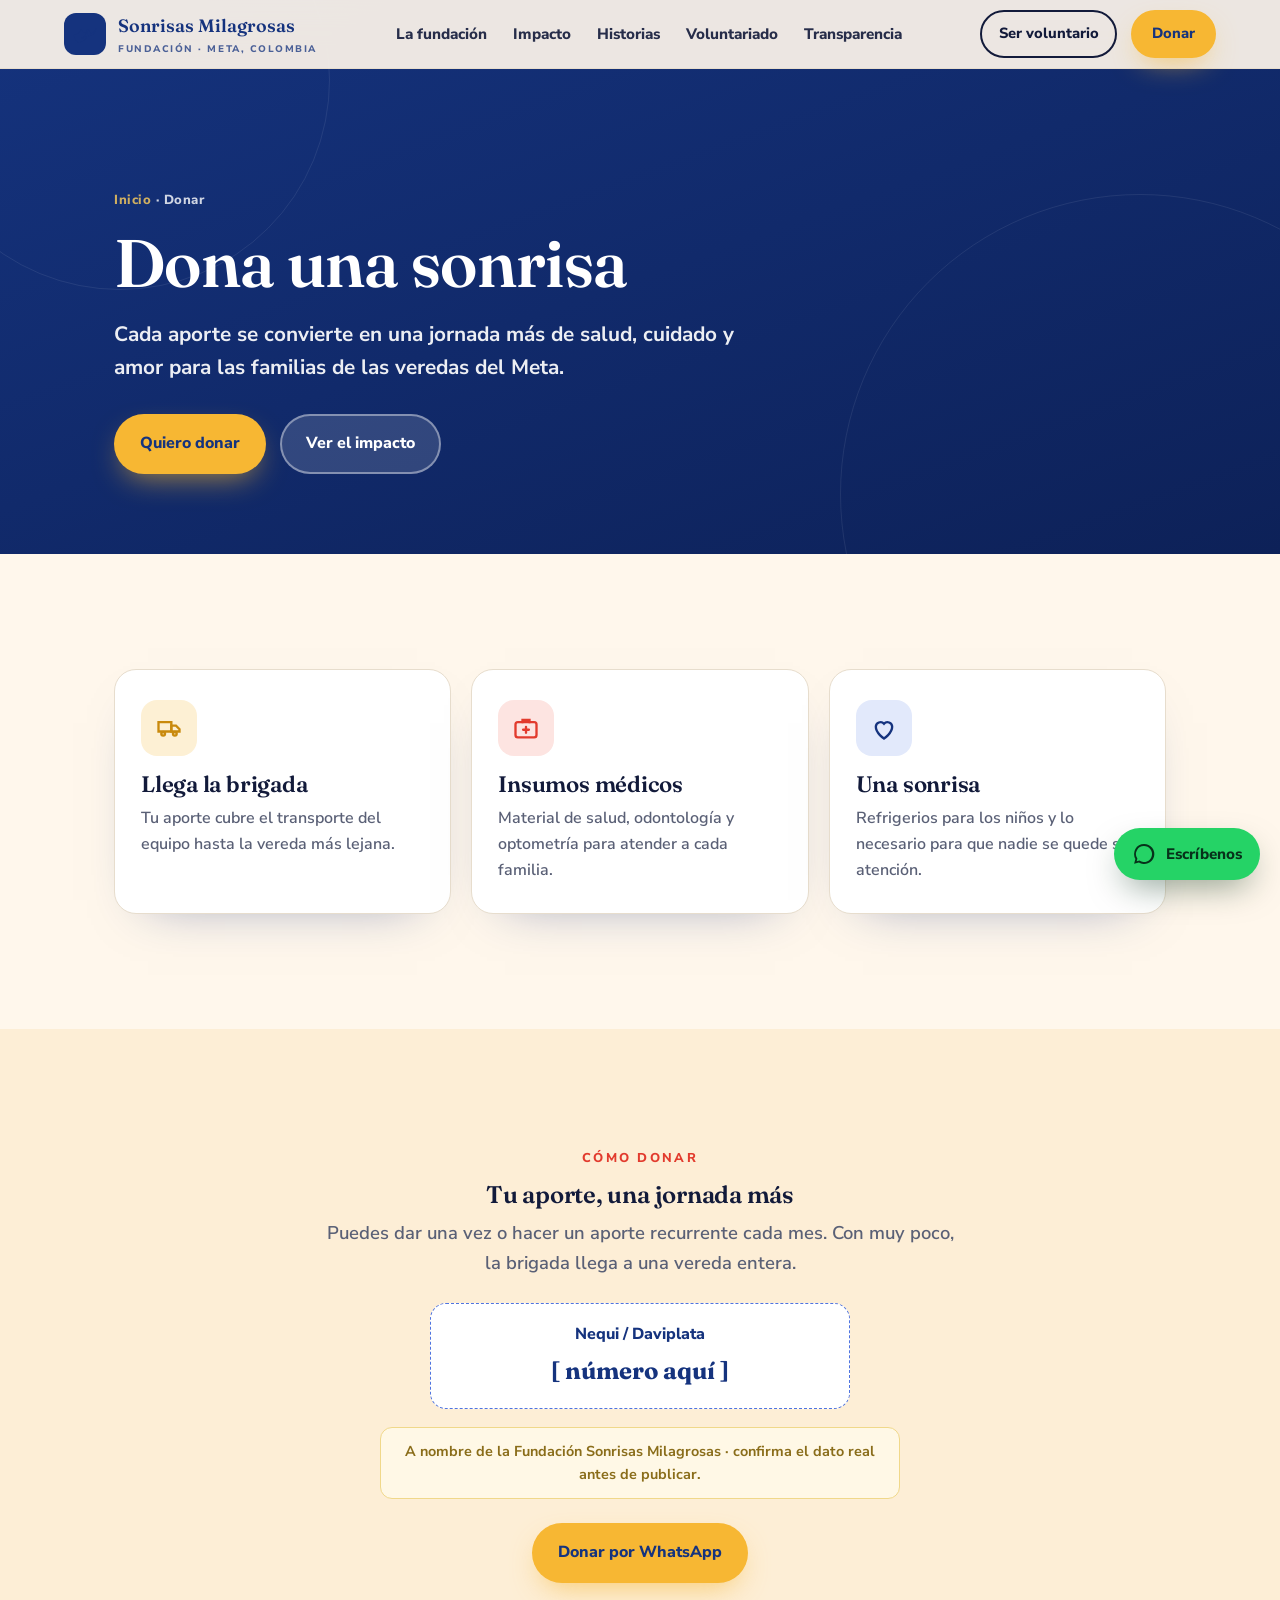
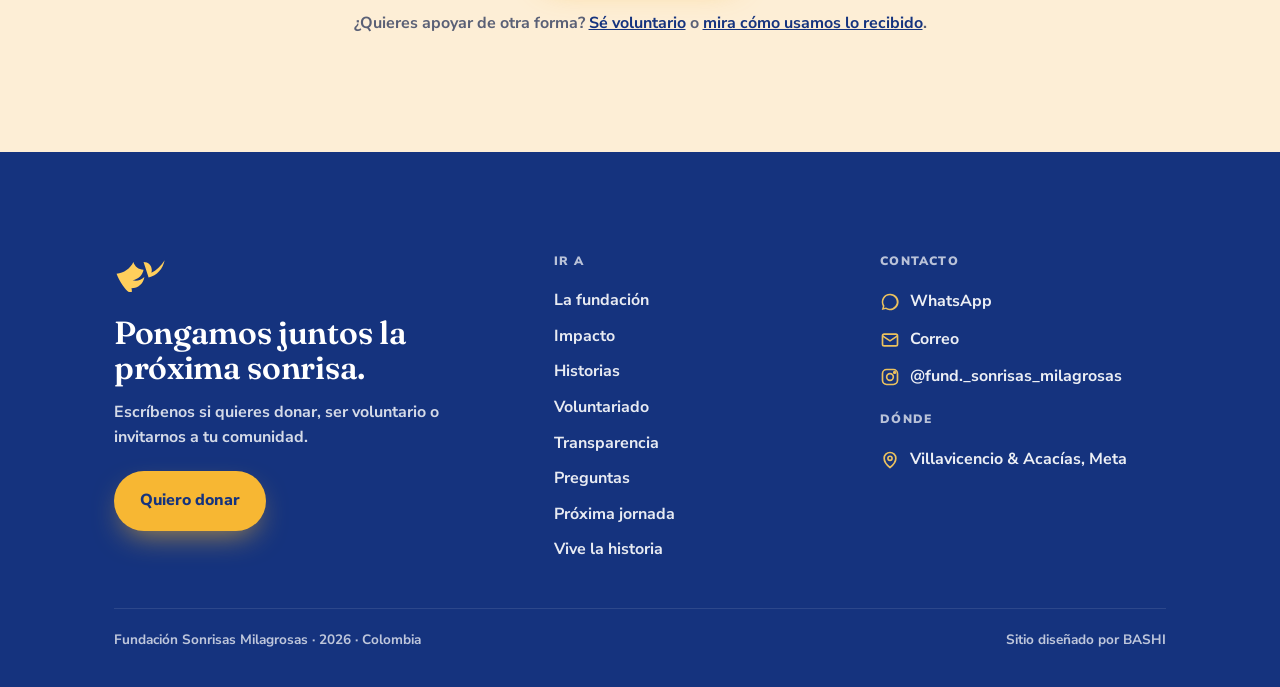
<file: donar/index.html>
<!DOCTYPE html>
<html lang="es">
<head>
<meta charset="UTF-8">
<meta name="viewport" content="width=device-width, initial-scale=1, viewport-fit=cover">
<title>Donar — Fundación Sonrisas Milagrosas</title>
<meta name="description" content="Dona a la Fundación Sonrisas Milagrosas. Tu aporte lleva brigadas de salud y amor a las veredas del Meta. Aporte único o recurrente.">
<link rel="canonical" href="https://sonrisas-milagrosas.pages.dev/donar/">
<meta name="theme-color" content="#15337e">
<meta property="og:type" content="website">
<meta property="og:title" content="Donar — Fundación Sonrisas Milagrosas">
<meta property="og:description" content="Dona a la Fundación Sonrisas Milagrosas. Tu aporte lleva brigadas de salud y amor a las veredas del Meta. Aporte único o recurrente.">
<meta property="og:url" content="https://sonrisas-milagrosas.pages.dev/donar/">
<meta property="og:image" content="https://sonrisas-milagrosas.pages.dev/img/sonrisa.webp">
<meta property="og:locale" content="es_CO">
<meta name="twitter:card" content="summary_large_image">
<link rel="icon" href="data:image/svg+xml,%3Csvg xmlns='http://www.w3.org/2000/svg' viewBox='0 0 64 64'%3E%3Crect width='64' height='64' rx='14' fill='%2315337e'/%3E%3Cpath fill='%23fff' d='M14 40c6-2 10-6 13-12 2 5 6 8 12 8-3 5-9 9-15 9-4 0-8-2-10-5z'/%3E%3Cpath fill='%23f7b733' d='M39 20c4 0 7 3 7 7 0 6-5 13-13 16 2-4 3-8 2-12 4-2 6-5 4-11z'/%3E%3C/svg%3E">
<link rel="preconnect" href="https://fonts.googleapis.com">
<link rel="preconnect" href="https://fonts.gstatic.com" crossorigin>
<link href="https://fonts.googleapis.com/css2?family=Fraunces:opsz,wght@9..144,500;9..144,600;9..144,700&family=Nunito+Sans:wght@400;600;700;800;900&display=swap" rel="stylesheet">
<link rel="stylesheet" href="/css/site.css">
<script type="application/ld+json">{"@context":"https://schema.org","@type":"NGO","name":"Fundación Sonrisas Milagrosas","url":"https://sonrisas-milagrosas.pages.dev/","potentialAction":{"@type":"DonateAction","name":"Donar a Sonrisas Milagrosas","target":"https://sonrisas-milagrosas.pages.dev/donar/"},"sameAs":["https://www.instagram.com/fund._sonrisas_milagrosas/"]}</script>
</head>
<body class="interior">
<svg width="0" height="0" style="position:absolute" aria-hidden="true"><defs><symbol id="dove" viewBox="0 0 64 44"><path fill="currentColor" d="M3 30c9-1 16-6 20-14 1.6 5.4 6 9 12 9.2-1 6-5.5 11-13 12.6 5.2 1.4 10.4-.4 14-4-1 7.6-7.4 13.4-15.3 13.4C24 60.2 10 48 3 30z" transform="translate(0,-6)"/><path fill="currentColor" d="M35 10c5.6 0 9.8 4 9.8 9.6 0 1.2-.2 2.3-.5 3.4C50 20 56 15 60 8c-2 10-9 18-19 20.6"/></symbol></defs></svg>
<nav id="nav"><a class="brand" href="/" aria-label="Sonrisas Milagrosas, inicio"><span class="mark"><svg viewBox="0 0 64 44"><use href="#dove" fill="#fff"/></svg></span><span>Sonrisas Milagrosas<small>Fundación · Meta, Colombia</small></span></a><div class="nav-links"><a href="/">La fundación</a><a href="/impacto/">Impacto</a><a href="/historias/">Historias</a><a href="/voluntariado/">Voluntariado</a><a href="/transparencia/">Transparencia</a></div><div class="nav-cta"><a class="btn btn-line" href="/voluntariado/" style="padding:.7em 1.1em;font-size:.92rem">Ser voluntario</a><a class="btn btn-oro" href="/donar/" style="padding:.7em 1.3em;font-size:.92rem">Donar</a><button class="burger" id="burger" aria-label="Abrir menú"><i></i><i></i><i></i></button></div></nav><div id="menu"><a href="/">La fundación</a><a href="/impacto/">Impacto</a><a href="/historias/">Historias</a><a href="/voluntariado/">Voluntariado</a><a href="/transparencia/">Transparencia</a><a href="/donar/">Donar</a><a href="/3d">Vive la historia →</a><div class="m-foot">Villavicencio &amp; Acacías · Meta<br>Nosotros colocamos las sonrisas, Dios hace el milagro.</div></div>
<header class="phero"><span class="ring" style="width:420px;height:420px;top:-130px;left:-90px"></span><span class="ring" style="width:600px;height:600px;bottom:-240px;right:-160px"></span><div class="wrap"><div class="crumb"><a href="/">Inicio</a> · Donar</div><h1>Dona una sonrisa</h1><p>Cada aporte se convierte en una jornada más de salud, cuidado y amor para las familias de las veredas del Meta.</p><div class="phero-cta"><a class="btn btn-oro" href="https://wa.me/57XXXXXXXXXX" target="_blank" rel="noopener">Quiero donar</a><a class="btn btn-ghost" href="/impacto/">Ver el impacto</a></div></div></header>
<main>

<section class="section"><div class="wrap">
<div class="grid g3">
  <div class="card reveal"><div class="ic oro"><svg viewBox="0 0 24 24" fill="none" stroke="currentColor" stroke-width="2" stroke-linecap="round"><path d="M3 7h11v8H3z"/><path d="M14 10h4l3 3v2h-7z"/><circle cx="7" cy="17" r="1.6"/><circle cx="17" cy="17" r="1.6"/></svg></div><h3>Llega la brigada</h3><p>Tu aporte cubre el transporte del equipo hasta la vereda más lejana.</p></div>
  <div class="card reveal"><div class="ic rojo"><svg viewBox="0 0 24 24" fill="none" stroke="currentColor" stroke-width="2" stroke-linecap="round"><rect x="3" y="7" width="18" height="13" rx="2"/><path d="M9 7V5h6v2M12 11v5M9.5 13.5h5"/></svg></div><h3>Insumos médicos</h3><p>Material de salud, odontología y optometría para atender a cada familia.</p></div>
  <div class="card reveal"><div class="ic azul"><svg viewBox="0 0 24 24" fill="none" stroke="currentColor" stroke-width="2" stroke-linecap="round"><path d="M12 21s-7-4.5-7-10a4 4 0 017-2.6A4 4 0 0119 11c0 5.5-7 10-7 10z"/></svg></div><h3>Una sonrisa</h3><p>Refrigerios para los niños y lo necesario para que nadie se quede sin atención.</p></div>
</div>
</div></section>
<section class="section crema2"><div class="narrow" style="text-align:center">
  <span class="eyebrow">Cómo donar</span>
  <h2 class="prose" style="margin:12px 0 10px">Tu aporte, una jornada más</h2>
  <p class="lead" style="margin:0 auto 26px">Puedes dar una vez o hacer un aporte recurrente cada mes. Con muy poco, la brigada llega a una vereda entera.</p>
  <div class="dona-box reveal" style="max-width:420px;margin:0 auto 18px">Nequi / Daviplata<b>[ número aquí ]</b></div>
  <div class="note" style="max-width:520px;margin:0 auto 24px">A nombre de la Fundación Sonrisas Milagrosas · confirma el dato real antes de publicar.</div>
  <a class="btn btn-oro" href="https://wa.me/57XXXXXXXXXX" target="_blank" rel="noopener">Donar por WhatsApp</a>
  <p style="margin-top:28px;font-weight:700;color:var(--gris)">¿Quieres apoyar de otra forma? <a href="/voluntariado/" style="color:var(--azul);text-decoration:underline">Sé voluntario</a> o <a href="/transparencia/" style="color:var(--azul);text-decoration:underline">mira cómo usamos lo recibido</a>.</p>
</div></section>
</main>
<footer class="foot"><div class="wrap"><div class="foot-top"><div><svg style="width:54px;height:40px;color:var(--oro-2);margin-bottom:16px"><use href="#dove"/></svg><h3>Pongamos juntos la próxima sonrisa.</h3><p class="sub">Escríbenos si quieres donar, ser voluntario o invitarnos a tu comunidad.</p><a class="btn btn-oro" href="/donar/">Quiero donar</a></div><div><h4>Ir a</h4><div class="foot-links"><a href="/">La fundación</a><a href="/impacto/">Impacto</a><a href="/historias/">Historias</a><a href="/voluntariado/">Voluntariado</a><a href="/transparencia/">Transparencia</a><a href="/preguntas/">Preguntas</a><a href="/proxima-jornada/">Próxima jornada</a><a href="/3d">Vive la historia</a></div></div><div><h4>Contacto</h4><a class="row" href="https://wa.me/57XXXXXXXXXX" target="_blank" rel="noopener"><svg viewBox="0 0 24 24" fill="currentColor"><path d="M12 2a10 10 0 00-8.6 15l-1.3 4.7 4.8-1.3A10 10 0 1012 2zm0 2a8 8 0 11-4.2 14.8l-.3-.2-2.8.7.7-2.7-.2-.3A8 8 0 0112 4z"/></svg>WhatsApp</a><a class="row" href="mailto:hola@sonrisasmilagrosas.org"><svg viewBox="0 0 24 24" fill="none" stroke="currentColor" stroke-width="2"><rect x="3" y="5" width="18" height="14" rx="2"/><path d="M3 7l9 6 9-6"/></svg>Correo</a><a class="row" href="https://www.instagram.com/fund._sonrisas_milagrosas/" target="_blank" rel="noopener"><svg viewBox="0 0 24 24" fill="none" stroke="currentColor" stroke-width="2"><rect x="3" y="3" width="18" height="18" rx="5"/><circle cx="12" cy="12" r="4"/><circle cx="17.5" cy="6.5" r="1" fill="currentColor"/></svg>@fund._sonrisas_milagrosas</a><div style="margin-top:14px"><h4>Dónde</h4><a class="row" href="/transparencia/"><svg viewBox="0 0 24 24" fill="none" stroke="currentColor" stroke-width="2"><path d="M12 21s-7-5.2-7-11a7 7 0 0114 0c0 5.8-7 11-7 11z"/><circle cx="12" cy="10" r="2.5"/></svg>Villavicencio &amp; Acacías, Meta</a></div></div></div><div class="foot-base"><span>Fundación Sonrisas Milagrosas · <span class="year">2026</span> · Colombia</span><span>Sitio diseñado por BASHI</span></div></div></footer><a class="wa" href="https://wa.me/57XXXXXXXXXX" target="_blank" rel="noopener" aria-label="Escríbenos por WhatsApp"><svg viewBox="0 0 24 24" fill="currentColor"><path d="M12 2a10 10 0 00-8.6 15l-1.3 4.7 4.8-1.3A10 10 0 1012 2zm0 2a8 8 0 11-4.2 14.8l-.3-.2-2.8.7.7-2.7-.2-.3A8 8 0 0112 4z"/></svg><span class="t">Escríbenos</span></a>
<script src="/js/site.js"></script>
</body>
</html>
</file>
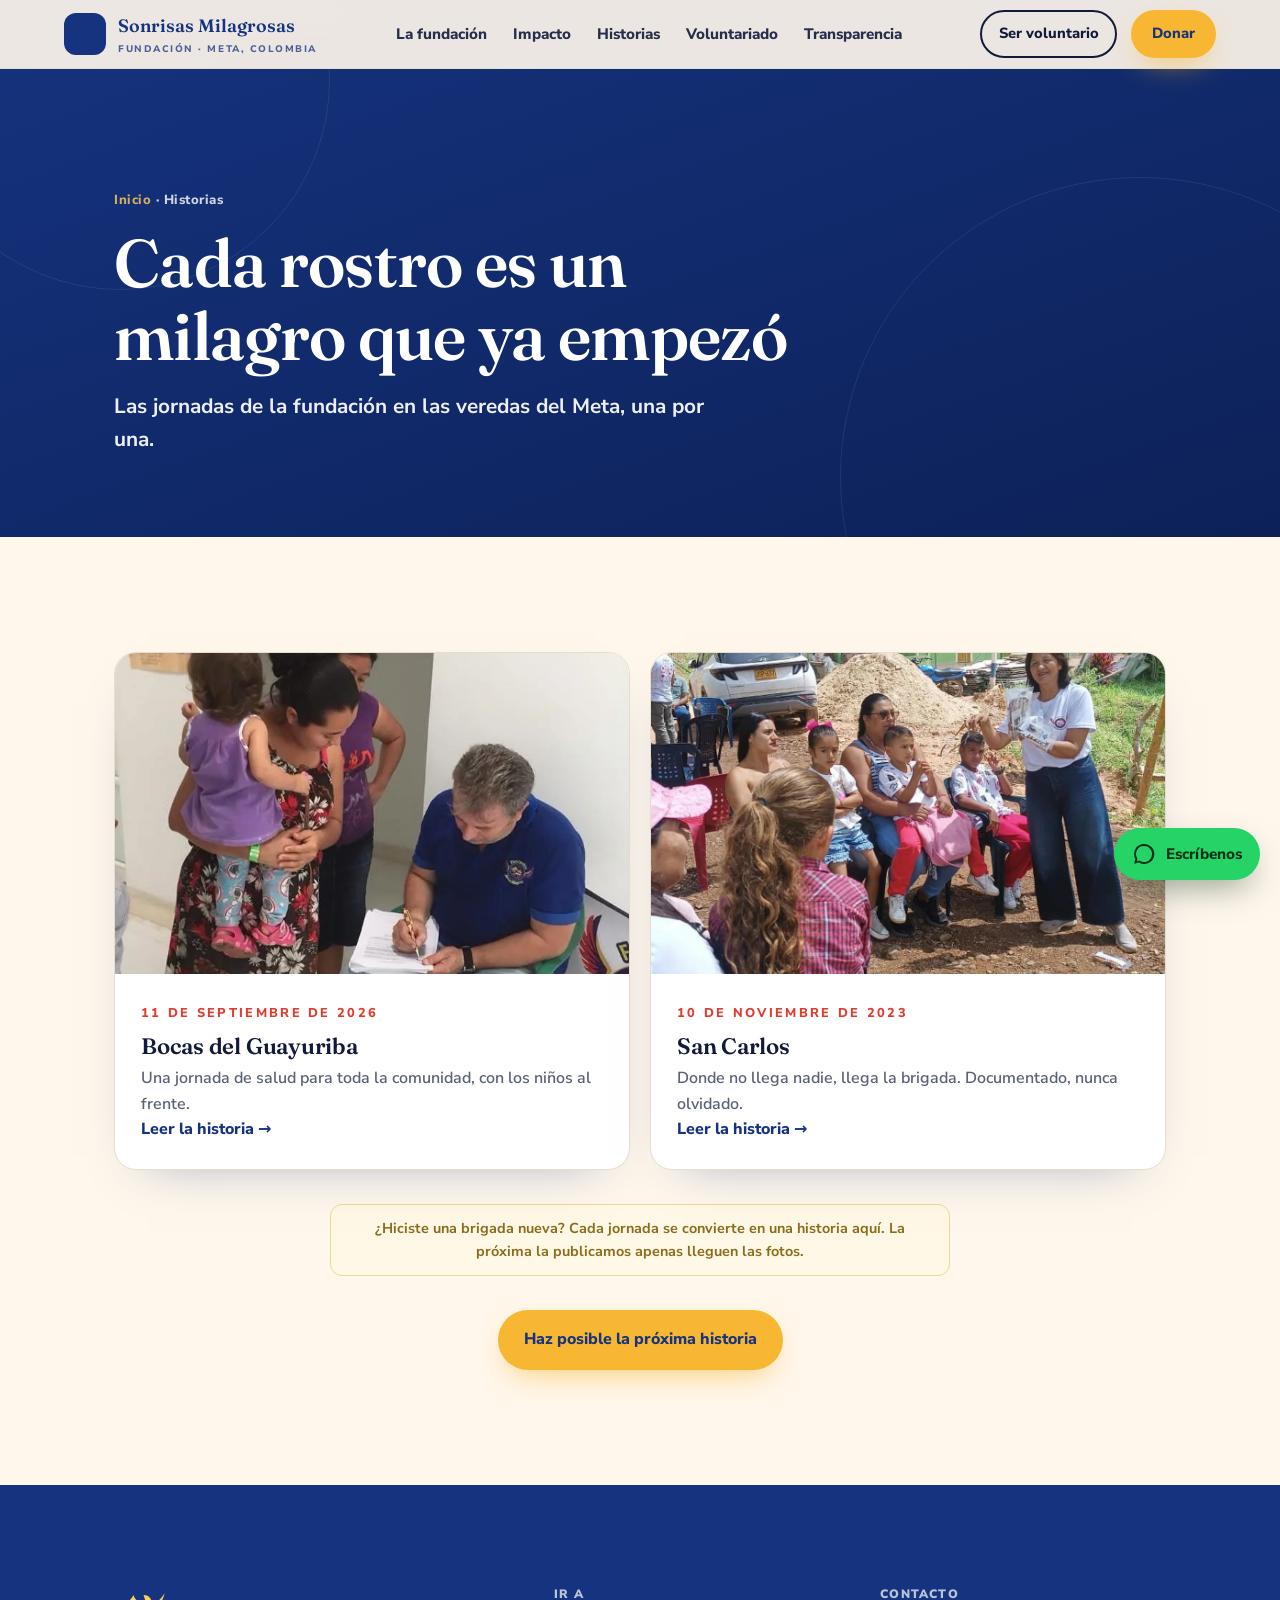
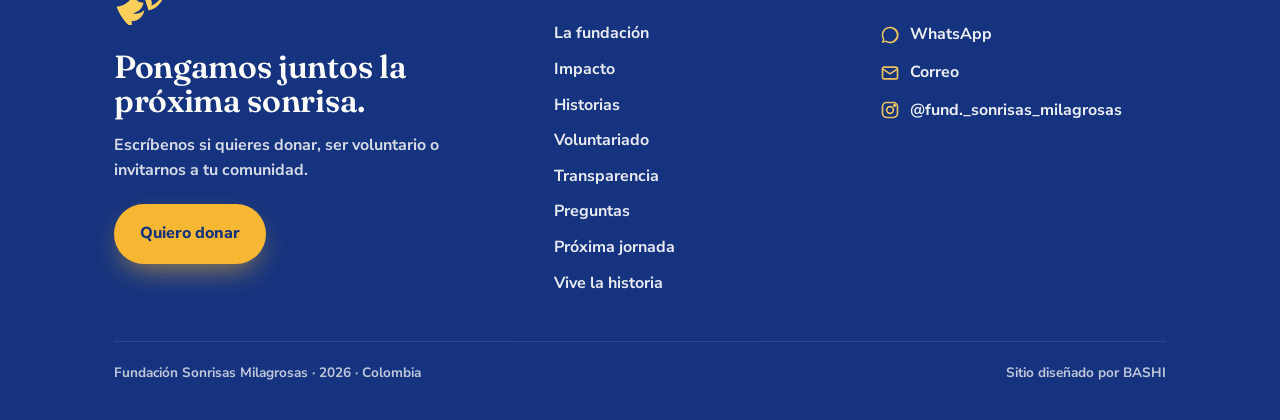
<file: historias/index.html>
<!DOCTYPE html>
<html lang="es">
<head>
<meta charset="UTF-8">
<meta name="viewport" content="width=device-width, initial-scale=1, viewport-fit=cover">
<title>Historias — Fundación Sonrisas Milagrosas</title>
<meta name="description" content="Historias de las brigadas de la Fundación Sonrisas Milagrosas: San Carlos, Bocas del Guayuriba y más jornadas de salud en el Meta.">
<link rel="canonical" href="https://sonrisas-milagrosas.pages.dev/historias/">
<meta name="theme-color" content="#15337e">
<meta property="og:type" content="article">
<meta property="og:title" content="Historias — Fundación Sonrisas Milagrosas">
<meta property="og:description" content="Historias de las brigadas de la Fundación Sonrisas Milagrosas: San Carlos, Bocas del Guayuriba y más jornadas de salud en el Meta.">
<meta property="og:url" content="https://sonrisas-milagrosas.pages.dev/historias/">
<meta property="og:image" content="https://sonrisas-milagrosas.pages.dev/img/vereda.webp">
<meta property="og:locale" content="es_CO">
<meta name="twitter:card" content="summary_large_image">
<link rel="icon" href="data:image/svg+xml,%3Csvg xmlns='http://www.w3.org/2000/svg' viewBox='0 0 64 64'%3E%3Crect width='64' height='64' rx='14' fill='%2315337e'/%3E%3Cpath fill='%23fff' d='M14 40c6-2 10-6 13-12 2 5 6 8 12 8-3 5-9 9-15 9-4 0-8-2-10-5z'/%3E%3Cpath fill='%23f7b733' d='M39 20c4 0 7 3 7 7 0 6-5 13-13 16 2-4 3-8 2-12 4-2 6-5 4-11z'/%3E%3C/svg%3E">
<link rel="preconnect" href="https://fonts.googleapis.com">
<link rel="preconnect" href="https://fonts.gstatic.com" crossorigin>
<link href="https://fonts.googleapis.com/css2?family=Fraunces:opsz,wght@9..144,500;9..144,600;9..144,700&family=Nunito+Sans:wght@400;600;700;800;900&display=swap" rel="stylesheet">
<link rel="stylesheet" href="/css/site.css">
<script type="application/ld+json">{"@context":"https://schema.org","@type":"CollectionPage","name":"Historias — Fundación Sonrisas Milagrosas","url":"https://sonrisas-milagrosas.pages.dev/historias/"}</script>
</head>
<body class="interior">
<svg width="0" height="0" style="position:absolute" aria-hidden="true"><defs><symbol id="dove" viewBox="0 0 64 44"><path fill="currentColor" d="M3 30c9-1 16-6 20-14 1.6 5.4 6 9 12 9.2-1 6-5.5 11-13 12.6 5.2 1.4 10.4-.4 14-4-1 7.6-7.4 13.4-15.3 13.4C24 60.2 10 48 3 30z" transform="translate(0,-6)"/><path fill="currentColor" d="M35 10c5.6 0 9.8 4 9.8 9.6 0 1.2-.2 2.3-.5 3.4C50 20 56 15 60 8c-2 10-9 18-19 20.6"/></symbol></defs></svg>
<nav id="nav"><a class="brand" href="/" aria-label="Sonrisas Milagrosas, inicio"><span class="mark"><svg viewBox="0 0 64 44"><use href="#dove" fill="#fff"/></svg></span><span>Sonrisas Milagrosas<small>Fundación · Meta, Colombia</small></span></a><div class="nav-links"><a href="/">La fundación</a><a href="/impacto/">Impacto</a><a href="/historias/">Historias</a><a href="/voluntariado/">Voluntariado</a><a href="/transparencia/">Transparencia</a></div><div class="nav-cta"><a class="btn btn-line" href="/voluntariado/" style="padding:.7em 1.1em;font-size:.92rem">Ser voluntario</a><a class="btn btn-oro" href="/donar/" style="padding:.7em 1.3em;font-size:.92rem">Donar</a><button class="burger" id="burger" aria-label="Abrir menú"><i></i><i></i><i></i></button></div></nav><div id="menu"><a href="/">La fundación</a><a href="/impacto/">Impacto</a><a href="/historias/">Historias</a><a href="/voluntariado/">Voluntariado</a><a href="/transparencia/">Transparencia</a><a href="/donar/">Donar</a><a href="/3d">Vive la historia →</a><div class="m-foot">Villavicencio &amp; Acacías · Meta<br>Nosotros colocamos las sonrisas, Dios hace el milagro.</div></div>
<header class="phero"><span class="ring" style="width:420px;height:420px;top:-130px;left:-90px"></span><span class="ring" style="width:600px;height:600px;bottom:-240px;right:-160px"></span><div class="wrap"><div class="crumb"><a href="/">Inicio</a> · Historias</div><h1>Cada rostro es un milagro que ya empezó</h1><p>Las jornadas de la fundación en las veredas del Meta, una por una.</p></div></header>
<main>

<section class="section"><div class="wrap">
<div class="grid g2"><a class="card reveal" href="/historias/bocas-del-guayuriba/" style="padding:0;overflow:hidden;display:block"><img src="/img/salud.webp" alt="Bocas del Guayuriba" loading="lazy" style="aspect-ratio:16/10;object-fit:cover"><div style="padding:26px"><span class="eyebrow">11 de septiembre de 2026</span><h3 style="margin:8px 0 8px">Bocas del Guayuriba</h3><p style="color:var(--gris)">Una jornada de salud para toda la comunidad, con los niños al frente.</p><span style="font-weight:800;color:var(--azul)">Leer la historia →</span></div></a><a class="card reveal" href="/historias/san-carlos/" style="padding:0;overflow:hidden;display:block"><img src="/img/comunidad.webp" alt="San Carlos" loading="lazy" style="aspect-ratio:16/10;object-fit:cover"><div style="padding:26px"><span class="eyebrow">10 de noviembre de 2023</span><h3 style="margin:8px 0 8px">San Carlos</h3><p style="color:var(--gris)">Donde no llega nadie, llega la brigada. Documentado, nunca olvidado.</p><span style="font-weight:800;color:var(--azul)">Leer la historia →</span></div></a></div>
<div class="note" style="max-width:620px;margin:34px auto 0;text-align:center">¿Hiciste una brigada nueva? Cada jornada se convierte en una historia aquí. La próxima la publicamos apenas lleguen las fotos.</div>
<div style="text-align:center;margin-top:34px"><a class="btn btn-oro" href="/donar/">Haz posible la próxima historia</a></div>
</div></section>
</main>
<footer class="foot"><div class="wrap"><div class="foot-top"><div><svg style="width:54px;height:40px;color:var(--oro-2);margin-bottom:16px"><use href="#dove"/></svg><h3>Pongamos juntos la próxima sonrisa.</h3><p class="sub">Escríbenos si quieres donar, ser voluntario o invitarnos a tu comunidad.</p><a class="btn btn-oro" href="/donar/">Quiero donar</a></div><div><h4>Ir a</h4><div class="foot-links"><a href="/">La fundación</a><a href="/impacto/">Impacto</a><a href="/historias/">Historias</a><a href="/voluntariado/">Voluntariado</a><a href="/transparencia/">Transparencia</a><a href="/preguntas/">Preguntas</a><a href="/proxima-jornada/">Próxima jornada</a><a href="/3d">Vive la historia</a></div></div><div><h4>Contacto</h4><a class="row" href="https://wa.me/57XXXXXXXXXX" target="_blank" rel="noopener"><svg viewBox="0 0 24 24" fill="currentColor"><path d="M12 2a10 10 0 00-8.6 15l-1.3 4.7 4.8-1.3A10 10 0 1012 2zm0 2a8 8 0 11-4.2 14.8l-.3-.2-2.8.7.7-2.7-.2-.3A8 8 0 0112 4z"/></svg>WhatsApp</a><a class="row" href="mailto:hola@sonrisasmilagrosas.org"><svg viewBox="0 0 24 24" fill="none" stroke="currentColor" stroke-width="2"><rect x="3" y="5" width="18" height="14" rx="2"/><path d="M3 7l9 6 9-6"/></svg>Correo</a><a class="row" href="https://www.instagram.com/fund._sonrisas_milagrosas/" target="_blank" rel="noopener"><svg viewBox="0 0 24 24" fill="none" stroke="currentColor" stroke-width="2"><rect x="3" y="3" width="18" height="18" rx="5"/><circle cx="12" cy="12" r="4"/><circle cx="17.5" cy="6.5" r="1" fill="currentColor"/></svg>@fund._sonrisas_milagrosas</a></div></div><div class="foot-base"><span>Fundación Sonrisas Milagrosas · <span class="year">2026</span> · Colombia</span><span>Sitio diseñado por BASHI</span></div></div></footer><a class="wa" href="https://wa.me/57XXXXXXXXXX" target="_blank" rel="noopener" aria-label="Escríbenos por WhatsApp"><svg viewBox="0 0 24 24" fill="currentColor"><path d="M12 2a10 10 0 00-8.6 15l-1.3 4.7 4.8-1.3A10 10 0 1012 2zm0 2a8 8 0 11-4.2 14.8l-.3-.2-2.8.7.7-2.7-.2-.3A8 8 0 0112 4z"/></svg><span class="t">Escríbenos</span></a>
<script src="/js/site.js"></script>
</body>
</html>
</file>
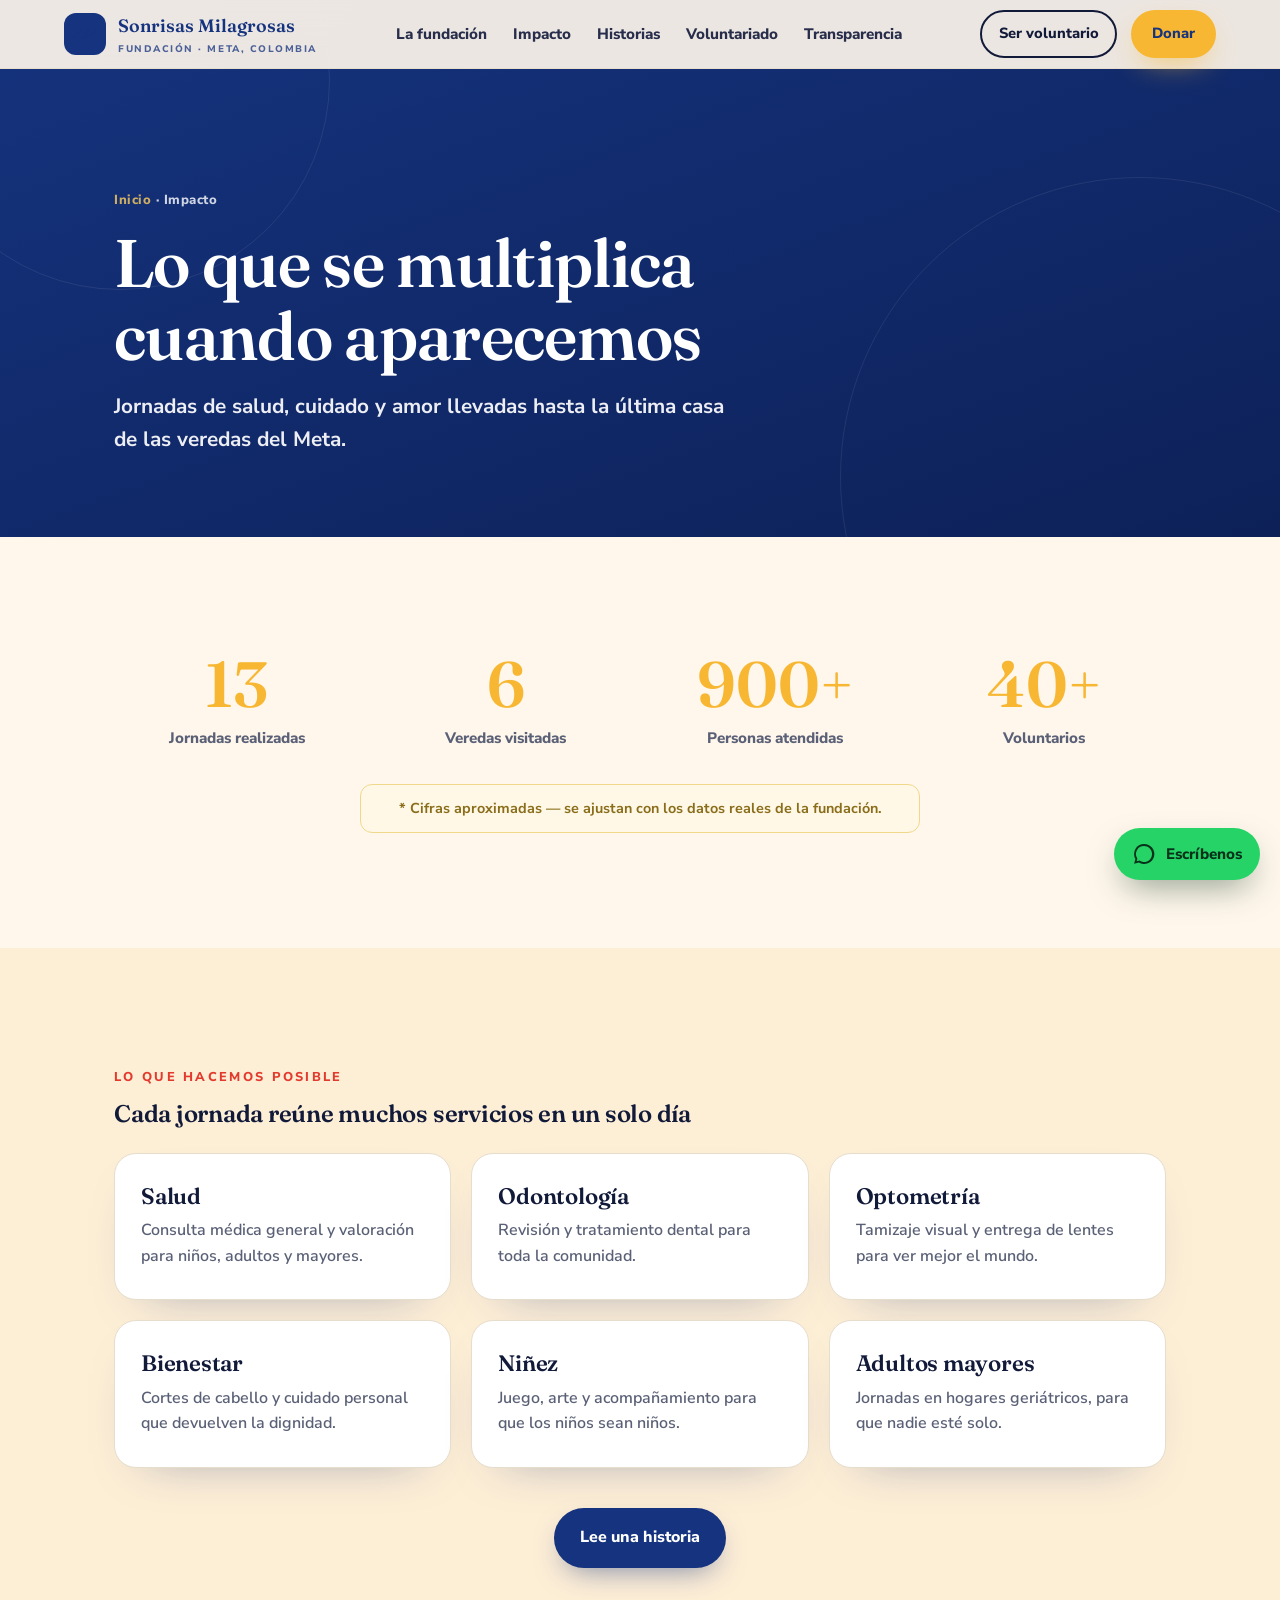
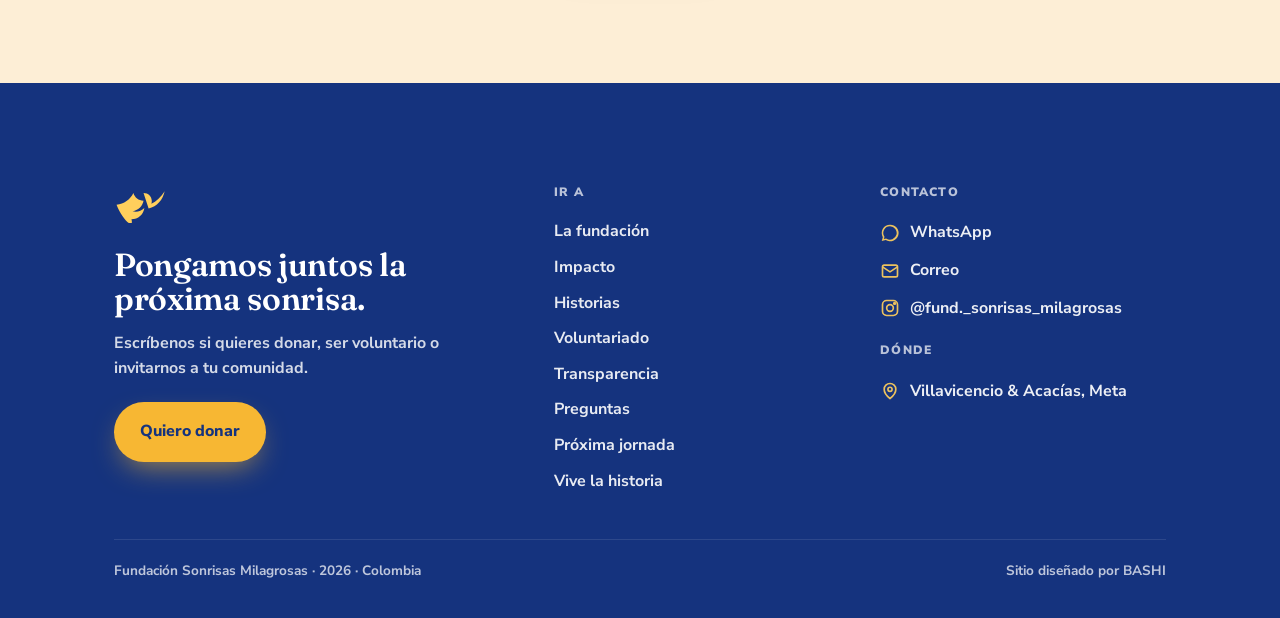
<file: impacto/index.html>
<!DOCTYPE html>
<html lang="es">
<head>
<meta charset="UTF-8">
<meta name="viewport" content="width=device-width, initial-scale=1, viewport-fit=cover">
<title>Impacto — Fundación Sonrisas Milagrosas</title>
<meta name="description" content="El impacto de la Fundación Sonrisas Milagrosas: jornadas, veredas y personas atendidas con brigadas de salud en el Meta.">
<link rel="canonical" href="https://sonrisas-milagrosas.pages.dev/impacto/">
<meta name="theme-color" content="#15337e">
<meta property="og:type" content="website">
<meta property="og:title" content="Impacto — Fundación Sonrisas Milagrosas">
<meta property="og:description" content="El impacto de la Fundación Sonrisas Milagrosas: jornadas, veredas y personas atendidas con brigadas de salud en el Meta.">
<meta property="og:url" content="https://sonrisas-milagrosas.pages.dev/impacto/">
<meta property="og:image" content="https://sonrisas-milagrosas.pages.dev/img/comunidad.webp">
<meta property="og:locale" content="es_CO">
<meta name="twitter:card" content="summary_large_image">
<link rel="icon" href="data:image/svg+xml,%3Csvg xmlns='http://www.w3.org/2000/svg' viewBox='0 0 64 64'%3E%3Crect width='64' height='64' rx='14' fill='%2315337e'/%3E%3Cpath fill='%23fff' d='M14 40c6-2 10-6 13-12 2 5 6 8 12 8-3 5-9 9-15 9-4 0-8-2-10-5z'/%3E%3Cpath fill='%23f7b733' d='M39 20c4 0 7 3 7 7 0 6-5 13-13 16 2-4 3-8 2-12 4-2 6-5 4-11z'/%3E%3C/svg%3E">
<link rel="preconnect" href="https://fonts.googleapis.com">
<link rel="preconnect" href="https://fonts.gstatic.com" crossorigin>
<link href="https://fonts.googleapis.com/css2?family=Fraunces:opsz,wght@9..144,500;9..144,600;9..144,700&family=Nunito+Sans:wght@400;600;700;800;900&display=swap" rel="stylesheet">
<link rel="stylesheet" href="/css/site.css">
<script type="application/ld+json">{"@context":"https://schema.org","@type":"NGO","name":"Fundación Sonrisas Milagrosas","alternateName":"Sonrisas Milagrosas","url":"https://sonrisas-milagrosas.pages.dev/","slogan":"Nosotros colocamos las sonrisas, Dios hace el milagro","description":"Fundación sin ánimo de lucro que lleva brigadas de salud, cuidado y acompañamiento a las veredas del Meta, Colombia.","areaServed":[{"@type":"City","name":"Villavicencio"},{"@type":"City","name":"Acacías"}],"address":{"@type":"PostalAddress","addressRegion":"Meta","addressCountry":"CO"},"sameAs":["https://www.instagram.com/fund._sonrisas_milagrosas/"]}</script>
</head>
<body class="interior">
<svg width="0" height="0" style="position:absolute" aria-hidden="true"><defs><symbol id="dove" viewBox="0 0 64 44"><path fill="currentColor" d="M3 30c9-1 16-6 20-14 1.6 5.4 6 9 12 9.2-1 6-5.5 11-13 12.6 5.2 1.4 10.4-.4 14-4-1 7.6-7.4 13.4-15.3 13.4C24 60.2 10 48 3 30z" transform="translate(0,-6)"/><path fill="currentColor" d="M35 10c5.6 0 9.8 4 9.8 9.6 0 1.2-.2 2.3-.5 3.4C50 20 56 15 60 8c-2 10-9 18-19 20.6"/></symbol></defs></svg>
<nav id="nav"><a class="brand" href="/" aria-label="Sonrisas Milagrosas, inicio"><span class="mark"><svg viewBox="0 0 64 44"><use href="#dove" fill="#fff"/></svg></span><span>Sonrisas Milagrosas<small>Fundación · Meta, Colombia</small></span></a><div class="nav-links"><a href="/">La fundación</a><a href="/impacto/">Impacto</a><a href="/historias/">Historias</a><a href="/voluntariado/">Voluntariado</a><a href="/transparencia/">Transparencia</a></div><div class="nav-cta"><a class="btn btn-line" href="/voluntariado/" style="padding:.7em 1.1em;font-size:.92rem">Ser voluntario</a><a class="btn btn-oro" href="/donar/" style="padding:.7em 1.3em;font-size:.92rem">Donar</a><button class="burger" id="burger" aria-label="Abrir menú"><i></i><i></i><i></i></button></div></nav><div id="menu"><a href="/">La fundación</a><a href="/impacto/">Impacto</a><a href="/historias/">Historias</a><a href="/voluntariado/">Voluntariado</a><a href="/transparencia/">Transparencia</a><a href="/donar/">Donar</a><a href="/3d">Vive la historia →</a><div class="m-foot">Villavicencio &amp; Acacías · Meta<br>Nosotros colocamos las sonrisas, Dios hace el milagro.</div></div>
<header class="phero"><span class="ring" style="width:420px;height:420px;top:-130px;left:-90px"></span><span class="ring" style="width:600px;height:600px;bottom:-240px;right:-160px"></span><div class="wrap"><div class="crumb"><a href="/">Inicio</a> · Impacto</div><h1>Lo que se multiplica cuando aparecemos</h1><p>Jornadas de salud, cuidado y amor llevadas hasta la última casa de las veredas del Meta.</p></div></header>
<main>

<section class="section"><div class="wrap">
<div class="stats reveal">
  <div><div class="n" data-count="13">0</div><div class="l">Jornadas realizadas</div></div>
  <div><div class="n" data-count="6">0</div><div class="l">Veredas visitadas</div></div>
  <div><div class="n" data-count="900" data-suffix="+">0</div><div class="l">Personas atendidas</div></div>
  <div><div class="n" data-count="40" data-suffix="+">0</div><div class="l">Voluntarios</div></div>
</div>
<p class="note" style="max-width:560px;margin:34px auto 0;text-align:center">* Cifras aproximadas — se ajustan con los datos reales de la fundación.</p>
</div></section>
<section class="section crema2"><div class="wrap">
<span class="eyebrow">Lo que hacemos posible</span>
<h2 class="prose" style="margin:12px 0 26px">Cada jornada reúne muchos servicios en un solo día</h2>
<div class="grid g3">
  <div class="card reveal"><h3>Salud</h3><p>Consulta médica general y valoración para niños, adultos y mayores.</p></div>
  <div class="card reveal"><h3>Odontología</h3><p>Revisión y tratamiento dental para toda la comunidad.</p></div>
  <div class="card reveal"><h3>Optometría</h3><p>Tamizaje visual y entrega de lentes para ver mejor el mundo.</p></div>
  <div class="card reveal"><h3>Bienestar</h3><p>Cortes de cabello y cuidado personal que devuelven la dignidad.</p></div>
  <div class="card reveal"><h3>Niñez</h3><p>Juego, arte y acompañamiento para que los niños sean niños.</p></div>
  <div class="card reveal"><h3>Adultos mayores</h3><p>Jornadas en hogares geriátricos, para que nadie esté solo.</p></div>
</div>
<div style="text-align:center;margin-top:40px"><a class="btn btn-azul" href="/historias/">Lee una historia</a></div>
</div></section>
</main>
<footer class="foot"><div class="wrap"><div class="foot-top"><div><svg style="width:54px;height:40px;color:var(--oro-2);margin-bottom:16px"><use href="#dove"/></svg><h3>Pongamos juntos la próxima sonrisa.</h3><p class="sub">Escríbenos si quieres donar, ser voluntario o invitarnos a tu comunidad.</p><a class="btn btn-oro" href="/donar/">Quiero donar</a></div><div><h4>Ir a</h4><div class="foot-links"><a href="/">La fundación</a><a href="/impacto/">Impacto</a><a href="/historias/">Historias</a><a href="/voluntariado/">Voluntariado</a><a href="/transparencia/">Transparencia</a><a href="/preguntas/">Preguntas</a><a href="/proxima-jornada/">Próxima jornada</a><a href="/3d">Vive la historia</a></div></div><div><h4>Contacto</h4><a class="row" href="https://wa.me/57XXXXXXXXXX" target="_blank" rel="noopener"><svg viewBox="0 0 24 24" fill="currentColor"><path d="M12 2a10 10 0 00-8.6 15l-1.3 4.7 4.8-1.3A10 10 0 1012 2zm0 2a8 8 0 11-4.2 14.8l-.3-.2-2.8.7.7-2.7-.2-.3A8 8 0 0112 4z"/></svg>WhatsApp</a><a class="row" href="mailto:hola@sonrisasmilagrosas.org"><svg viewBox="0 0 24 24" fill="none" stroke="currentColor" stroke-width="2"><rect x="3" y="5" width="18" height="14" rx="2"/><path d="M3 7l9 6 9-6"/></svg>Correo</a><a class="row" href="https://www.instagram.com/fund._sonrisas_milagrosas/" target="_blank" rel="noopener"><svg viewBox="0 0 24 24" fill="none" stroke="currentColor" stroke-width="2"><rect x="3" y="3" width="18" height="18" rx="5"/><circle cx="12" cy="12" r="4"/><circle cx="17.5" cy="6.5" r="1" fill="currentColor"/></svg>@fund._sonrisas_milagrosas</a><div style="margin-top:14px"><h4>Dónde</h4><a class="row" href="/transparencia/"><svg viewBox="0 0 24 24" fill="none" stroke="currentColor" stroke-width="2"><path d="M12 21s-7-5.2-7-11a7 7 0 0114 0c0 5.8-7 11-7 11z"/><circle cx="12" cy="10" r="2.5"/></svg>Villavicencio &amp; Acacías, Meta</a></div></div></div><div class="foot-base"><span>Fundación Sonrisas Milagrosas · <span class="year">2026</span> · Colombia</span><span>Sitio diseñado por BASHI</span></div></div></footer><a class="wa" href="https://wa.me/57XXXXXXXXXX" target="_blank" rel="noopener" aria-label="Escríbenos por WhatsApp"><svg viewBox="0 0 24 24" fill="currentColor"><path d="M12 2a10 10 0 00-8.6 15l-1.3 4.7 4.8-1.3A10 10 0 1012 2zm0 2a8 8 0 11-4.2 14.8l-.3-.2-2.8.7.7-2.7-.2-.3A8 8 0 0112 4z"/></svg><span class="t">Escríbenos</span></a>
<script src="/js/site.js"></script>
</body>
</html>
</file>
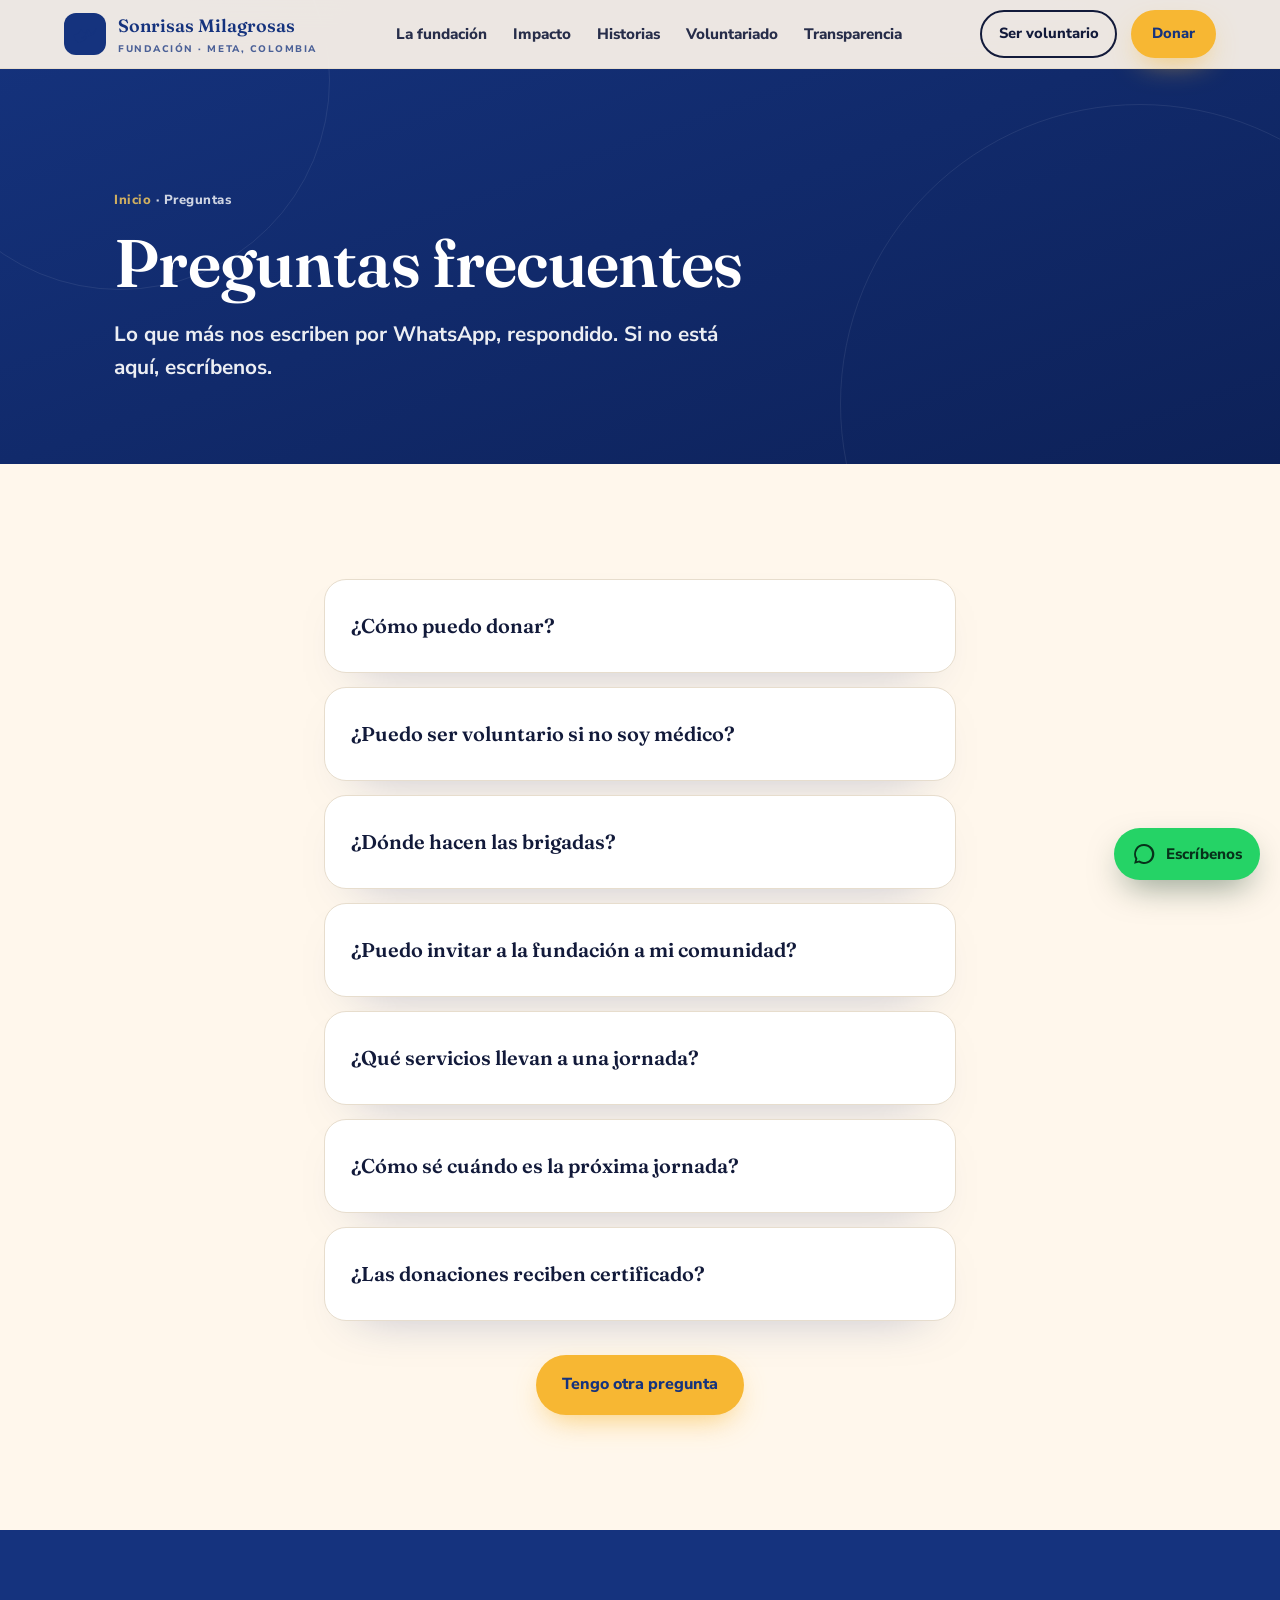
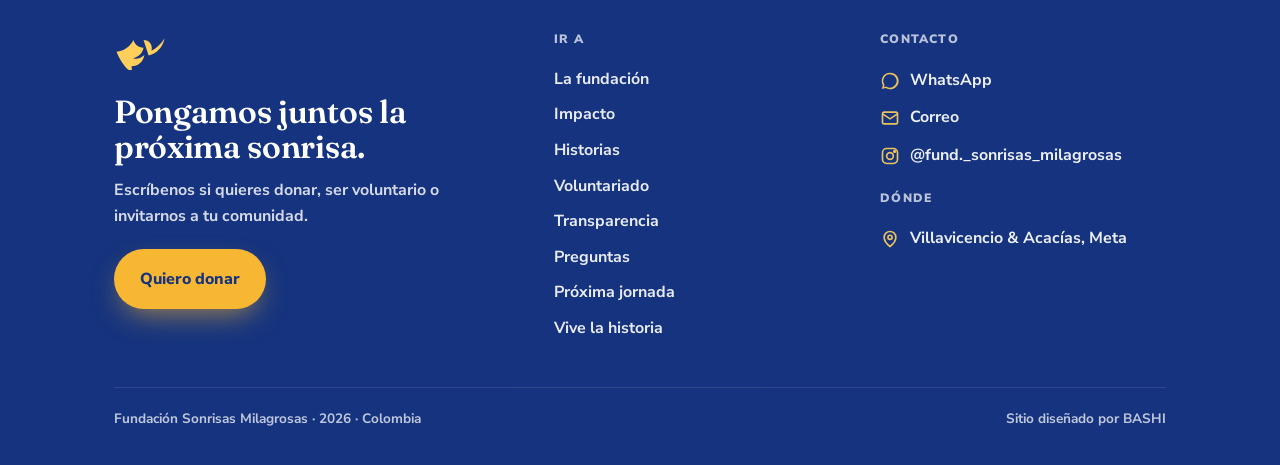
<file: preguntas/index.html>
<!DOCTYPE html>
<html lang="es">
<head>
<meta charset="UTF-8">
<meta name="viewport" content="width=device-width, initial-scale=1, viewport-fit=cover">
<title>Preguntas frecuentes — Fundación Sonrisas Milagrosas</title>
<meta name="description" content="Preguntas frecuentes de la Fundación Sonrisas Milagrosas: cómo donar, ser voluntario, dónde hacemos las brigadas y cómo invitarnos a tu comunidad.">
<link rel="canonical" href="https://sonrisas-milagrosas.pages.dev/preguntas/">
<meta name="theme-color" content="#15337e">
<meta property="og:type" content="website">
<meta property="og:title" content="Preguntas frecuentes — Fundación Sonrisas Milagrosas">
<meta property="og:description" content="Preguntas frecuentes de la Fundación Sonrisas Milagrosas: cómo donar, ser voluntario, dónde hacemos las brigadas y cómo invitarnos a tu comunidad.">
<meta property="og:url" content="https://sonrisas-milagrosas.pages.dev/preguntas/">
<meta property="og:image" content="https://sonrisas-milagrosas.pages.dev/img/jornada.webp">
<meta property="og:locale" content="es_CO">
<meta name="twitter:card" content="summary_large_image">
<link rel="icon" href="data:image/svg+xml,%3Csvg xmlns='http://www.w3.org/2000/svg' viewBox='0 0 64 64'%3E%3Crect width='64' height='64' rx='14' fill='%2315337e'/%3E%3Cpath fill='%23fff' d='M14 40c6-2 10-6 13-12 2 5 6 8 12 8-3 5-9 9-15 9-4 0-8-2-10-5z'/%3E%3Cpath fill='%23f7b733' d='M39 20c4 0 7 3 7 7 0 6-5 13-13 16 2-4 3-8 2-12 4-2 6-5 4-11z'/%3E%3C/svg%3E">
<link rel="preconnect" href="https://fonts.googleapis.com">
<link rel="preconnect" href="https://fonts.gstatic.com" crossorigin>
<link href="https://fonts.googleapis.com/css2?family=Fraunces:opsz,wght@9..144,500;9..144,600;9..144,700&family=Nunito+Sans:wght@400;600;700;800;900&display=swap" rel="stylesheet">
<link rel="stylesheet" href="/css/site.css">
<script type="application/ld+json">{"@context": "https://schema.org", "@type": "FAQPage", "mainEntity": [{"@type": "Question", "name": "¿Cómo puedo donar?", "acceptedAnswer": {"@type": "Answer", "text": "Puedes donar una vez o hacer un aporte recurrente por Nequi o Daviplata, o escribirnos por WhatsApp. En la página de Donar está el detalle."}}, {"@type": "Question", "name": "¿Puedo ser voluntario si no soy médico?", "acceptedAnswer": {"@type": "Answer", "text": "¡Claro! Necesitamos profesionales de salud, pero también manos para logística, registro, acompañamiento y difusión. Toda ayuda suma. Mira Voluntariado."}}, {"@type": "Question", "name": "¿Dónde hacen las brigadas?", "acceptedAnswer": {"@type": "Answer", "text": "En las veredas y los barrios del Meta —sobre todo Villavicencio y Acacías— y hasta donde más se necesita. Hemos llegado incluso a veredas de otras regiones."}}, {"@type": "Question", "name": "¿Puedo invitar a la fundación a mi comunidad?", "acceptedAnswer": {"@type": "Answer", "text": "Sí. Escríbenos por WhatsApp con tu vereda o barrio y lo que se necesita, y miramos cómo llevar la próxima jornada."}}, {"@type": "Question", "name": "¿Qué servicios llevan a una jornada?", "acceptedAnswer": {"@type": "Answer", "text": "Consulta médica general, odontología, optometría, bienestar (cortes y cuidado), acompañamiento a la niñez y a los adultos mayores, y entrega de ayudas."}}, {"@type": "Question", "name": "¿Cómo sé cuándo es la próxima jornada?", "acceptedAnswer": {"@type": "Answer", "text": "Lo anunciamos en Próxima jornada y en nuestro Instagram."}}, {"@type": "Question", "name": "¿Las donaciones reciben certificado?", "acceptedAnswer": {"@type": "Answer", "text": "Estamos organizando ese proceso. Escríbenos y te contamos cómo va; queremos dar total claridad a quien aporta (ver Transparencia)."}}]}</script>
</head>
<body class="interior">
<svg width="0" height="0" style="position:absolute" aria-hidden="true"><defs><symbol id="dove" viewBox="0 0 64 44"><path fill="currentColor" d="M3 30c9-1 16-6 20-14 1.6 5.4 6 9 12 9.2-1 6-5.5 11-13 12.6 5.2 1.4 10.4-.4 14-4-1 7.6-7.4 13.4-15.3 13.4C24 60.2 10 48 3 30z" transform="translate(0,-6)"/><path fill="currentColor" d="M35 10c5.6 0 9.8 4 9.8 9.6 0 1.2-.2 2.3-.5 3.4C50 20 56 15 60 8c-2 10-9 18-19 20.6"/></symbol></defs></svg>
<nav id="nav"><a class="brand" href="/" aria-label="Sonrisas Milagrosas, inicio"><span class="mark"><svg viewBox="0 0 64 44"><use href="#dove" fill="#fff"/></svg></span><span>Sonrisas Milagrosas<small>Fundación · Meta, Colombia</small></span></a><div class="nav-links"><a href="/">La fundación</a><a href="/impacto/">Impacto</a><a href="/historias/">Historias</a><a href="/voluntariado/">Voluntariado</a><a href="/transparencia/">Transparencia</a></div><div class="nav-cta"><a class="btn btn-line" href="/voluntariado/" style="padding:.7em 1.1em;font-size:.92rem">Ser voluntario</a><a class="btn btn-oro" href="/donar/" style="padding:.7em 1.3em;font-size:.92rem">Donar</a><button class="burger" id="burger" aria-label="Abrir menú"><i></i><i></i><i></i></button></div></nav><div id="menu"><a href="/">La fundación</a><a href="/impacto/">Impacto</a><a href="/historias/">Historias</a><a href="/voluntariado/">Voluntariado</a><a href="/transparencia/">Transparencia</a><a href="/donar/">Donar</a><a href="/3d">Vive la historia →</a><div class="m-foot">Villavicencio &amp; Acacías · Meta<br>Nosotros colocamos las sonrisas, Dios hace el milagro.</div></div>
<header class="phero"><span class="ring" style="width:420px;height:420px;top:-130px;left:-90px"></span><span class="ring" style="width:600px;height:600px;bottom:-240px;right:-160px"></span><div class="wrap"><div class="crumb"><a href="/">Inicio</a> · Preguntas</div><h1>Preguntas frecuentes</h1><p>Lo que más nos escriben por WhatsApp, respondido. Si no está aquí, escríbenos.</p></div></header>
<main>

<section class="section"><div class="narrow">
<details class="card reveal" style="margin-bottom:14px"><summary style="font-family:var(--fdisplay);font-size:1.25rem;cursor:pointer;list-style:none">¿Cómo puedo donar?</summary><p style="color:var(--gris);margin-top:12px">Puedes donar una vez o hacer un aporte recurrente por Nequi o Daviplata, o escribirnos por WhatsApp. En la página de <a href='/donar/' style='color:var(--azul);text-decoration:underline'>Donar</a> está el detalle.</p></details><details class="card reveal" style="margin-bottom:14px"><summary style="font-family:var(--fdisplay);font-size:1.25rem;cursor:pointer;list-style:none">¿Puedo ser voluntario si no soy médico?</summary><p style="color:var(--gris);margin-top:12px">¡Claro! Necesitamos profesionales de salud, pero también manos para logística, registro, acompañamiento y difusión. Toda ayuda suma. Mira <a href='/voluntariado/' style='color:var(--azul);text-decoration:underline'>Voluntariado</a>.</p></details><details class="card reveal" style="margin-bottom:14px"><summary style="font-family:var(--fdisplay);font-size:1.25rem;cursor:pointer;list-style:none">¿Dónde hacen las brigadas?</summary><p style="color:var(--gris);margin-top:12px">En las veredas y los barrios del Meta —sobre todo Villavicencio y Acacías— y hasta donde más se necesita. Hemos llegado incluso a veredas de otras regiones.</p></details><details class="card reveal" style="margin-bottom:14px"><summary style="font-family:var(--fdisplay);font-size:1.25rem;cursor:pointer;list-style:none">¿Puedo invitar a la fundación a mi comunidad?</summary><p style="color:var(--gris);margin-top:12px">Sí. Escríbenos por WhatsApp con tu vereda o barrio y lo que se necesita, y miramos cómo llevar la próxima jornada.</p></details><details class="card reveal" style="margin-bottom:14px"><summary style="font-family:var(--fdisplay);font-size:1.25rem;cursor:pointer;list-style:none">¿Qué servicios llevan a una jornada?</summary><p style="color:var(--gris);margin-top:12px">Consulta médica general, odontología, optometría, bienestar (cortes y cuidado), acompañamiento a la niñez y a los adultos mayores, y entrega de ayudas.</p></details><details class="card reveal" style="margin-bottom:14px"><summary style="font-family:var(--fdisplay);font-size:1.25rem;cursor:pointer;list-style:none">¿Cómo sé cuándo es la próxima jornada?</summary><p style="color:var(--gris);margin-top:12px">Lo anunciamos en <a href='/proxima-jornada/' style='color:var(--azul);text-decoration:underline'>Próxima jornada</a> y en nuestro Instagram.</p></details><details class="card reveal" style="margin-bottom:14px"><summary style="font-family:var(--fdisplay);font-size:1.25rem;cursor:pointer;list-style:none">¿Las donaciones reciben certificado?</summary><p style="color:var(--gris);margin-top:12px">Estamos organizando ese proceso. Escríbenos y te contamos cómo va; queremos dar total claridad a quien aporta (ver <a href='/transparencia/' style='color:var(--azul);text-decoration:underline'>Transparencia</a>).</p></details>
<div style="text-align:center;margin-top:34px"><a class="btn btn-oro" href="https://wa.me/57XXXXXXXXXX" target="_blank" rel="noopener">Tengo otra pregunta</a></div>
</div></section>
</main>
<footer class="foot"><div class="wrap"><div class="foot-top"><div><svg style="width:54px;height:40px;color:var(--oro-2);margin-bottom:16px"><use href="#dove"/></svg><h3>Pongamos juntos la próxima sonrisa.</h3><p class="sub">Escríbenos si quieres donar, ser voluntario o invitarnos a tu comunidad.</p><a class="btn btn-oro" href="/donar/">Quiero donar</a></div><div><h4>Ir a</h4><div class="foot-links"><a href="/">La fundación</a><a href="/impacto/">Impacto</a><a href="/historias/">Historias</a><a href="/voluntariado/">Voluntariado</a><a href="/transparencia/">Transparencia</a><a href="/preguntas/">Preguntas</a><a href="/proxima-jornada/">Próxima jornada</a><a href="/3d">Vive la historia</a></div></div><div><h4>Contacto</h4><a class="row" href="https://wa.me/57XXXXXXXXXX" target="_blank" rel="noopener"><svg viewBox="0 0 24 24" fill="currentColor"><path d="M12 2a10 10 0 00-8.6 15l-1.3 4.7 4.8-1.3A10 10 0 1012 2zm0 2a8 8 0 11-4.2 14.8l-.3-.2-2.8.7.7-2.7-.2-.3A8 8 0 0112 4z"/></svg>WhatsApp</a><a class="row" href="mailto:hola@sonrisasmilagrosas.org"><svg viewBox="0 0 24 24" fill="none" stroke="currentColor" stroke-width="2"><rect x="3" y="5" width="18" height="14" rx="2"/><path d="M3 7l9 6 9-6"/></svg>Correo</a><a class="row" href="https://www.instagram.com/fund._sonrisas_milagrosas/" target="_blank" rel="noopener"><svg viewBox="0 0 24 24" fill="none" stroke="currentColor" stroke-width="2"><rect x="3" y="3" width="18" height="18" rx="5"/><circle cx="12" cy="12" r="4"/><circle cx="17.5" cy="6.5" r="1" fill="currentColor"/></svg>@fund._sonrisas_milagrosas</a><div style="margin-top:14px"><h4>Dónde</h4><a class="row" href="/transparencia/"><svg viewBox="0 0 24 24" fill="none" stroke="currentColor" stroke-width="2"><path d="M12 21s-7-5.2-7-11a7 7 0 0114 0c0 5.8-7 11-7 11z"/><circle cx="12" cy="10" r="2.5"/></svg>Villavicencio &amp; Acacías, Meta</a></div></div></div><div class="foot-base"><span>Fundación Sonrisas Milagrosas · <span class="year">2026</span> · Colombia</span><span>Sitio diseñado por BASHI</span></div></div></footer><a class="wa" href="https://wa.me/57XXXXXXXXXX" target="_blank" rel="noopener" aria-label="Escríbenos por WhatsApp"><svg viewBox="0 0 24 24" fill="currentColor"><path d="M12 2a10 10 0 00-8.6 15l-1.3 4.7 4.8-1.3A10 10 0 1012 2zm0 2a8 8 0 11-4.2 14.8l-.3-.2-2.8.7.7-2.7-.2-.3A8 8 0 0112 4z"/></svg><span class="t">Escríbenos</span></a>
<script src="/js/site.js"></script>
</body>
</html>
</file>
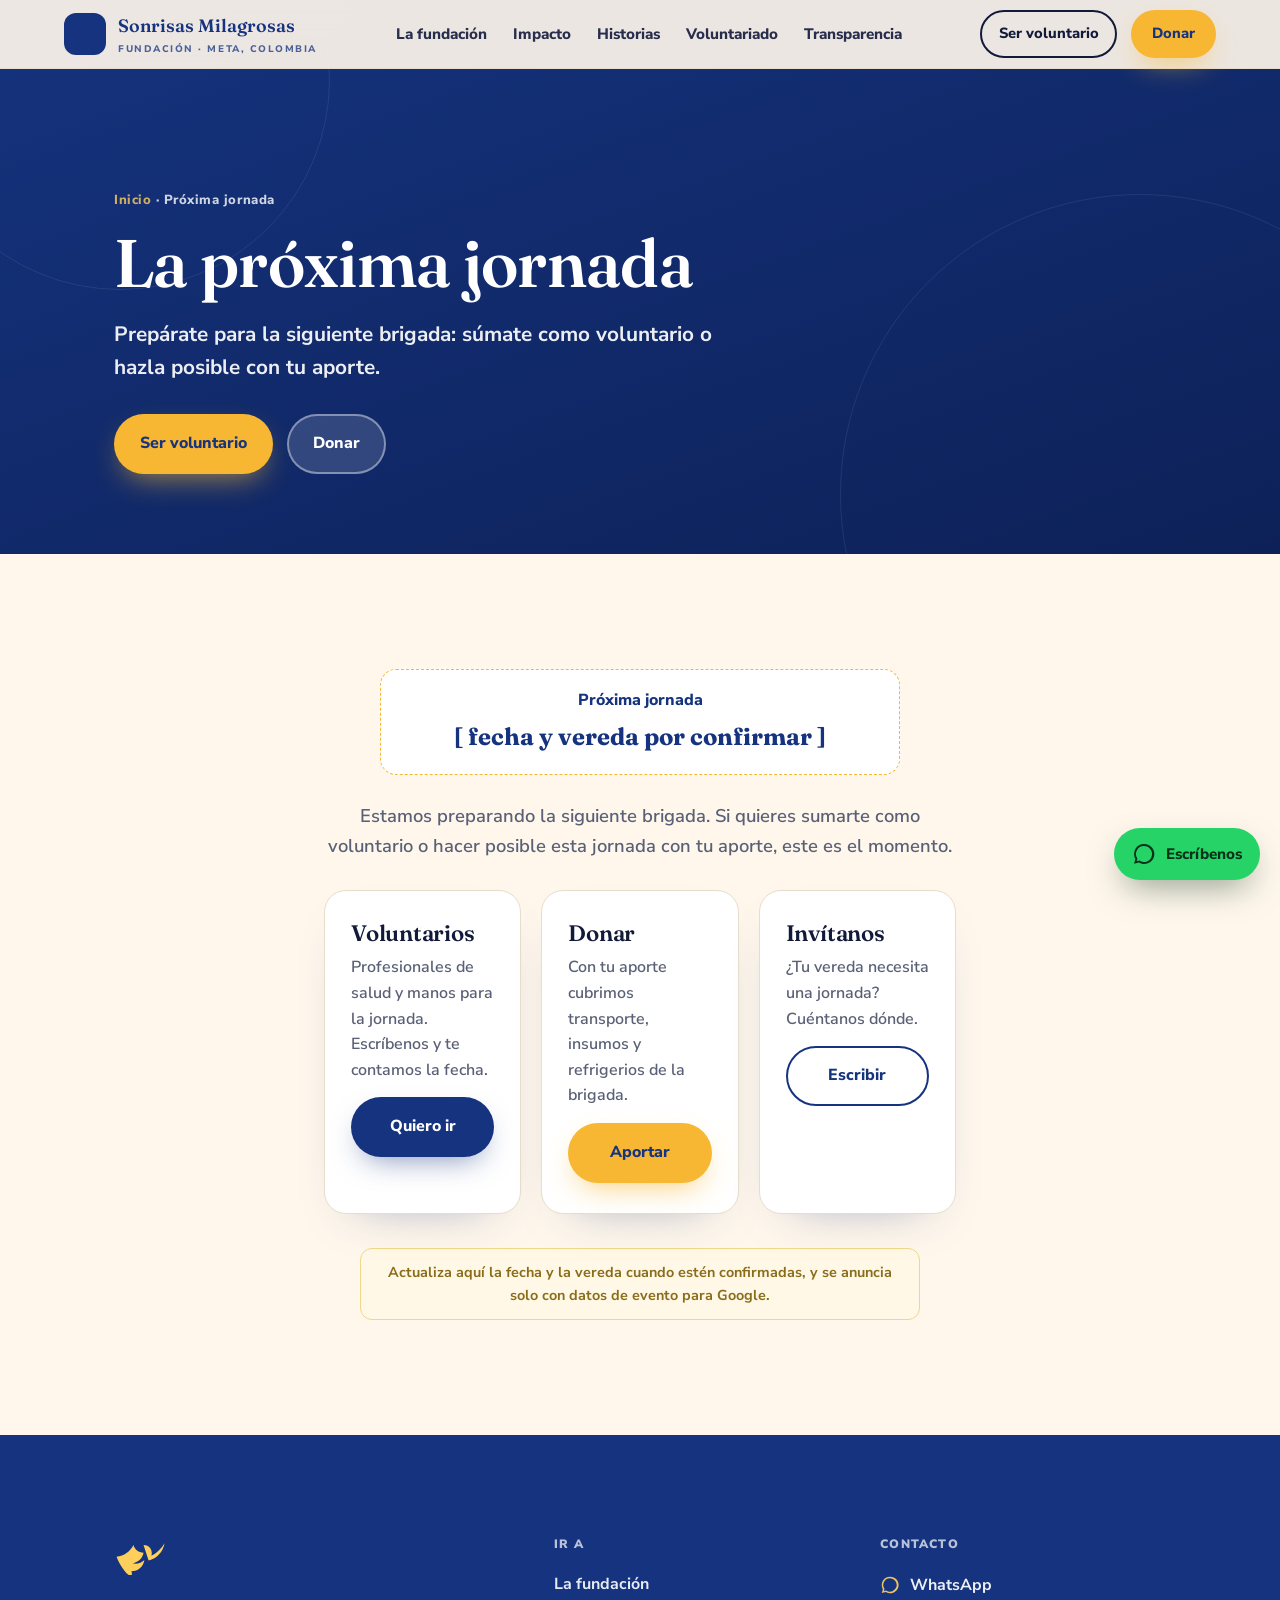
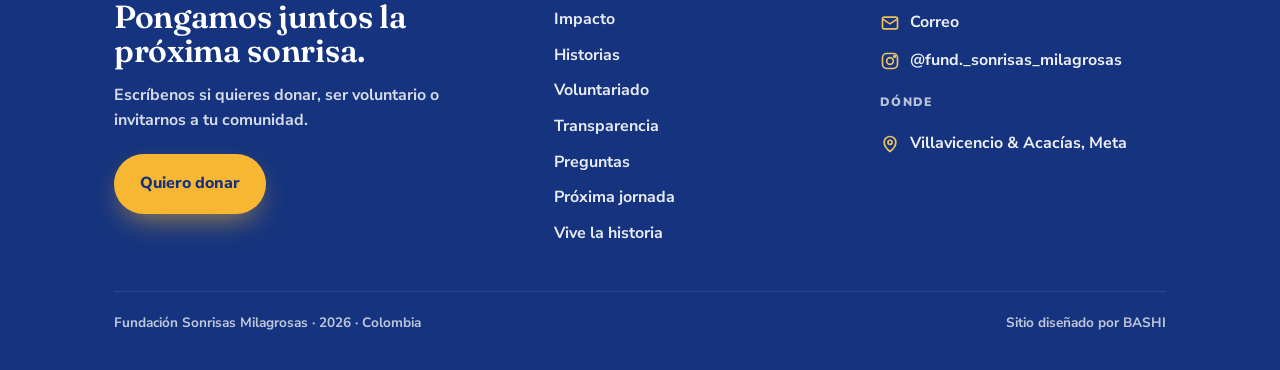
<file: proxima-jornada/index.html>
<!DOCTYPE html>
<html lang="es">
<head>
<meta charset="UTF-8">
<meta name="viewport" content="width=device-width, initial-scale=1, viewport-fit=cover">
<title>Próxima jornada — Fundación Sonrisas Milagrosas</title>
<meta name="description" content="La próxima brigada de la Fundación Sonrisas Milagrosas. Súmate como voluntario o haz posible la jornada con tu aporte.">
<link rel="canonical" href="https://sonrisas-milagrosas.pages.dev/proxima-jornada/">
<meta name="theme-color" content="#15337e">
<meta property="og:type" content="website">
<meta property="og:title" content="Próxima jornada — Fundación Sonrisas Milagrosas">
<meta property="og:description" content="La próxima brigada de la Fundación Sonrisas Milagrosas. Súmate como voluntario o haz posible la jornada con tu aporte.">
<meta property="og:url" content="https://sonrisas-milagrosas.pages.dev/proxima-jornada/">
<meta property="og:image" content="https://sonrisas-milagrosas.pages.dev/img/vereda.webp">
<meta property="og:locale" content="es_CO">
<meta name="twitter:card" content="summary_large_image">
<link rel="icon" href="data:image/svg+xml,%3Csvg xmlns='http://www.w3.org/2000/svg' viewBox='0 0 64 64'%3E%3Crect width='64' height='64' rx='14' fill='%2315337e'/%3E%3Cpath fill='%23fff' d='M14 40c6-2 10-6 13-12 2 5 6 8 12 8-3 5-9 9-15 9-4 0-8-2-10-5z'/%3E%3Cpath fill='%23f7b733' d='M39 20c4 0 7 3 7 7 0 6-5 13-13 16 2-4 3-8 2-12 4-2 6-5 4-11z'/%3E%3C/svg%3E">
<link rel="preconnect" href="https://fonts.googleapis.com">
<link rel="preconnect" href="https://fonts.gstatic.com" crossorigin>
<link href="https://fonts.googleapis.com/css2?family=Fraunces:opsz,wght@9..144,500;9..144,600;9..144,700&family=Nunito+Sans:wght@400;600;700;800;900&display=swap" rel="stylesheet">
<link rel="stylesheet" href="/css/site.css">
<script type="application/ld+json">{"@context": "https://schema.org", "@type": "Event", "name": "Próxima jornada de salud — Fundación Sonrisas Milagrosas", "description": "Brigada de salud, odontología, optometría y acompañamiento para una vereda del Meta.", "eventStatus": "https://schema.org/EventScheduled", "eventAttendanceMode": "https://schema.org/OfflineEventAttendanceMode", "location": {"@type": "Place", "name": "Veredas del Meta", "address": {"@type": "PostalAddress", "addressRegion": "Meta", "addressCountry": "CO"}}, "organizer": {"@type": "NGO", "name": "Fundación Sonrisas Milagrosas", "url": "https://sonrisas-milagrosas.pages.dev/"}, "image": "https://sonrisas-milagrosas.pages.dev/img/vereda.webp"}</script>
</head>
<body class="interior">
<svg width="0" height="0" style="position:absolute" aria-hidden="true"><defs><symbol id="dove" viewBox="0 0 64 44"><path fill="currentColor" d="M3 30c9-1 16-6 20-14 1.6 5.4 6 9 12 9.2-1 6-5.5 11-13 12.6 5.2 1.4 10.4-.4 14-4-1 7.6-7.4 13.4-15.3 13.4C24 60.2 10 48 3 30z" transform="translate(0,-6)"/><path fill="currentColor" d="M35 10c5.6 0 9.8 4 9.8 9.6 0 1.2-.2 2.3-.5 3.4C50 20 56 15 60 8c-2 10-9 18-19 20.6"/></symbol></defs></svg>
<nav id="nav"><a class="brand" href="/" aria-label="Sonrisas Milagrosas, inicio"><span class="mark"><svg viewBox="0 0 64 44"><use href="#dove" fill="#fff"/></svg></span><span>Sonrisas Milagrosas<small>Fundación · Meta, Colombia</small></span></a><div class="nav-links"><a href="/">La fundación</a><a href="/impacto/">Impacto</a><a href="/historias/">Historias</a><a href="/voluntariado/">Voluntariado</a><a href="/transparencia/">Transparencia</a></div><div class="nav-cta"><a class="btn btn-line" href="/voluntariado/" style="padding:.7em 1.1em;font-size:.92rem">Ser voluntario</a><a class="btn btn-oro" href="/donar/" style="padding:.7em 1.3em;font-size:.92rem">Donar</a><button class="burger" id="burger" aria-label="Abrir menú"><i></i><i></i><i></i></button></div></nav><div id="menu"><a href="/">La fundación</a><a href="/impacto/">Impacto</a><a href="/historias/">Historias</a><a href="/voluntariado/">Voluntariado</a><a href="/transparencia/">Transparencia</a><a href="/donar/">Donar</a><a href="/3d">Vive la historia →</a><div class="m-foot">Villavicencio &amp; Acacías · Meta<br>Nosotros colocamos las sonrisas, Dios hace el milagro.</div></div>
<header class="phero"><span class="ring" style="width:420px;height:420px;top:-130px;left:-90px"></span><span class="ring" style="width:600px;height:600px;bottom:-240px;right:-160px"></span><div class="wrap"><div class="crumb"><a href="/">Inicio</a> · Próxima jornada</div><h1>La próxima jornada</h1><p>Prepárate para la siguiente brigada: súmate como voluntario o hazla posible con tu aporte.</p><div class="phero-cta"><a class="btn btn-oro" href="/voluntariado/">Ser voluntario</a><a class="btn btn-ghost" href="/donar/">Donar</a></div></div></header>
<main>

<section class="section"><div class="narrow">
<div class="dona-box reveal" style="max-width:520px;margin:0 auto 26px;border-color:var(--oro)">Próxima jornada<b>[ fecha y vereda por confirmar ]</b></div>
<p class="lead" style="text-align:center;margin:0 auto 30px">Estamos preparando la siguiente brigada. Si quieres sumarte como voluntario o hacer posible esta jornada con tu aporte, este es el momento.</p>
<div class="grid g3">
  <div class="card reveal"><h3>Voluntarios</h3><p>Profesionales de salud y manos para la jornada. Escríbenos y te contamos la fecha.</p><a class="btn btn-azul" href="/voluntariado/" style="margin-top:14px;width:100%;justify-content:center">Quiero ir</a></div>
  <div class="card reveal"><h3>Donar</h3><p>Con tu aporte cubrimos transporte, insumos y refrigerios de la brigada.</p><a class="btn btn-oro" href="/donar/" style="margin-top:14px;width:100%;justify-content:center">Aportar</a></div>
  <div class="card reveal"><h3>Invítanos</h3><p>¿Tu vereda necesita una jornada? Cuéntanos dónde.</p><a class="btn btn-line" href="https://wa.me/57XXXXXXXXXX" target="_blank" rel="noopener" style="margin-top:14px;width:100%;justify-content:center;color:var(--azul)">Escribir</a></div>
</div>
<div class="note" style="max-width:560px;margin:34px auto 0;text-align:center">Actualiza aquí la fecha y la vereda cuando estén confirmadas, y se anuncia solo con datos de evento para Google.</div>
</div></section>
</main>
<footer class="foot"><div class="wrap"><div class="foot-top"><div><svg style="width:54px;height:40px;color:var(--oro-2);margin-bottom:16px"><use href="#dove"/></svg><h3>Pongamos juntos la próxima sonrisa.</h3><p class="sub">Escríbenos si quieres donar, ser voluntario o invitarnos a tu comunidad.</p><a class="btn btn-oro" href="/donar/">Quiero donar</a></div><div><h4>Ir a</h4><div class="foot-links"><a href="/">La fundación</a><a href="/impacto/">Impacto</a><a href="/historias/">Historias</a><a href="/voluntariado/">Voluntariado</a><a href="/transparencia/">Transparencia</a><a href="/preguntas/">Preguntas</a><a href="/proxima-jornada/">Próxima jornada</a><a href="/3d">Vive la historia</a></div></div><div><h4>Contacto</h4><a class="row" href="https://wa.me/57XXXXXXXXXX" target="_blank" rel="noopener"><svg viewBox="0 0 24 24" fill="currentColor"><path d="M12 2a10 10 0 00-8.6 15l-1.3 4.7 4.8-1.3A10 10 0 1012 2zm0 2a8 8 0 11-4.2 14.8l-.3-.2-2.8.7.7-2.7-.2-.3A8 8 0 0112 4z"/></svg>WhatsApp</a><a class="row" href="mailto:hola@sonrisasmilagrosas.org"><svg viewBox="0 0 24 24" fill="none" stroke="currentColor" stroke-width="2"><rect x="3" y="5" width="18" height="14" rx="2"/><path d="M3 7l9 6 9-6"/></svg>Correo</a><a class="row" href="https://www.instagram.com/fund._sonrisas_milagrosas/" target="_blank" rel="noopener"><svg viewBox="0 0 24 24" fill="none" stroke="currentColor" stroke-width="2"><rect x="3" y="3" width="18" height="18" rx="5"/><circle cx="12" cy="12" r="4"/><circle cx="17.5" cy="6.5" r="1" fill="currentColor"/></svg>@fund._sonrisas_milagrosas</a><div style="margin-top:14px"><h4>Dónde</h4><a class="row" href="/transparencia/"><svg viewBox="0 0 24 24" fill="none" stroke="currentColor" stroke-width="2"><path d="M12 21s-7-5.2-7-11a7 7 0 0114 0c0 5.8-7 11-7 11z"/><circle cx="12" cy="10" r="2.5"/></svg>Villavicencio &amp; Acacías, Meta</a></div></div></div><div class="foot-base"><span>Fundación Sonrisas Milagrosas · <span class="year">2026</span> · Colombia</span><span>Sitio diseñado por BASHI</span></div></div></footer><a class="wa" href="https://wa.me/57XXXXXXXXXX" target="_blank" rel="noopener" aria-label="Escríbenos por WhatsApp"><svg viewBox="0 0 24 24" fill="currentColor"><path d="M12 2a10 10 0 00-8.6 15l-1.3 4.7 4.8-1.3A10 10 0 1012 2zm0 2a8 8 0 11-4.2 14.8l-.3-.2-2.8.7.7-2.7-.2-.3A8 8 0 0112 4z"/></svg><span class="t">Escríbenos</span></a>
<script src="/js/site.js"></script>
</body>
</html>
</file>
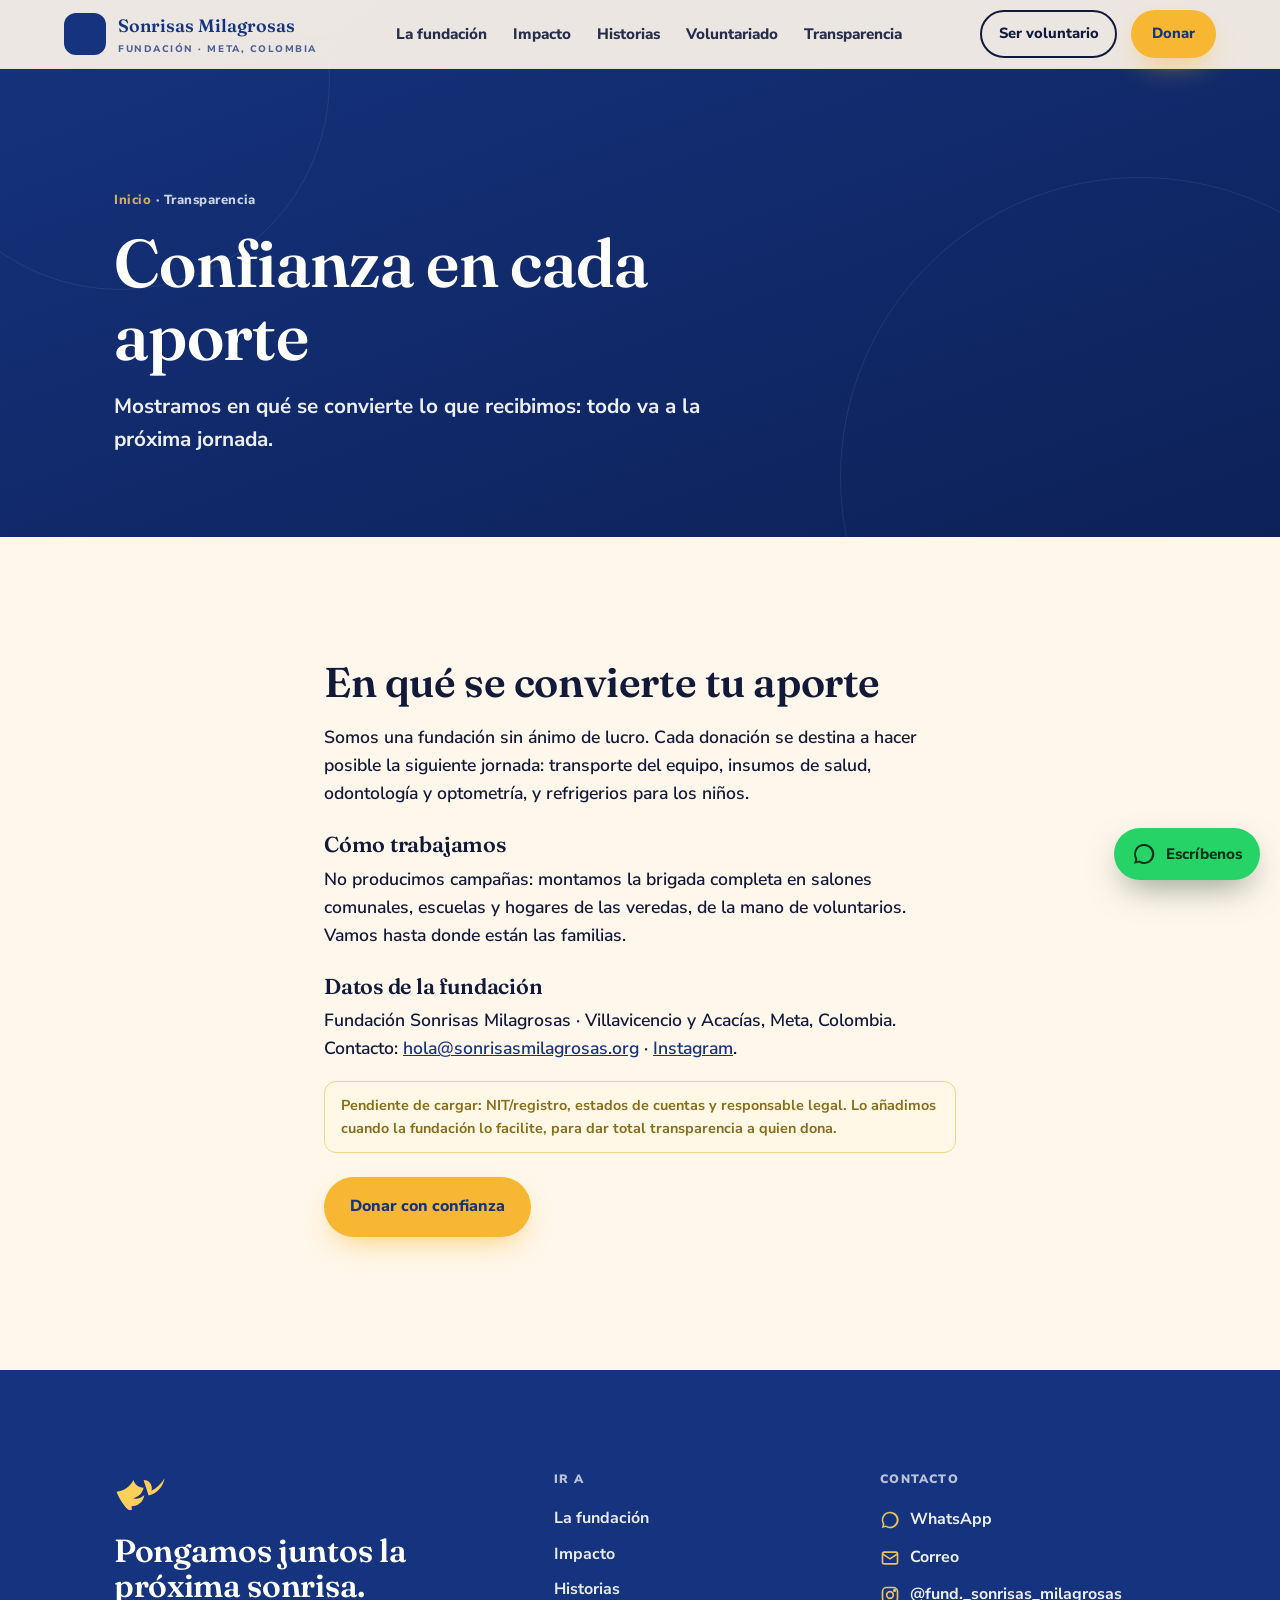
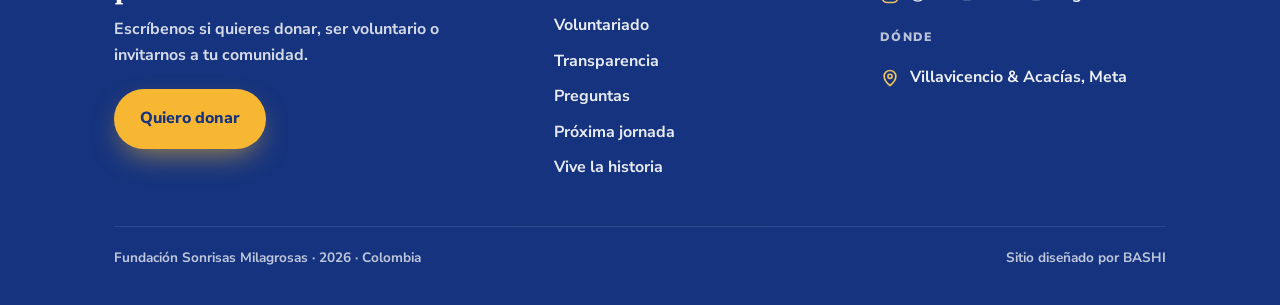
<file: transparencia/index.html>
<!DOCTYPE html>
<html lang="es">
<head>
<meta charset="UTF-8">
<meta name="viewport" content="width=device-width, initial-scale=1, viewport-fit=cover">
<title>Transparencia — Fundación Sonrisas Milagrosas</title>
<meta name="description" content="Transparencia de la Fundación Sonrisas Milagrosas: en qué se usa cada donación y cómo trabajamos en las veredas del Meta.">
<link rel="canonical" href="https://sonrisas-milagrosas.pages.dev/transparencia/">
<meta name="theme-color" content="#15337e">
<meta property="og:type" content="website">
<meta property="og:title" content="Transparencia — Fundación Sonrisas Milagrosas">
<meta property="og:description" content="Transparencia de la Fundación Sonrisas Milagrosas: en qué se usa cada donación y cómo trabajamos en las veredas del Meta.">
<meta property="og:url" content="https://sonrisas-milagrosas.pages.dev/transparencia/">
<meta property="og:image" content="https://sonrisas-milagrosas.pages.dev/img/jornada.webp">
<meta property="og:locale" content="es_CO">
<meta name="twitter:card" content="summary_large_image">
<link rel="icon" href="data:image/svg+xml,%3Csvg xmlns='http://www.w3.org/2000/svg' viewBox='0 0 64 64'%3E%3Crect width='64' height='64' rx='14' fill='%2315337e'/%3E%3Cpath fill='%23fff' d='M14 40c6-2 10-6 13-12 2 5 6 8 12 8-3 5-9 9-15 9-4 0-8-2-10-5z'/%3E%3Cpath fill='%23f7b733' d='M39 20c4 0 7 3 7 7 0 6-5 13-13 16 2-4 3-8 2-12 4-2 6-5 4-11z'/%3E%3C/svg%3E">
<link rel="preconnect" href="https://fonts.googleapis.com">
<link rel="preconnect" href="https://fonts.gstatic.com" crossorigin>
<link href="https://fonts.googleapis.com/css2?family=Fraunces:opsz,wght@9..144,500;9..144,600;9..144,700&family=Nunito+Sans:wght@400;600;700;800;900&display=swap" rel="stylesheet">
<link rel="stylesheet" href="/css/site.css">
<script type="application/ld+json">{"@context":"https://schema.org","@type":"NGO","name":"Fundación Sonrisas Milagrosas","alternateName":"Sonrisas Milagrosas","url":"https://sonrisas-milagrosas.pages.dev/","slogan":"Nosotros colocamos las sonrisas, Dios hace el milagro","description":"Fundación sin ánimo de lucro que lleva brigadas de salud, cuidado y acompañamiento a las veredas del Meta, Colombia.","areaServed":[{"@type":"City","name":"Villavicencio"},{"@type":"City","name":"Acacías"}],"address":{"@type":"PostalAddress","addressRegion":"Meta","addressCountry":"CO"},"sameAs":["https://www.instagram.com/fund._sonrisas_milagrosas/"]}</script>
</head>
<body class="interior">
<svg width="0" height="0" style="position:absolute" aria-hidden="true"><defs><symbol id="dove" viewBox="0 0 64 44"><path fill="currentColor" d="M3 30c9-1 16-6 20-14 1.6 5.4 6 9 12 9.2-1 6-5.5 11-13 12.6 5.2 1.4 10.4-.4 14-4-1 7.6-7.4 13.4-15.3 13.4C24 60.2 10 48 3 30z" transform="translate(0,-6)"/><path fill="currentColor" d="M35 10c5.6 0 9.8 4 9.8 9.6 0 1.2-.2 2.3-.5 3.4C50 20 56 15 60 8c-2 10-9 18-19 20.6"/></symbol></defs></svg>
<nav id="nav"><a class="brand" href="/" aria-label="Sonrisas Milagrosas, inicio"><span class="mark"><svg viewBox="0 0 64 44"><use href="#dove" fill="#fff"/></svg></span><span>Sonrisas Milagrosas<small>Fundación · Meta, Colombia</small></span></a><div class="nav-links"><a href="/">La fundación</a><a href="/impacto/">Impacto</a><a href="/historias/">Historias</a><a href="/voluntariado/">Voluntariado</a><a href="/transparencia/">Transparencia</a></div><div class="nav-cta"><a class="btn btn-line" href="/voluntariado/" style="padding:.7em 1.1em;font-size:.92rem">Ser voluntario</a><a class="btn btn-oro" href="/donar/" style="padding:.7em 1.3em;font-size:.92rem">Donar</a><button class="burger" id="burger" aria-label="Abrir menú"><i></i><i></i><i></i></button></div></nav><div id="menu"><a href="/">La fundación</a><a href="/impacto/">Impacto</a><a href="/historias/">Historias</a><a href="/voluntariado/">Voluntariado</a><a href="/transparencia/">Transparencia</a><a href="/donar/">Donar</a><a href="/3d">Vive la historia →</a><div class="m-foot">Villavicencio &amp; Acacías · Meta<br>Nosotros colocamos las sonrisas, Dios hace el milagro.</div></div>
<header class="phero"><span class="ring" style="width:420px;height:420px;top:-130px;left:-90px"></span><span class="ring" style="width:600px;height:600px;bottom:-240px;right:-160px"></span><div class="wrap"><div class="crumb"><a href="/">Inicio</a> · Transparencia</div><h1>Confianza en cada aporte</h1><p>Mostramos en qué se convierte lo que recibimos: todo va a la próxima jornada.</p></div></header>
<main>

<section class="section"><div class="narrow prose reveal">
<h2>En qué se convierte tu aporte</h2>
<p>Somos una fundación sin ánimo de lucro. Cada donación se destina a hacer posible la siguiente jornada: transporte del equipo, insumos de salud, odontología y optometría, y refrigerios para los niños.</p>
<h3>Cómo trabajamos</h3>
<p>No producimos campañas: montamos la brigada completa en salones comunales, escuelas y hogares de las veredas, de la mano de voluntarios. Vamos hasta donde están las familias.</p>
<h3>Datos de la fundación</h3>
<p>Fundación Sonrisas Milagrosas · Villavicencio y Acacías, Meta, Colombia. Contacto: <a href="mailto:hola@sonrisasmilagrosas.org" style="color:var(--azul);text-decoration:underline">hola@sonrisasmilagrosas.org</a> · <a href="https://www.instagram.com/fund._sonrisas_milagrosas/" target="_blank" rel="noopener" style="color:var(--azul);text-decoration:underline">Instagram</a>.</p>
<div class="note">Pendiente de cargar: NIT/registro, estados de cuentas y responsable legal. Lo añadimos cuando la fundación lo facilite, para dar total transparencia a quien dona.</div>
<p style="margin-top:24px"><a class="btn btn-oro" href="/donar/">Donar con confianza</a></p>
</div></section>
</main>
<footer class="foot"><div class="wrap"><div class="foot-top"><div><svg style="width:54px;height:40px;color:var(--oro-2);margin-bottom:16px"><use href="#dove"/></svg><h3>Pongamos juntos la próxima sonrisa.</h3><p class="sub">Escríbenos si quieres donar, ser voluntario o invitarnos a tu comunidad.</p><a class="btn btn-oro" href="/donar/">Quiero donar</a></div><div><h4>Ir a</h4><div class="foot-links"><a href="/">La fundación</a><a href="/impacto/">Impacto</a><a href="/historias/">Historias</a><a href="/voluntariado/">Voluntariado</a><a href="/transparencia/">Transparencia</a><a href="/preguntas/">Preguntas</a><a href="/proxima-jornada/">Próxima jornada</a><a href="/3d">Vive la historia</a></div></div><div><h4>Contacto</h4><a class="row" href="https://wa.me/57XXXXXXXXXX" target="_blank" rel="noopener"><svg viewBox="0 0 24 24" fill="currentColor"><path d="M12 2a10 10 0 00-8.6 15l-1.3 4.7 4.8-1.3A10 10 0 1012 2zm0 2a8 8 0 11-4.2 14.8l-.3-.2-2.8.7.7-2.7-.2-.3A8 8 0 0112 4z"/></svg>WhatsApp</a><a class="row" href="mailto:hola@sonrisasmilagrosas.org"><svg viewBox="0 0 24 24" fill="none" stroke="currentColor" stroke-width="2"><rect x="3" y="5" width="18" height="14" rx="2"/><path d="M3 7l9 6 9-6"/></svg>Correo</a><a class="row" href="https://www.instagram.com/fund._sonrisas_milagrosas/" target="_blank" rel="noopener"><svg viewBox="0 0 24 24" fill="none" stroke="currentColor" stroke-width="2"><rect x="3" y="3" width="18" height="18" rx="5"/><circle cx="12" cy="12" r="4"/><circle cx="17.5" cy="6.5" r="1" fill="currentColor"/></svg>@fund._sonrisas_milagrosas</a><div style="margin-top:14px"><h4>Dónde</h4><a class="row" href="/transparencia/"><svg viewBox="0 0 24 24" fill="none" stroke="currentColor" stroke-width="2"><path d="M12 21s-7-5.2-7-11a7 7 0 0114 0c0 5.8-7 11-7 11z"/><circle cx="12" cy="10" r="2.5"/></svg>Villavicencio &amp; Acacías, Meta</a></div></div></div><div class="foot-base"><span>Fundación Sonrisas Milagrosas · <span class="year">2026</span> · Colombia</span><span>Sitio diseñado por BASHI</span></div></div></footer><a class="wa" href="https://wa.me/57XXXXXXXXXX" target="_blank" rel="noopener" aria-label="Escríbenos por WhatsApp"><svg viewBox="0 0 24 24" fill="currentColor"><path d="M12 2a10 10 0 00-8.6 15l-1.3 4.7 4.8-1.3A10 10 0 1012 2zm0 2a8 8 0 11-4.2 14.8l-.3-.2-2.8.7.7-2.7-.2-.3A8 8 0 0112 4z"/></svg><span class="t">Escríbenos</span></a>
<script src="/js/site.js"></script>
</body>
</html>
</file>
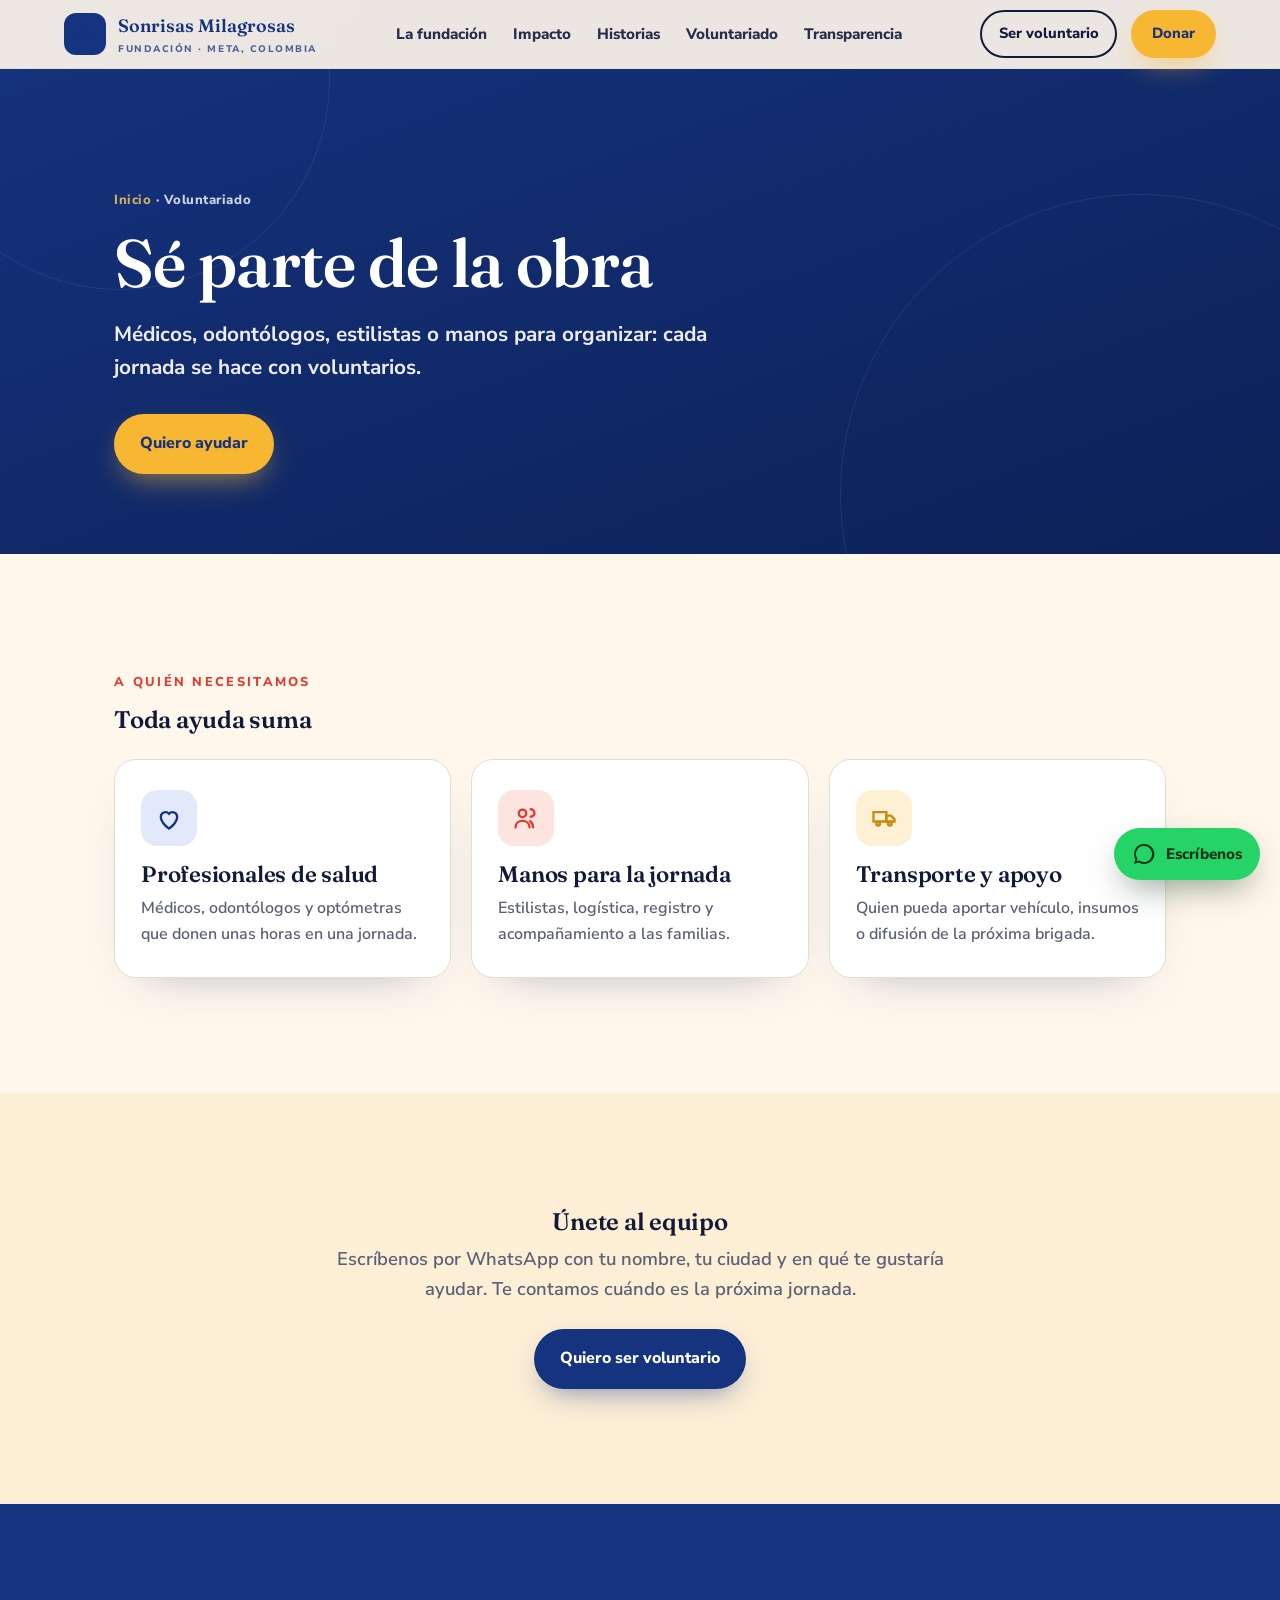
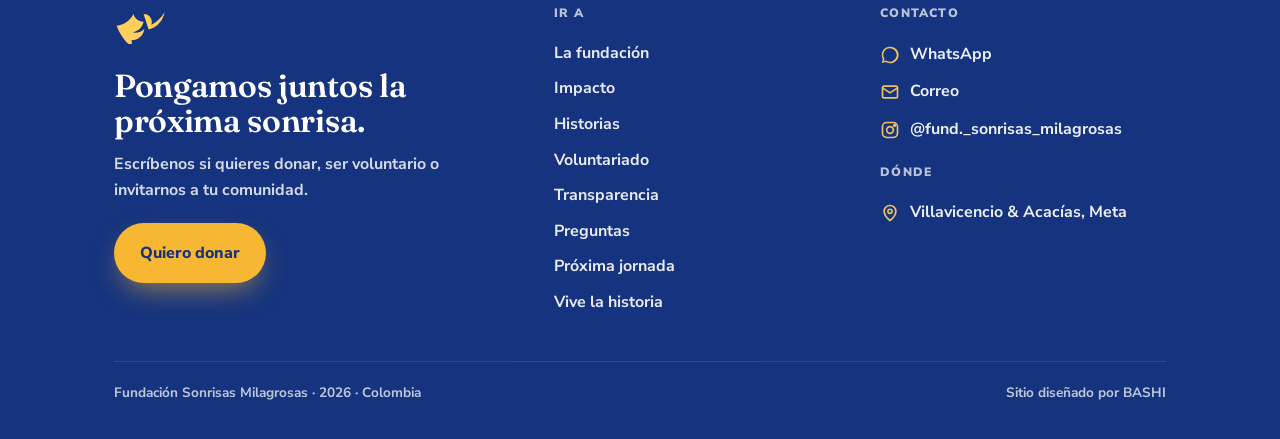
<file: voluntariado/index.html>
<!DOCTYPE html>
<html lang="es">
<head>
<meta charset="UTF-8">
<meta name="viewport" content="width=device-width, initial-scale=1, viewport-fit=cover">
<title>Voluntariado — Fundación Sonrisas Milagrosas</title>
<meta name="description" content="Sé voluntario de la Fundación Sonrisas Milagrosas. Profesionales de salud y manos para llevar brigadas a las veredas del Meta.">
<link rel="canonical" href="https://sonrisas-milagrosas.pages.dev/voluntariado/">
<meta name="theme-color" content="#15337e">
<meta property="og:type" content="website">
<meta property="og:title" content="Voluntariado — Fundación Sonrisas Milagrosas">
<meta property="og:description" content="Sé voluntario de la Fundación Sonrisas Milagrosas. Profesionales de salud y manos para llevar brigadas a las veredas del Meta.">
<meta property="og:url" content="https://sonrisas-milagrosas.pages.dev/voluntariado/">
<meta property="og:image" content="https://sonrisas-milagrosas.pages.dev/img/equipo.webp">
<meta property="og:locale" content="es_CO">
<meta name="twitter:card" content="summary_large_image">
<link rel="icon" href="data:image/svg+xml,%3Csvg xmlns='http://www.w3.org/2000/svg' viewBox='0 0 64 64'%3E%3Crect width='64' height='64' rx='14' fill='%2315337e'/%3E%3Cpath fill='%23fff' d='M14 40c6-2 10-6 13-12 2 5 6 8 12 8-3 5-9 9-15 9-4 0-8-2-10-5z'/%3E%3Cpath fill='%23f7b733' d='M39 20c4 0 7 3 7 7 0 6-5 13-13 16 2-4 3-8 2-12 4-2 6-5 4-11z'/%3E%3C/svg%3E">
<link rel="preconnect" href="https://fonts.googleapis.com">
<link rel="preconnect" href="https://fonts.gstatic.com" crossorigin>
<link href="https://fonts.googleapis.com/css2?family=Fraunces:opsz,wght@9..144,500;9..144,600;9..144,700&family=Nunito+Sans:wght@400;600;700;800;900&display=swap" rel="stylesheet">
<link rel="stylesheet" href="/css/site.css">
<script type="application/ld+json">{"@context":"https://schema.org","@type":"NGO","name":"Fundación Sonrisas Milagrosas","alternateName":"Sonrisas Milagrosas","url":"https://sonrisas-milagrosas.pages.dev/","slogan":"Nosotros colocamos las sonrisas, Dios hace el milagro","description":"Fundación sin ánimo de lucro que lleva brigadas de salud, cuidado y acompañamiento a las veredas del Meta, Colombia.","areaServed":[{"@type":"City","name":"Villavicencio"},{"@type":"City","name":"Acacías"}],"address":{"@type":"PostalAddress","addressRegion":"Meta","addressCountry":"CO"},"sameAs":["https://www.instagram.com/fund._sonrisas_milagrosas/"]}</script>
</head>
<body class="interior">
<svg width="0" height="0" style="position:absolute" aria-hidden="true"><defs><symbol id="dove" viewBox="0 0 64 44"><path fill="currentColor" d="M3 30c9-1 16-6 20-14 1.6 5.4 6 9 12 9.2-1 6-5.5 11-13 12.6 5.2 1.4 10.4-.4 14-4-1 7.6-7.4 13.4-15.3 13.4C24 60.2 10 48 3 30z" transform="translate(0,-6)"/><path fill="currentColor" d="M35 10c5.6 0 9.8 4 9.8 9.6 0 1.2-.2 2.3-.5 3.4C50 20 56 15 60 8c-2 10-9 18-19 20.6"/></symbol></defs></svg>
<nav id="nav"><a class="brand" href="/" aria-label="Sonrisas Milagrosas, inicio"><span class="mark"><svg viewBox="0 0 64 44"><use href="#dove" fill="#fff"/></svg></span><span>Sonrisas Milagrosas<small>Fundación · Meta, Colombia</small></span></a><div class="nav-links"><a href="/">La fundación</a><a href="/impacto/">Impacto</a><a href="/historias/">Historias</a><a href="/voluntariado/">Voluntariado</a><a href="/transparencia/">Transparencia</a></div><div class="nav-cta"><a class="btn btn-line" href="/voluntariado/" style="padding:.7em 1.1em;font-size:.92rem">Ser voluntario</a><a class="btn btn-oro" href="/donar/" style="padding:.7em 1.3em;font-size:.92rem">Donar</a><button class="burger" id="burger" aria-label="Abrir menú"><i></i><i></i><i></i></button></div></nav><div id="menu"><a href="/">La fundación</a><a href="/impacto/">Impacto</a><a href="/historias/">Historias</a><a href="/voluntariado/">Voluntariado</a><a href="/transparencia/">Transparencia</a><a href="/donar/">Donar</a><a href="/3d">Vive la historia →</a><div class="m-foot">Villavicencio &amp; Acacías · Meta<br>Nosotros colocamos las sonrisas, Dios hace el milagro.</div></div>
<header class="phero"><span class="ring" style="width:420px;height:420px;top:-130px;left:-90px"></span><span class="ring" style="width:600px;height:600px;bottom:-240px;right:-160px"></span><div class="wrap"><div class="crumb"><a href="/">Inicio</a> · Voluntariado</div><h1>Sé parte de la obra</h1><p>Médicos, odontólogos, estilistas o manos para organizar: cada jornada se hace con voluntarios.</p><div class="phero-cta"><a class="btn btn-oro" href="https://wa.me/57XXXXXXXXXX" target="_blank" rel="noopener">Quiero ayudar</a></div></div></header>
<main>

<section class="section"><div class="wrap">
<span class="eyebrow">A quién necesitamos</span>
<h2 class="prose" style="margin:12px 0 26px">Toda ayuda suma</h2>
<div class="grid g3">
  <div class="card reveal"><div class="ic azul"><svg viewBox="0 0 24 24" fill="none" stroke="currentColor" stroke-width="2" stroke-linecap="round"><path d="M12 21s-7-4.5-7-10a4 4 0 017-2.6A4 4 0 0119 11c0 5.5-7 10-7 10z"/></svg></div><h3>Profesionales de salud</h3><p>Médicos, odontólogos y optómetras que donen unas horas en una jornada.</p></div>
  <div class="card reveal"><div class="ic rojo"><svg viewBox="0 0 24 24" fill="none" stroke="currentColor" stroke-width="2" stroke-linecap="round"><circle cx="9" cy="8" r="3.2"/><path d="M3 20c0-3.5 2.7-5.5 6-5.5s6 2 6 5.5"/><path d="M16 4.5a3.2 3.2 0 010 6.4M18 20c0-2.6-1-4.3-2.5-5.2"/></svg></div><h3>Manos para la jornada</h3><p>Estilistas, logística, registro y acompañamiento a las familias.</p></div>
  <div class="card reveal"><div class="ic oro"><svg viewBox="0 0 24 24" fill="none" stroke="currentColor" stroke-width="2" stroke-linecap="round"><path d="M3 7h11v8H3z"/><path d="M14 10h4l3 3v2h-7z"/><circle cx="7" cy="17" r="1.6"/><circle cx="17" cy="17" r="1.6"/></svg></div><h3>Transporte y apoyo</h3><p>Quien pueda aportar vehículo, insumos o difusión de la próxima brigada.</p></div>
</div>
</div></section>
<section class="section crema2"><div class="narrow" style="text-align:center">
  <h2 class="prose" style="margin:0 0 10px">Únete al equipo</h2>
  <p class="lead" style="margin:0 auto 26px">Escríbenos por WhatsApp con tu nombre, tu ciudad y en qué te gustaría ayudar. Te contamos cuándo es la próxima jornada.</p>
  <a class="btn btn-azul" href="https://wa.me/57XXXXXXXXXX" target="_blank" rel="noopener">Quiero ser voluntario</a>
</div></section>
</main>
<footer class="foot"><div class="wrap"><div class="foot-top"><div><svg style="width:54px;height:40px;color:var(--oro-2);margin-bottom:16px"><use href="#dove"/></svg><h3>Pongamos juntos la próxima sonrisa.</h3><p class="sub">Escríbenos si quieres donar, ser voluntario o invitarnos a tu comunidad.</p><a class="btn btn-oro" href="/donar/">Quiero donar</a></div><div><h4>Ir a</h4><div class="foot-links"><a href="/">La fundación</a><a href="/impacto/">Impacto</a><a href="/historias/">Historias</a><a href="/voluntariado/">Voluntariado</a><a href="/transparencia/">Transparencia</a><a href="/preguntas/">Preguntas</a><a href="/proxima-jornada/">Próxima jornada</a><a href="/3d">Vive la historia</a></div></div><div><h4>Contacto</h4><a class="row" href="https://wa.me/57XXXXXXXXXX" target="_blank" rel="noopener"><svg viewBox="0 0 24 24" fill="currentColor"><path d="M12 2a10 10 0 00-8.6 15l-1.3 4.7 4.8-1.3A10 10 0 1012 2zm0 2a8 8 0 11-4.2 14.8l-.3-.2-2.8.7.7-2.7-.2-.3A8 8 0 0112 4z"/></svg>WhatsApp</a><a class="row" href="mailto:hola@sonrisasmilagrosas.org"><svg viewBox="0 0 24 24" fill="none" stroke="currentColor" stroke-width="2"><rect x="3" y="5" width="18" height="14" rx="2"/><path d="M3 7l9 6 9-6"/></svg>Correo</a><a class="row" href="https://www.instagram.com/fund._sonrisas_milagrosas/" target="_blank" rel="noopener"><svg viewBox="0 0 24 24" fill="none" stroke="currentColor" stroke-width="2"><rect x="3" y="3" width="18" height="18" rx="5"/><circle cx="12" cy="12" r="4"/><circle cx="17.5" cy="6.5" r="1" fill="currentColor"/></svg>@fund._sonrisas_milagrosas</a><div style="margin-top:14px"><h4>Dónde</h4><a class="row" href="/transparencia/"><svg viewBox="0 0 24 24" fill="none" stroke="currentColor" stroke-width="2"><path d="M12 21s-7-5.2-7-11a7 7 0 0114 0c0 5.8-7 11-7 11z"/><circle cx="12" cy="10" r="2.5"/></svg>Villavicencio &amp; Acacías, Meta</a></div></div></div><div class="foot-base"><span>Fundación Sonrisas Milagrosas · <span class="year">2026</span> · Colombia</span><span>Sitio diseñado por BASHI</span></div></div></footer><a class="wa" href="https://wa.me/57XXXXXXXXXX" target="_blank" rel="noopener" aria-label="Escríbenos por WhatsApp"><svg viewBox="0 0 24 24" fill="currentColor"><path d="M12 2a10 10 0 00-8.6 15l-1.3 4.7 4.8-1.3A10 10 0 1012 2zm0 2a8 8 0 11-4.2 14.8l-.3-.2-2.8.7.7-2.7-.2-.3A8 8 0 0112 4z"/></svg><span class="t">Escríbenos</span></a>
<script src="/js/site.js"></script>
</body>
</html>
</file>
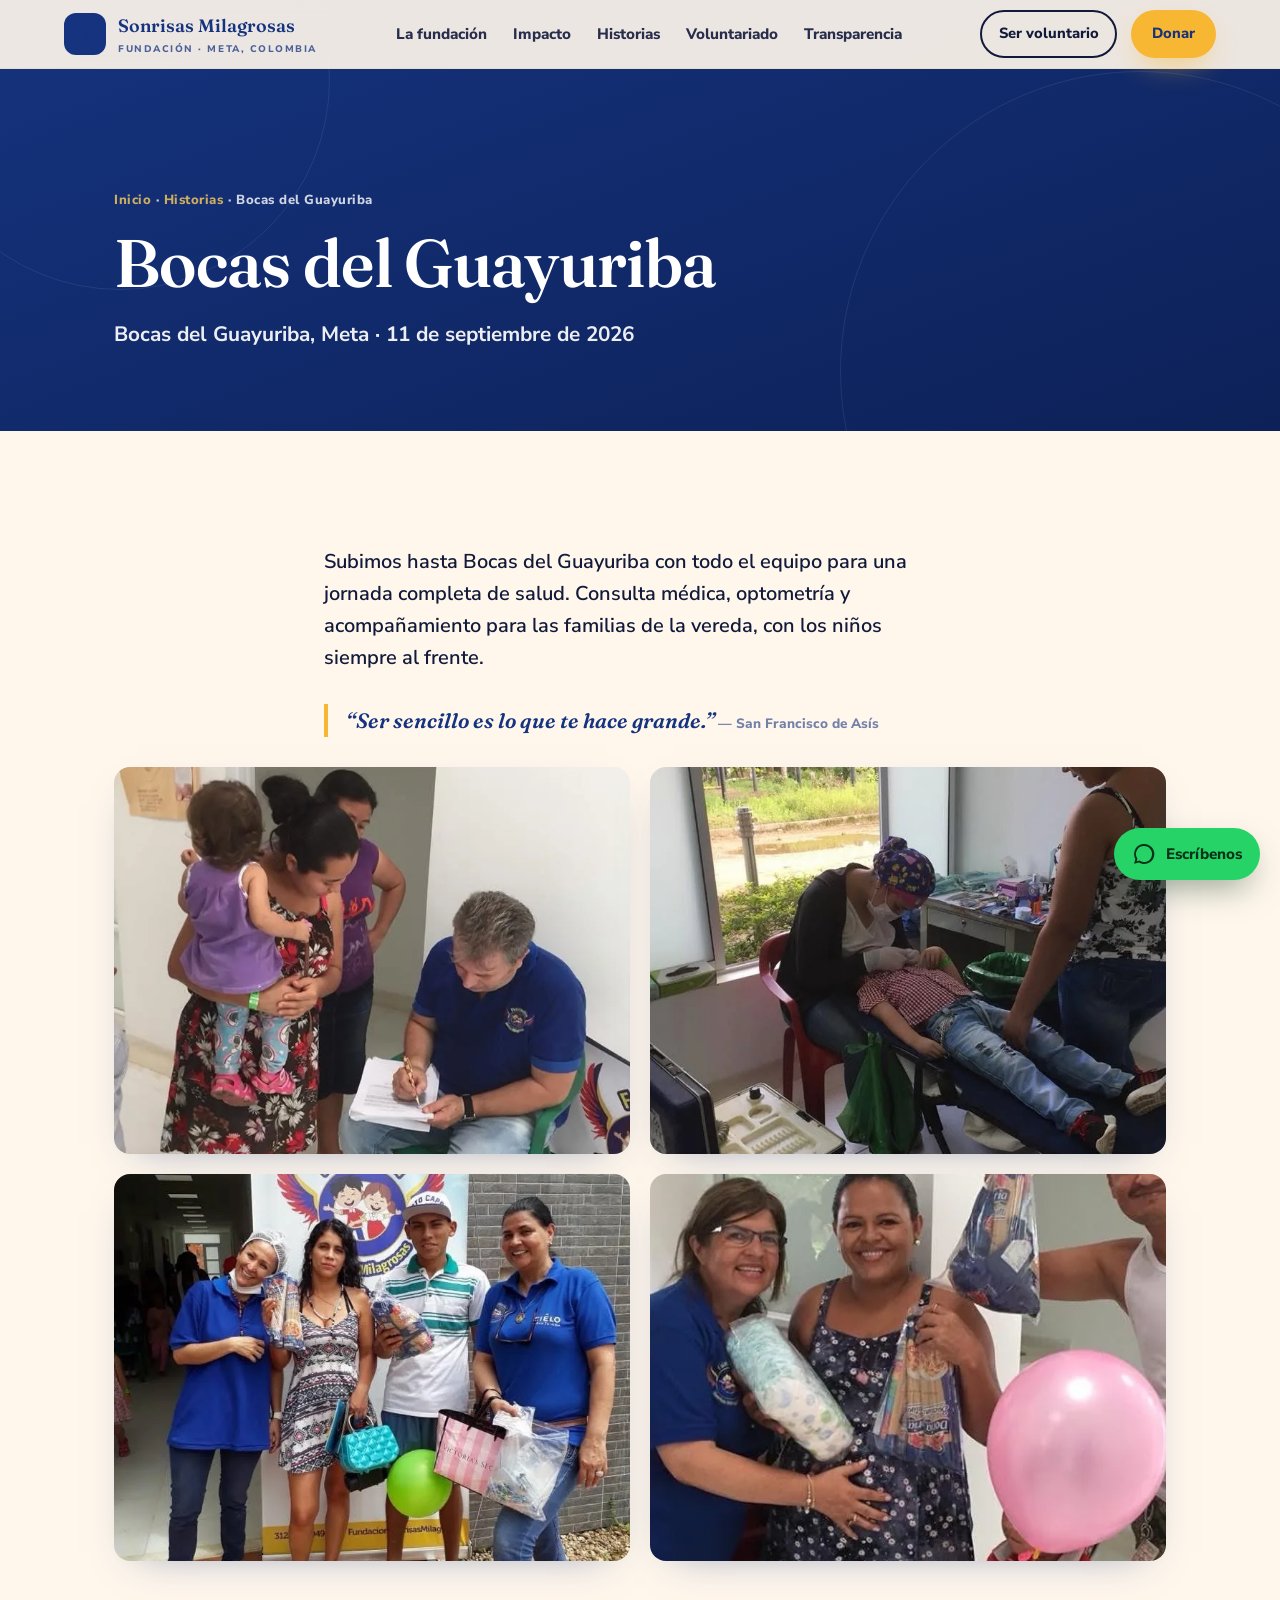
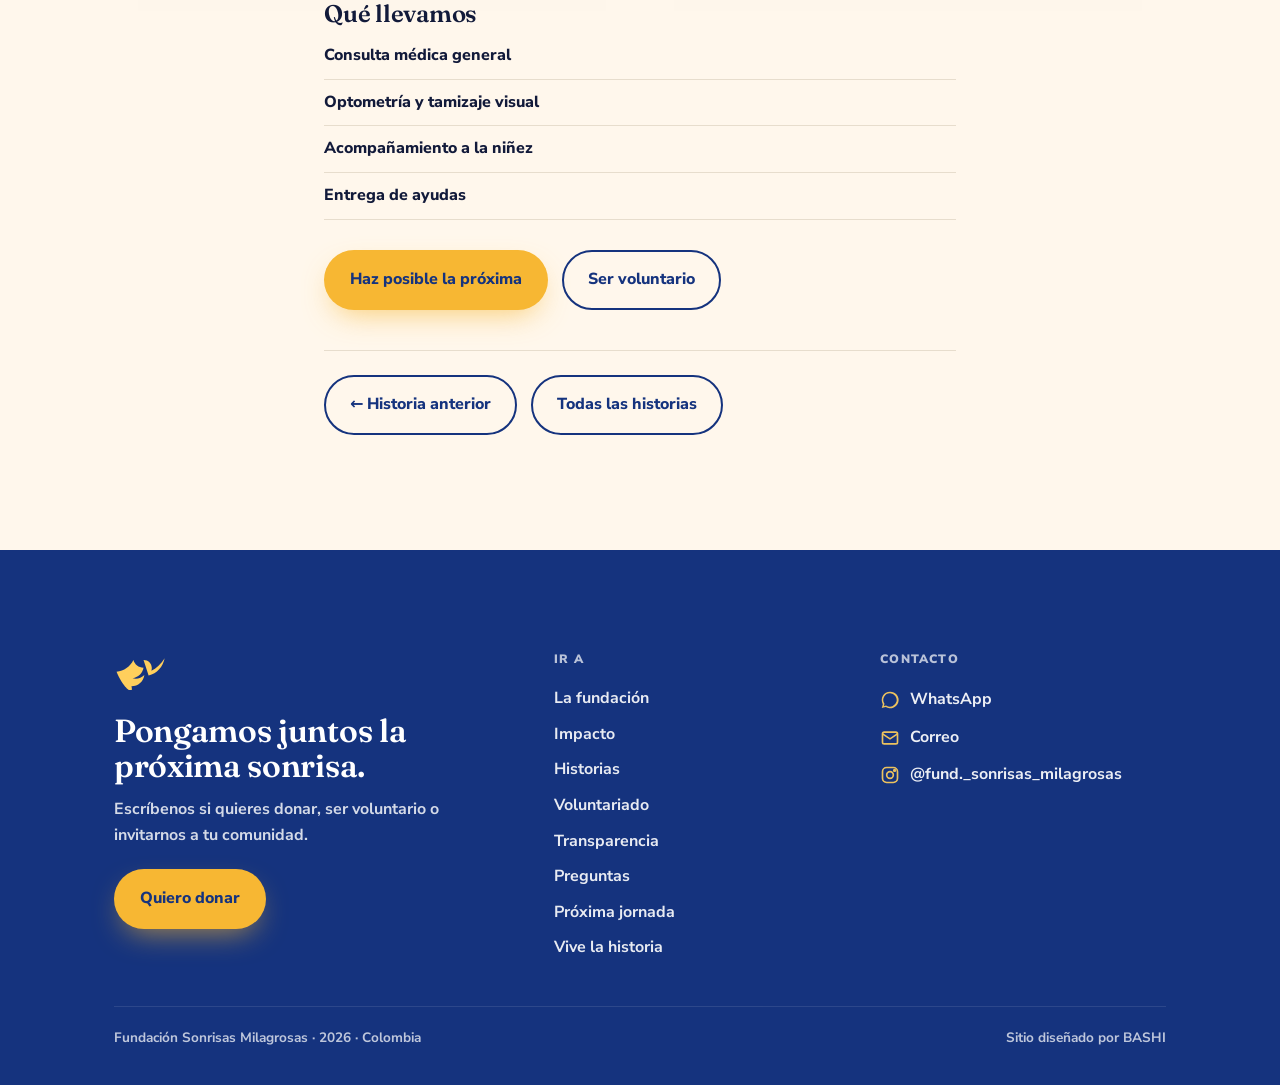
<file: historias/bocas-del-guayuriba/index.html>
<!DOCTYPE html>
<html lang="es">
<head>
<meta charset="UTF-8">
<meta name="viewport" content="width=device-width, initial-scale=1, viewport-fit=cover">
<title>Bocas del Guayuriba — Historias · Fundación Sonrisas Milagrosas</title>
<meta name="description" content="Una jornada de salud para toda la comunidad, con los niños al frente.">
<link rel="canonical" href="https://sonrisas-milagrosas.pages.dev/historias/bocas-del-guayuriba/">
<meta name="theme-color" content="#15337e">
<meta property="og:type" content="article">
<meta property="og:title" content="Bocas del Guayuriba — Historias · Fundación Sonrisas Milagrosas">
<meta property="og:description" content="Una jornada de salud para toda la comunidad, con los niños al frente.">
<meta property="og:url" content="https://sonrisas-milagrosas.pages.dev/historias/bocas-del-guayuriba/">
<meta property="og:image" content="https://sonrisas-milagrosas.pages.dev/img/salud.webp">
<meta property="og:locale" content="es_CO">
<meta name="twitter:card" content="summary_large_image">
<link rel="icon" href="data:image/svg+xml,%3Csvg xmlns='http://www.w3.org/2000/svg' viewBox='0 0 64 64'%3E%3Crect width='64' height='64' rx='14' fill='%2315337e'/%3E%3Cpath fill='%23fff' d='M14 40c6-2 10-6 13-12 2 5 6 8 12 8-3 5-9 9-15 9-4 0-8-2-10-5z'/%3E%3Cpath fill='%23f7b733' d='M39 20c4 0 7 3 7 7 0 6-5 13-13 16 2-4 3-8 2-12 4-2 6-5 4-11z'/%3E%3C/svg%3E">
<link rel="preconnect" href="https://fonts.googleapis.com">
<link rel="preconnect" href="https://fonts.gstatic.com" crossorigin>
<link href="https://fonts.googleapis.com/css2?family=Fraunces:opsz,wght@9..144,500;9..144,600;9..144,700&family=Nunito+Sans:wght@400;600;700;800;900&display=swap" rel="stylesheet">
<link rel="stylesheet" href="/css/site.css">
<script type="application/ld+json">{"@context":"https://schema.org","@type":"Article","headline":"Bocas del Guayuriba — Brigada de salud","datePublished":"2026-09-11","image":"https://sonrisas-milagrosas.pages.dev/img/salud.webp","author":{"@type":"NGO","name":"Fundación Sonrisas Milagrosas"},"publisher":{"@type":"NGO","name":"Fundación Sonrisas Milagrosas"},"about":"Brigada de salud en Bocas del Guayuriba, Meta","contentLocation":{"@type":"Place","name":"Bocas del Guayuriba, Meta"},"mainEntityOfPage":"https://sonrisas-milagrosas.pages.dev/historias/bocas-del-guayuriba/"}</script>
</head>
<body class="interior">
<svg width="0" height="0" style="position:absolute" aria-hidden="true"><defs><symbol id="dove" viewBox="0 0 64 44"><path fill="currentColor" d="M3 30c9-1 16-6 20-14 1.6 5.4 6 9 12 9.2-1 6-5.5 11-13 12.6 5.2 1.4 10.4-.4 14-4-1 7.6-7.4 13.4-15.3 13.4C24 60.2 10 48 3 30z" transform="translate(0,-6)"/><path fill="currentColor" d="M35 10c5.6 0 9.8 4 9.8 9.6 0 1.2-.2 2.3-.5 3.4C50 20 56 15 60 8c-2 10-9 18-19 20.6"/></symbol></defs></svg>
<nav id="nav"><a class="brand" href="/" aria-label="Sonrisas Milagrosas, inicio"><span class="mark"><svg viewBox="0 0 64 44"><use href="#dove" fill="#fff"/></svg></span><span>Sonrisas Milagrosas<small>Fundación · Meta, Colombia</small></span></a><div class="nav-links"><a href="/">La fundación</a><a href="/impacto/">Impacto</a><a href="/historias/">Historias</a><a href="/voluntariado/">Voluntariado</a><a href="/transparencia/">Transparencia</a></div><div class="nav-cta"><a class="btn btn-line" href="/voluntariado/" style="padding:.7em 1.1em;font-size:.92rem">Ser voluntario</a><a class="btn btn-oro" href="/donar/" style="padding:.7em 1.3em;font-size:.92rem">Donar</a><button class="burger" id="burger" aria-label="Abrir menú"><i></i><i></i><i></i></button></div></nav><div id="menu"><a href="/">La fundación</a><a href="/impacto/">Impacto</a><a href="/historias/">Historias</a><a href="/voluntariado/">Voluntariado</a><a href="/transparencia/">Transparencia</a><a href="/donar/">Donar</a><a href="/3d">Vive la historia →</a><div class="m-foot">Villavicencio &amp; Acacías · Meta<br>Nosotros colocamos las sonrisas, Dios hace el milagro.</div></div>
<header class="phero"><span class="ring" style="width:420px;height:420px;top:-130px;left:-90px"></span><span class="ring" style="width:600px;height:600px;bottom:-240px;right:-160px"></span><div class="wrap"><div class="crumb"><a href="/">Inicio</a> · <a href="/historias/">Historias</a> · Bocas del Guayuriba</div><h1>Bocas del Guayuriba</h1><p>Bocas del Guayuriba, Meta · 11 de septiembre de 2026</p></div></header>
<main>

<section class="section"><div class="narrow">
<p class="lead reveal" style="font-size:1.25rem;color:var(--tinta)">Subimos hasta Bocas del Guayuriba con todo el equipo para una jornada completa de salud. Consulta médica, optometría y acompañamiento para las familias de la vereda, con los niños siempre al frente.</p>
<blockquote class="firma" style="border-left:4px solid var(--oro);padding-left:18px;margin:30px 0">“Ser sencillo es lo que te hace grande.” <span style="font-size:.85rem;font-style:normal;font-family:var(--fbody);font-weight:800;opacity:.6">— San Francisco de Asís</span></blockquote>
</div>
<div class="wrap" style="margin-top:20px"><div class="grid g2 reveal"><figure style="margin:0;border-radius:16px;overflow:hidden;box-shadow:0 14px 40px -24px rgba(21,51,126,.5)"><img src="/img/salud.webp" alt="Médico atendiendo a una madre y su hijo" loading="lazy" style="width:100%;aspect-ratio:4/3;object-fit:cover"></figure><figure style="margin:0;border-radius:16px;overflow:hidden;box-shadow:0 14px 40px -24px rgba(21,51,126,.5)"><img src="/img/vision.webp" alt="Jornada de optometría" loading="lazy" style="width:100%;aspect-ratio:4/3;object-fit:cover"></figure><figure style="margin:0;border-radius:16px;overflow:hidden;box-shadow:0 14px 40px -24px rgba(21,51,126,.5)"><img src="/img/alegria.webp" alt="Familias y voluntarios en la jornada" loading="lazy" style="width:100%;aspect-ratio:4/3;object-fit:cover"></figure><figure style="margin:0;border-radius:16px;overflow:hidden;box-shadow:0 14px 40px -24px rgba(21,51,126,.5)"><img src="/img/sonrisa.webp" alt="Entrega de un regalo con una sonrisa" loading="lazy" style="width:100%;aspect-ratio:4/3;object-fit:cover"></figure></div></div>
<div class="narrow" style="margin-top:40px">
  <h2 class="prose" style="font-size:1.5rem;margin-bottom:6px">Qué llevamos</h2>
  <ul style="list-style:none;margin:0 0 30px"><li style="padding:10px 0;border-bottom:1px solid var(--linea);font-weight:800">Consulta médica general</li><li style="padding:10px 0;border-bottom:1px solid var(--linea);font-weight:800">Optometría y tamizaje visual</li><li style="padding:10px 0;border-bottom:1px solid var(--linea);font-weight:800">Acompañamiento a la niñez</li><li style="padding:10px 0;border-bottom:1px solid var(--linea);font-weight:800">Entrega de ayudas</li></ul>
  <div style="display:flex;gap:14px;flex-wrap:wrap"><a class="btn btn-oro" href="/donar/">Haz posible la próxima</a><a class="btn btn-line" href="/voluntariado/" style="color:var(--azul)">Ser voluntario</a></div>
  <div style="display:flex;gap:14px;flex-wrap:wrap;margin-top:40px;padding-top:24px;border-top:1px solid var(--linea)"><a class="btn btn-line" href="/historias/san-carlos/" style="color:var(--azul)">← Historia anterior</a><a class="btn btn-line" href="/historias/" style="color:var(--azul)">Todas las historias</a></div>
</div></section>
</main>
<footer class="foot"><div class="wrap"><div class="foot-top"><div><svg style="width:54px;height:40px;color:var(--oro-2);margin-bottom:16px"><use href="#dove"/></svg><h3>Pongamos juntos la próxima sonrisa.</h3><p class="sub">Escríbenos si quieres donar, ser voluntario o invitarnos a tu comunidad.</p><a class="btn btn-oro" href="/donar/">Quiero donar</a></div><div><h4>Ir a</h4><div class="foot-links"><a href="/">La fundación</a><a href="/impacto/">Impacto</a><a href="/historias/">Historias</a><a href="/voluntariado/">Voluntariado</a><a href="/transparencia/">Transparencia</a><a href="/preguntas/">Preguntas</a><a href="/proxima-jornada/">Próxima jornada</a><a href="/3d">Vive la historia</a></div></div><div><h4>Contacto</h4><a class="row" href="https://wa.me/57XXXXXXXXXX" target="_blank" rel="noopener"><svg viewBox="0 0 24 24" fill="currentColor"><path d="M12 2a10 10 0 00-8.6 15l-1.3 4.7 4.8-1.3A10 10 0 1012 2zm0 2a8 8 0 11-4.2 14.8l-.3-.2-2.8.7.7-2.7-.2-.3A8 8 0 0112 4z"/></svg>WhatsApp</a><a class="row" href="mailto:hola@sonrisasmilagrosas.org"><svg viewBox="0 0 24 24" fill="none" stroke="currentColor" stroke-width="2"><rect x="3" y="5" width="18" height="14" rx="2"/><path d="M3 7l9 6 9-6"/></svg>Correo</a><a class="row" href="https://www.instagram.com/fund._sonrisas_milagrosas/" target="_blank" rel="noopener"><svg viewBox="0 0 24 24" fill="none" stroke="currentColor" stroke-width="2"><rect x="3" y="3" width="18" height="18" rx="5"/><circle cx="12" cy="12" r="4"/><circle cx="17.5" cy="6.5" r="1" fill="currentColor"/></svg>@fund._sonrisas_milagrosas</a></div></div><div class="foot-base"><span>Fundación Sonrisas Milagrosas · <span class="year">2026</span> · Colombia</span><span>Sitio diseñado por BASHI</span></div></div></footer><a class="wa" href="https://wa.me/57XXXXXXXXXX" target="_blank" rel="noopener" aria-label="Escríbenos por WhatsApp"><svg viewBox="0 0 24 24" fill="currentColor"><path d="M12 2a10 10 0 00-8.6 15l-1.3 4.7 4.8-1.3A10 10 0 1012 2zm0 2a8 8 0 11-4.2 14.8l-.3-.2-2.8.7.7-2.7-.2-.3A8 8 0 0112 4z"/></svg><span class="t">Escríbenos</span></a>
<script src="/js/site.js"></script>
</body>
</html>
</file>
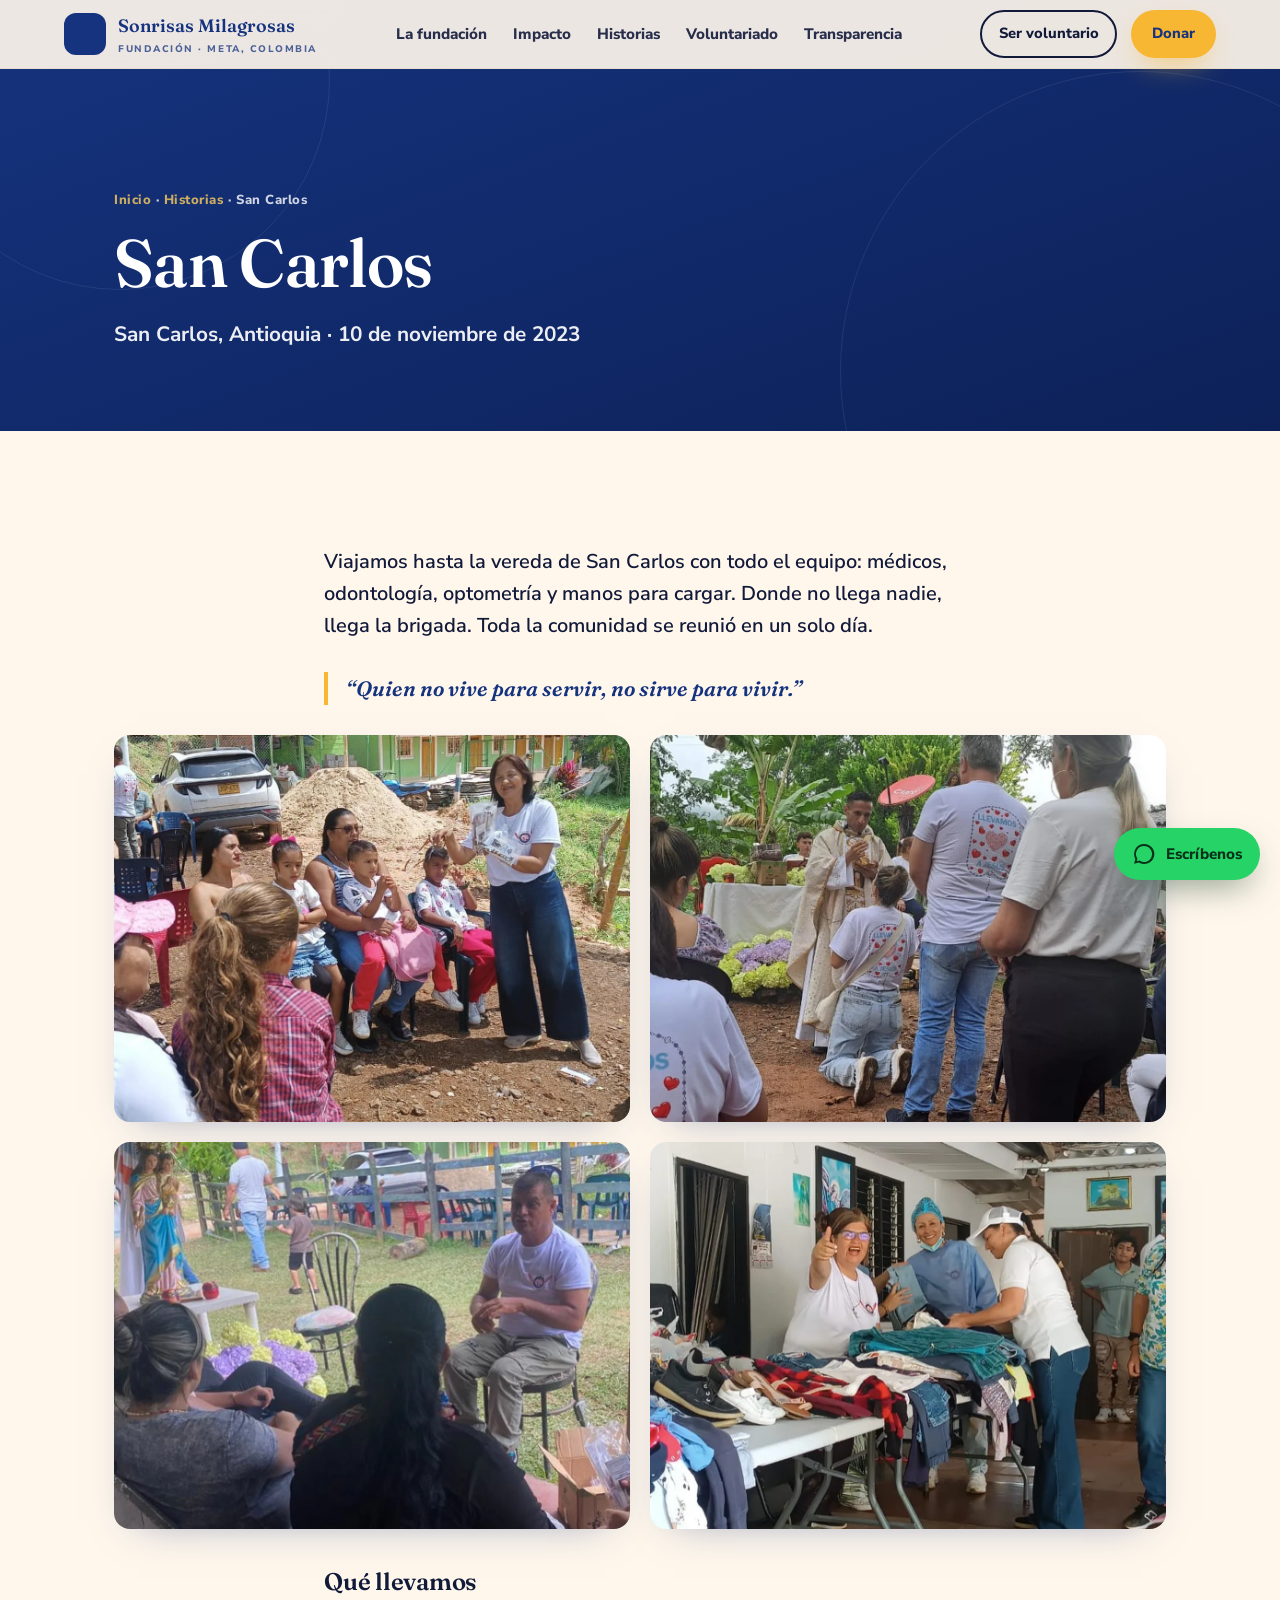
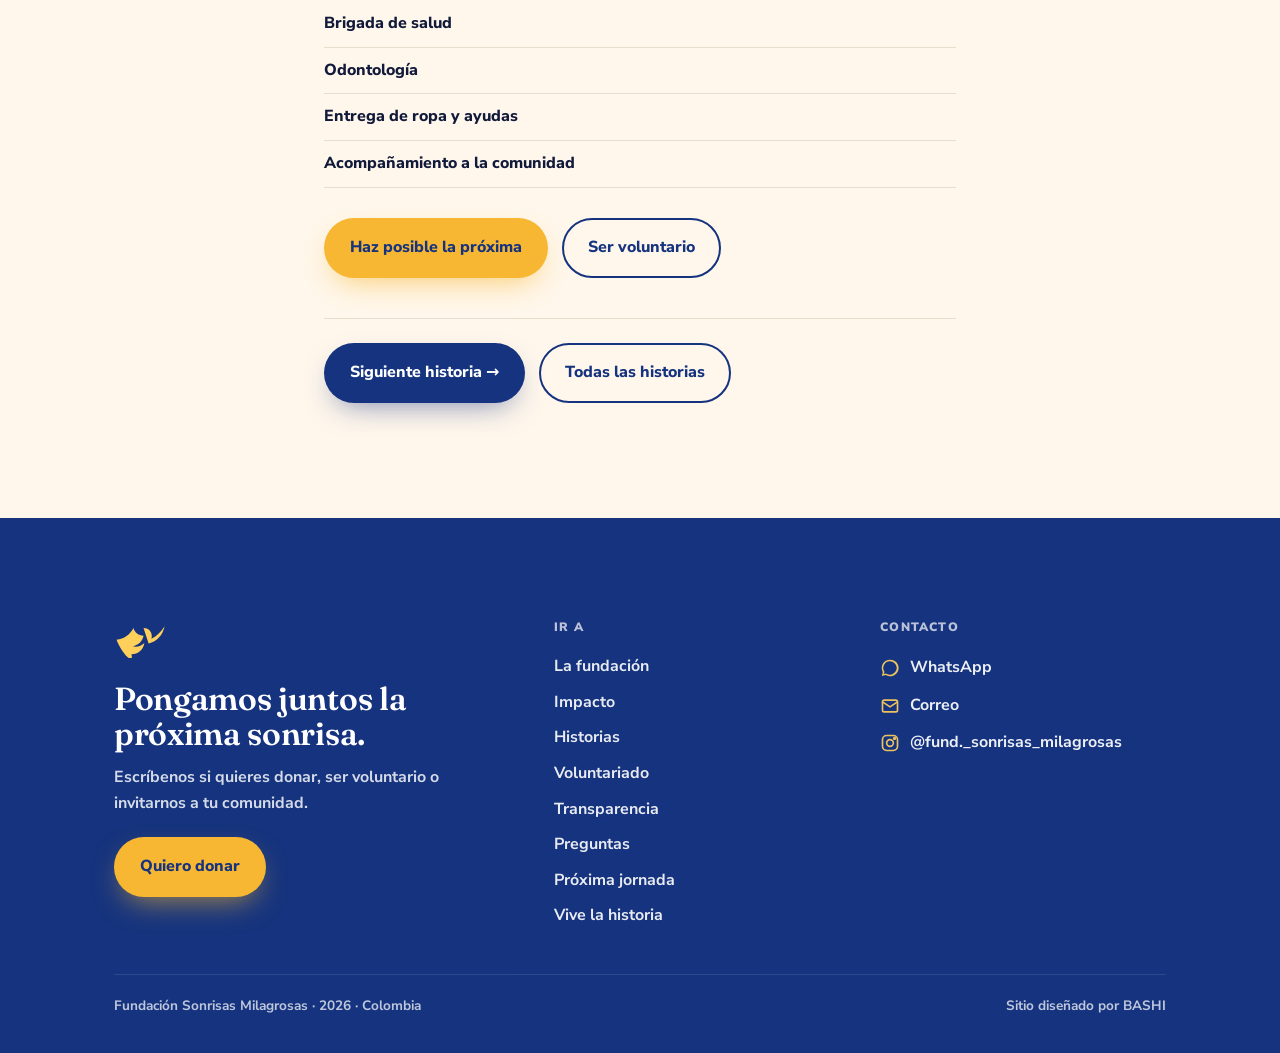
<file: historias/san-carlos/index.html>
<!DOCTYPE html>
<html lang="es">
<head>
<meta charset="UTF-8">
<meta name="viewport" content="width=device-width, initial-scale=1, viewport-fit=cover">
<title>San Carlos — Historias · Fundación Sonrisas Milagrosas</title>
<meta name="description" content="Donde no llega nadie, llega la brigada. Documentado, nunca olvidado.">
<link rel="canonical" href="https://sonrisas-milagrosas.pages.dev/historias/san-carlos/">
<meta name="theme-color" content="#15337e">
<meta property="og:type" content="article">
<meta property="og:title" content="San Carlos — Historias · Fundación Sonrisas Milagrosas">
<meta property="og:description" content="Donde no llega nadie, llega la brigada. Documentado, nunca olvidado.">
<meta property="og:url" content="https://sonrisas-milagrosas.pages.dev/historias/san-carlos/">
<meta property="og:image" content="https://sonrisas-milagrosas.pages.dev/img/comunidad.webp">
<meta property="og:locale" content="es_CO">
<meta name="twitter:card" content="summary_large_image">
<link rel="icon" href="data:image/svg+xml,%3Csvg xmlns='http://www.w3.org/2000/svg' viewBox='0 0 64 64'%3E%3Crect width='64' height='64' rx='14' fill='%2315337e'/%3E%3Cpath fill='%23fff' d='M14 40c6-2 10-6 13-12 2 5 6 8 12 8-3 5-9 9-15 9-4 0-8-2-10-5z'/%3E%3Cpath fill='%23f7b733' d='M39 20c4 0 7 3 7 7 0 6-5 13-13 16 2-4 3-8 2-12 4-2 6-5 4-11z'/%3E%3C/svg%3E">
<link rel="preconnect" href="https://fonts.googleapis.com">
<link rel="preconnect" href="https://fonts.gstatic.com" crossorigin>
<link href="https://fonts.googleapis.com/css2?family=Fraunces:opsz,wght@9..144,500;9..144,600;9..144,700&family=Nunito+Sans:wght@400;600;700;800;900&display=swap" rel="stylesheet">
<link rel="stylesheet" href="/css/site.css">
<script type="application/ld+json">{"@context":"https://schema.org","@type":"Article","headline":"San Carlos — Brigada de salud","datePublished":"2023-11-10","image":"https://sonrisas-milagrosas.pages.dev/img/comunidad.webp","author":{"@type":"NGO","name":"Fundación Sonrisas Milagrosas"},"publisher":{"@type":"NGO","name":"Fundación Sonrisas Milagrosas"},"about":"Brigada de salud en San Carlos, Antioquia","contentLocation":{"@type":"Place","name":"San Carlos, Antioquia"},"mainEntityOfPage":"https://sonrisas-milagrosas.pages.dev/historias/san-carlos/"}</script>
</head>
<body class="interior">
<svg width="0" height="0" style="position:absolute" aria-hidden="true"><defs><symbol id="dove" viewBox="0 0 64 44"><path fill="currentColor" d="M3 30c9-1 16-6 20-14 1.6 5.4 6 9 12 9.2-1 6-5.5 11-13 12.6 5.2 1.4 10.4-.4 14-4-1 7.6-7.4 13.4-15.3 13.4C24 60.2 10 48 3 30z" transform="translate(0,-6)"/><path fill="currentColor" d="M35 10c5.6 0 9.8 4 9.8 9.6 0 1.2-.2 2.3-.5 3.4C50 20 56 15 60 8c-2 10-9 18-19 20.6"/></symbol></defs></svg>
<nav id="nav"><a class="brand" href="/" aria-label="Sonrisas Milagrosas, inicio"><span class="mark"><svg viewBox="0 0 64 44"><use href="#dove" fill="#fff"/></svg></span><span>Sonrisas Milagrosas<small>Fundación · Meta, Colombia</small></span></a><div class="nav-links"><a href="/">La fundación</a><a href="/impacto/">Impacto</a><a href="/historias/">Historias</a><a href="/voluntariado/">Voluntariado</a><a href="/transparencia/">Transparencia</a></div><div class="nav-cta"><a class="btn btn-line" href="/voluntariado/" style="padding:.7em 1.1em;font-size:.92rem">Ser voluntario</a><a class="btn btn-oro" href="/donar/" style="padding:.7em 1.3em;font-size:.92rem">Donar</a><button class="burger" id="burger" aria-label="Abrir menú"><i></i><i></i><i></i></button></div></nav><div id="menu"><a href="/">La fundación</a><a href="/impacto/">Impacto</a><a href="/historias/">Historias</a><a href="/voluntariado/">Voluntariado</a><a href="/transparencia/">Transparencia</a><a href="/donar/">Donar</a><a href="/3d">Vive la historia →</a><div class="m-foot">Villavicencio &amp; Acacías · Meta<br>Nosotros colocamos las sonrisas, Dios hace el milagro.</div></div>
<header class="phero"><span class="ring" style="width:420px;height:420px;top:-130px;left:-90px"></span><span class="ring" style="width:600px;height:600px;bottom:-240px;right:-160px"></span><div class="wrap"><div class="crumb"><a href="/">Inicio</a> · <a href="/historias/">Historias</a> · San Carlos</div><h1>San Carlos</h1><p>San Carlos, Antioquia · 10 de noviembre de 2023</p></div></header>
<main>

<section class="section"><div class="narrow">
<p class="lead reveal" style="font-size:1.25rem;color:var(--tinta)">Viajamos hasta la vereda de San Carlos con todo el equipo: médicos, odontología, optometría y manos para cargar. Donde no llega nadie, llega la brigada. Toda la comunidad se reunió en un solo día.</p>
<blockquote class="firma" style="border-left:4px solid var(--oro);padding-left:18px;margin:30px 0">“Quien no vive para servir, no sirve para vivir.”</blockquote>
</div>
<div class="wrap" style="margin-top:20px"><div class="grid g2 reveal"><figure style="margin:0;border-radius:16px;overflow:hidden;box-shadow:0 14px 40px -24px rgba(21,51,126,.5)"><img src="/img/comunidad.webp" alt="La comunidad reunida en la vereda" loading="lazy" style="width:100%;aspect-ratio:4/3;object-fit:cover"></figure><figure style="margin:0;border-radius:16px;overflow:hidden;box-shadow:0 14px 40px -24px rgba(21,51,126,.5)"><img src="/img/vereda.webp" alt="Brigada de salud al aire libre" loading="lazy" style="width:100%;aspect-ratio:4/3;object-fit:cover"></figure><figure style="margin:0;border-radius:16px;overflow:hidden;box-shadow:0 14px 40px -24px rgba(21,51,126,.5)"><img src="/img/jornada.webp" alt="Jornada con las familias" loading="lazy" style="width:100%;aspect-ratio:4/3;object-fit:cover"></figure><figure style="margin:0;border-radius:16px;overflow:hidden;box-shadow:0 14px 40px -24px rgba(21,51,126,.5)"><img src="/img/ropa.webp" alt="Entrega de ropa a las familias" loading="lazy" style="width:100%;aspect-ratio:4/3;object-fit:cover"></figure></div></div>
<div class="narrow" style="margin-top:40px">
  <h2 class="prose" style="font-size:1.5rem;margin-bottom:6px">Qué llevamos</h2>
  <ul style="list-style:none;margin:0 0 30px"><li style="padding:10px 0;border-bottom:1px solid var(--linea);font-weight:800">Brigada de salud</li><li style="padding:10px 0;border-bottom:1px solid var(--linea);font-weight:800">Odontología</li><li style="padding:10px 0;border-bottom:1px solid var(--linea);font-weight:800">Entrega de ropa y ayudas</li><li style="padding:10px 0;border-bottom:1px solid var(--linea);font-weight:800">Acompañamiento a la comunidad</li></ul>
  <div style="display:flex;gap:14px;flex-wrap:wrap"><a class="btn btn-oro" href="/donar/">Haz posible la próxima</a><a class="btn btn-line" href="/voluntariado/" style="color:var(--azul)">Ser voluntario</a></div>
  <div style="display:flex;gap:14px;flex-wrap:wrap;margin-top:40px;padding-top:24px;border-top:1px solid var(--linea)"><a class="btn btn-azul" href="/historias/bocas-del-guayuriba/">Siguiente historia →</a><a class="btn btn-line" href="/historias/" style="color:var(--azul)">Todas las historias</a></div>
</div></section>
</main>
<footer class="foot"><div class="wrap"><div class="foot-top"><div><svg style="width:54px;height:40px;color:var(--oro-2);margin-bottom:16px"><use href="#dove"/></svg><h3>Pongamos juntos la próxima sonrisa.</h3><p class="sub">Escríbenos si quieres donar, ser voluntario o invitarnos a tu comunidad.</p><a class="btn btn-oro" href="/donar/">Quiero donar</a></div><div><h4>Ir a</h4><div class="foot-links"><a href="/">La fundación</a><a href="/impacto/">Impacto</a><a href="/historias/">Historias</a><a href="/voluntariado/">Voluntariado</a><a href="/transparencia/">Transparencia</a><a href="/preguntas/">Preguntas</a><a href="/proxima-jornada/">Próxima jornada</a><a href="/3d">Vive la historia</a></div></div><div><h4>Contacto</h4><a class="row" href="https://wa.me/57XXXXXXXXXX" target="_blank" rel="noopener"><svg viewBox="0 0 24 24" fill="currentColor"><path d="M12 2a10 10 0 00-8.6 15l-1.3 4.7 4.8-1.3A10 10 0 1012 2zm0 2a8 8 0 11-4.2 14.8l-.3-.2-2.8.7.7-2.7-.2-.3A8 8 0 0112 4z"/></svg>WhatsApp</a><a class="row" href="mailto:hola@sonrisasmilagrosas.org"><svg viewBox="0 0 24 24" fill="none" stroke="currentColor" stroke-width="2"><rect x="3" y="5" width="18" height="14" rx="2"/><path d="M3 7l9 6 9-6"/></svg>Correo</a><a class="row" href="https://www.instagram.com/fund._sonrisas_milagrosas/" target="_blank" rel="noopener"><svg viewBox="0 0 24 24" fill="none" stroke="currentColor" stroke-width="2"><rect x="3" y="3" width="18" height="18" rx="5"/><circle cx="12" cy="12" r="4"/><circle cx="17.5" cy="6.5" r="1" fill="currentColor"/></svg>@fund._sonrisas_milagrosas</a></div></div><div class="foot-base"><span>Fundación Sonrisas Milagrosas · <span class="year">2026</span> · Colombia</span><span>Sitio diseñado por BASHI</span></div></div></footer><a class="wa" href="https://wa.me/57XXXXXXXXXX" target="_blank" rel="noopener" aria-label="Escríbenos por WhatsApp"><svg viewBox="0 0 24 24" fill="currentColor"><path d="M12 2a10 10 0 00-8.6 15l-1.3 4.7 4.8-1.3A10 10 0 1012 2zm0 2a8 8 0 11-4.2 14.8l-.3-.2-2.8.7.7-2.7-.2-.3A8 8 0 0112 4z"/></svg><span class="t">Escríbenos</span></a>
<script src="/js/site.js"></script>
</body>
</html>
</file>
<file: css/site.css>
/* ===== Sistema de diseño — Fundación Sonrisas Milagrosas ===== */
:root{
  --azul:#15337e; --azul-2:#2049c0; --azul-3:#4f74e0;
  --rojo:#e23b2e; --rojo-2:#c22d22;
  --oro:#f7b733; --oro-2:#ffcf5c;
  --crema:#fff7ec; --crema-2:#fdeed6;
  --tinta:#121a3a; --gris:#5a6076; --linea:#e7ddcd;
  --blanco:#ffffff;
  --radio:22px; --pad:clamp(20px,5vw,80px);
  --sombra:0 24px 60px -24px rgba(21,51,126,.32);
  --fdisplay:"Fraunces",Georgia,serif; --fbody:"Nunito Sans",system-ui,sans-serif;
}
*{box-sizing:border-box;margin:0;padding:0}
html{scroll-behavior:smooth;-webkit-text-size-adjust:100%}
html.lock{overflow:hidden}
body{font-family:var(--fbody);color:var(--tinta);background:var(--crema);line-height:1.6;overflow-x:hidden;font-weight:600}
img{max-width:100%;display:block}
a{color:inherit;text-decoration:none}
h1,h2,h3{font-family:var(--fdisplay);font-weight:600;line-height:1.08;letter-spacing:-.01em}
.wrap{width:min(1180px,100%);margin-inline:auto;padding-inline:var(--pad)}
.narrow{width:min(760px,100%);margin-inline:auto;padding-inline:var(--pad)}
.eyebrow{font-family:var(--fbody);font-weight:800;font-size:.8rem;letter-spacing:.18em;text-transform:uppercase;color:var(--rojo)}
.btn{display:inline-flex;align-items:center;gap:.55em;font-family:var(--fbody);font-weight:800;font-size:1rem;padding:.95em 1.5em;border-radius:100px;border:2px solid transparent;cursor:pointer;transition:transform .25s cubic-bezier(.2,.8,.2,1),box-shadow .25s,background .2s,color .2s}
.btn:hover{transform:translateY(-3px)}
.btn-oro{background:var(--oro);color:var(--azul);box-shadow:0 12px 30px -10px rgba(247,183,51,.7)}
.btn-oro:hover{background:var(--oro-2)}
.btn-azul{background:var(--azul);color:#fff;box-shadow:0 12px 30px -12px rgba(21,51,126,.6)}
.btn-azul:hover{background:var(--azul-2)}
.btn-line{background:transparent;border-color:currentColor}
.btn-ghost{background:rgba(255,255,255,.14);color:#fff;border-color:rgba(255,255,255,.4)}
.btn-ghost:hover{background:rgba(255,255,255,.26)}

/* ---------- NAV ---------- */
#nav{position:fixed;inset:0 0 auto 0;z-index:60;display:flex;align-items:center;justify-content:space-between;gap:16px;padding:14px var(--pad);transition:background .4s,box-shadow .4s,padding .4s}
#nav.solid,body.interior #nav{background:rgba(255,247,236,.92);backdrop-filter:blur(14px);box-shadow:0 1px 0 var(--linea);padding-block:10px}
.brand{display:flex;align-items:center;gap:12px;font-family:var(--fdisplay);font-weight:600;font-size:1.12rem;color:var(--azul)}
.brand .mark{width:42px;height:42px;flex:none;border-radius:12px;background:var(--azul);display:grid;place-items:center;box-shadow:var(--sombra)}
.brand .mark svg{width:26px;height:26px}
.brand small{display:block;font-family:var(--fbody);font-weight:800;font-size:.6rem;letter-spacing:.16em;text-transform:uppercase;opacity:.75}
.nav-links{display:flex;align-items:center;gap:26px;font-weight:800;font-size:.95rem}
.nav-links a{color:var(--tinta);opacity:.9;transition:opacity .2s}
.nav-links a:hover{opacity:1}
.nav-cta{display:flex;align-items:center;gap:14px}
.burger{display:none;width:46px;height:46px;border:none;border-radius:12px;background:rgba(21,51,126,.1);cursor:pointer;flex-direction:column;gap:5px;align-items:center;justify-content:center}
.burger i{width:20px;height:2px;background:var(--azul);border-radius:2px}
@media(max-width:920px){.nav-links{display:none}.nav-cta .btn-line{display:none}.burger{display:flex}}
#menu{position:fixed;inset:0;z-index:55;background:var(--azul);color:#fff;display:flex;flex-direction:column;justify-content:center;gap:6px;padding:var(--pad);transform:translateY(-100%);transition:transform .5s cubic-bezier(.7,0,.2,1);visibility:hidden}
#menu.open{transform:translateY(0);visibility:visible}
#menu a{font-family:var(--fdisplay);font-size:2rem;padding:.2em 0;border-bottom:1px solid rgba(255,255,255,.14)}
#menu .m-foot{margin-top:24px;font-weight:700;opacity:.8;font-size:.95rem;line-height:1.8}

/* ---------- HERO interior ---------- */
.phero{background:linear-gradient(160deg,var(--azul),#0d2158);color:#fff;padding:clamp(130px,16vw,190px) 0 clamp(50px,7vw,80px);position:relative;overflow:hidden}
.phero .ring{position:absolute;border:1.5px solid rgba(255,255,255,.08);border-radius:50%}
.phero h1{font-size:clamp(2.4rem,6vw,4.2rem);max-width:16ch;margin:16px 0 18px;position:relative;z-index:2}
.phero p{max-width:52ch;font-size:clamp(1.05rem,1.8vw,1.3rem);font-weight:700;color:rgba(255,255,255,.92);position:relative;z-index:2}
.phero .crumb{font-weight:800;font-size:.82rem;letter-spacing:.04em;opacity:.8;position:relative;z-index:2}
.phero .crumb a{color:var(--oro-2)}
.phero-cta{margin-top:30px;display:flex;flex-wrap:wrap;gap:14px;position:relative;z-index:2}

/* ---------- secciones ---------- */
.section{padding:clamp(60px,9vw,120px) 0}
.section.crema2{background:var(--crema-2)}
.lead{font-size:1.15rem;color:var(--gris);max-width:60ch}
.prose p{font-size:1.1rem;color:var(--tinta);max-width:62ch;margin-bottom:18px}
.prose h2{font-size:clamp(1.7rem,3.4vw,2.6rem);margin:8px 0 18px}
.prose h3{font-size:1.35rem;margin:26px 0 8px}
.firma{font-family:var(--fdisplay);font-style:italic;font-size:1.3rem;color:var(--azul);margin:22px 0}

/* cards grid */
.grid{display:grid;gap:20px}
.g2{grid-template-columns:repeat(2,1fr)} .g3{grid-template-columns:repeat(3,1fr)}
@media(max-width:820px){.g3{grid-template-columns:1fr} .g2{grid-template-columns:1fr}}
.card{background:#fff;border:1px solid var(--linea);border-radius:var(--radio);padding:30px 26px;box-shadow:0 20px 50px -34px rgba(21,51,126,.5)}
.card h3{font-size:1.4rem;margin-bottom:10px}
.card p{color:var(--gris)}
.ic{width:56px;height:56px;border-radius:16px;display:grid;place-items:center;margin-bottom:16px}
.ic svg{width:28px;height:28px}
.ic.rojo{background:#fde4e1;color:var(--rojo)} .ic.oro{background:#fdf0d4;color:#c98a0d} .ic.azul{background:#e2e9fb;color:var(--azul)}

/* stat band */
.stats{display:grid;grid-template-columns:repeat(4,1fr);gap:24px;text-align:center}
@media(max-width:720px){.stats{grid-template-columns:repeat(2,1fr);gap:36px 20px}}
.stats .n{font-family:var(--fdisplay);font-size:clamp(2.4rem,6vw,4rem);line-height:1;color:var(--oro)}
.stats.onblue .n{color:var(--oro-2)}
.stats .l{margin-top:10px;font-weight:800;font-size:.95rem;color:var(--gris)}
.stats.onblue .l{color:rgba(255,255,255,.9)}

/* dona box */
.dona-box{background:#fff;border:1px dashed var(--azul-3);border-radius:16px;padding:18px 20px;font-weight:800;color:var(--azul);text-align:center;font-size:1rem}
.dona-box b{display:block;font-family:var(--fdisplay);font-size:1.5rem;margin-top:4px}
.note{background:#fff8e6;border:1px solid #f0d88a;border-radius:12px;padding:12px 16px;font-size:.9rem;color:#8a6d1a;font-weight:700}

/* reveal */
.reveal{opacity:0;transform:translateY(30px)}
.reveal.is-in{opacity:1;transform:none;transition:opacity .8s,transform .8s cubic-bezier(.2,.8,.2,1)}

/* ---------- FOOTER ---------- */
.foot{background:var(--azul);color:#fff;padding:clamp(60px,8vw,100px) 0 36px}
.foot-top{display:grid;grid-template-columns:1.4fr 1fr 1fr;gap:40px}
@media(max-width:800px){.foot-top{grid-template-columns:1fr;gap:30px}}
.foot h3{font-family:var(--fdisplay);font-size:2rem;max-width:14ch;margin-bottom:14px}
.foot .sub{opacity:.82;font-weight:700;max-width:40ch;margin-bottom:20px}
.foot h4{font-weight:900;letter-spacing:.1em;text-transform:uppercase;font-size:.76rem;opacity:.7;margin-bottom:12px}
.foot a.row{display:flex;align-items:center;gap:10px;padding:6px 0;font-weight:700;opacity:.92;transition:opacity .2s,transform .2s}
.foot a.row:hover{opacity:1;transform:translateX(4px)}
.foot a.row svg{width:20px;height:20px;flex:none;color:var(--oro-2)}
.foot-links a{display:block;padding:5px 0;font-weight:700;opacity:.9}
.foot-base{margin-top:40px;padding-top:20px;border-top:1px solid rgba(255,255,255,.14);display:flex;flex-wrap:wrap;gap:12px;justify-content:space-between;font-weight:700;font-size:.85rem;opacity:.72}
.foot-base a{color:var(--oro-2)}

/* ---------- WhatsApp flotante ---------- */
.wa{position:fixed;right:20px;bottom:20px;z-index:70;display:inline-flex;align-items:center;gap:10px;background:#25d366;color:#07321a;font-weight:800;padding:14px 18px;border-radius:100px;box-shadow:0 14px 34px -10px rgba(7,50,26,.5);transition:transform .25s}
.wa:hover{transform:translateY(-3px)}
.wa svg{width:24px;height:24px;flex:none}
.wa .t{font-size:.95rem}
@media(max-width:600px){.wa .t{display:none}.wa{padding:16px;right:16px;bottom:16px}}
</file>
